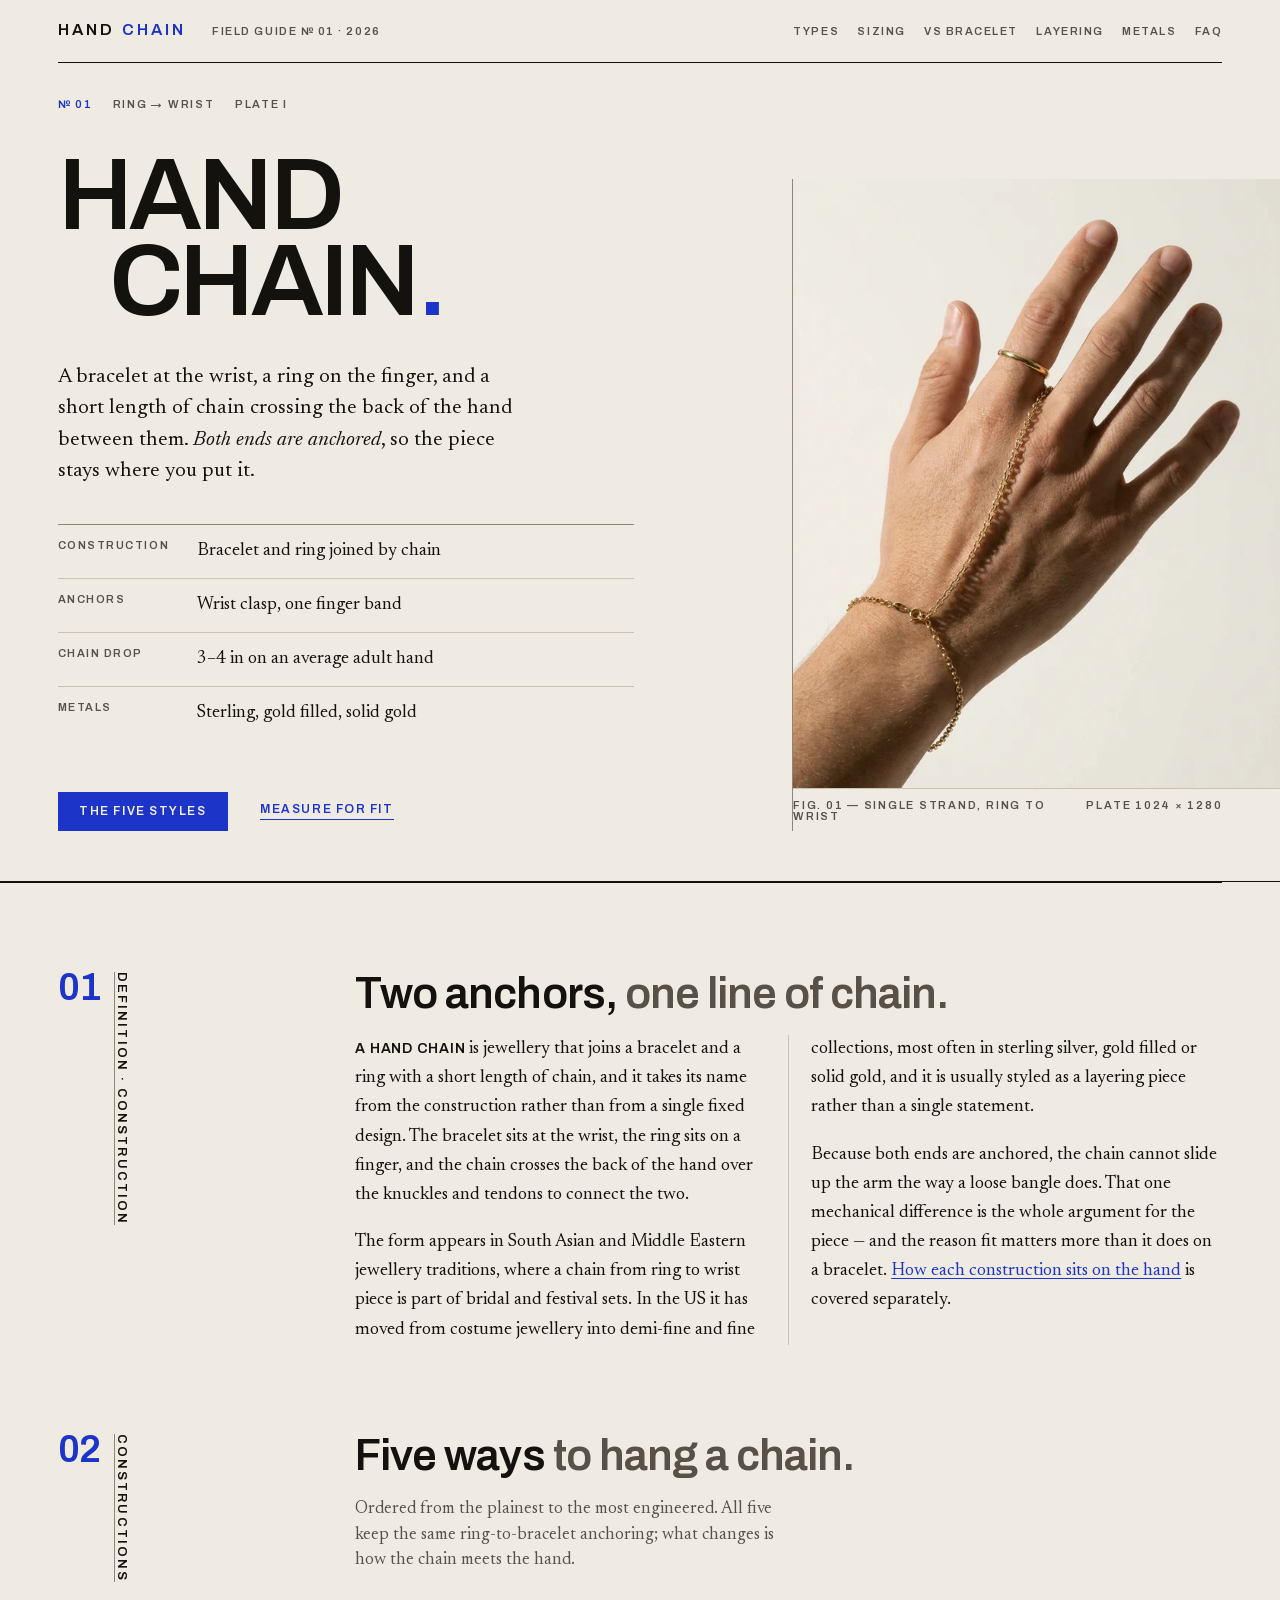
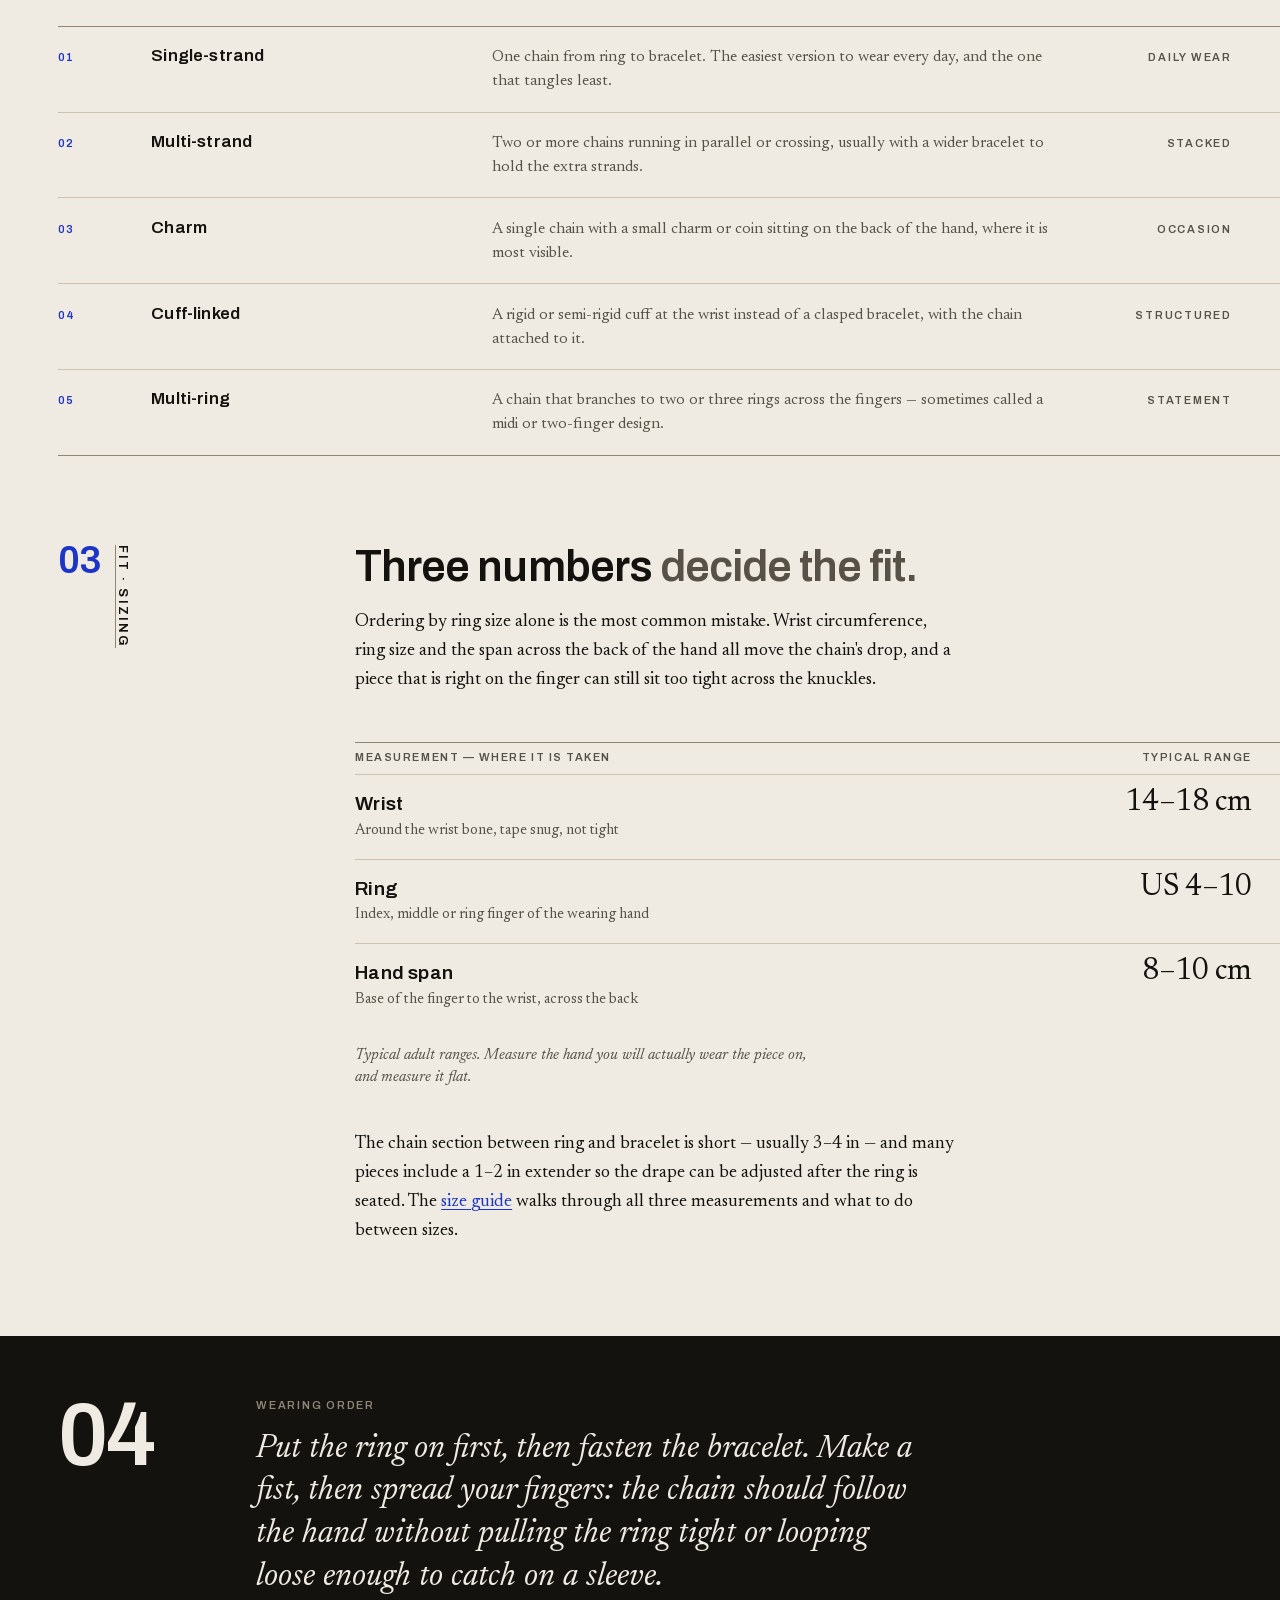
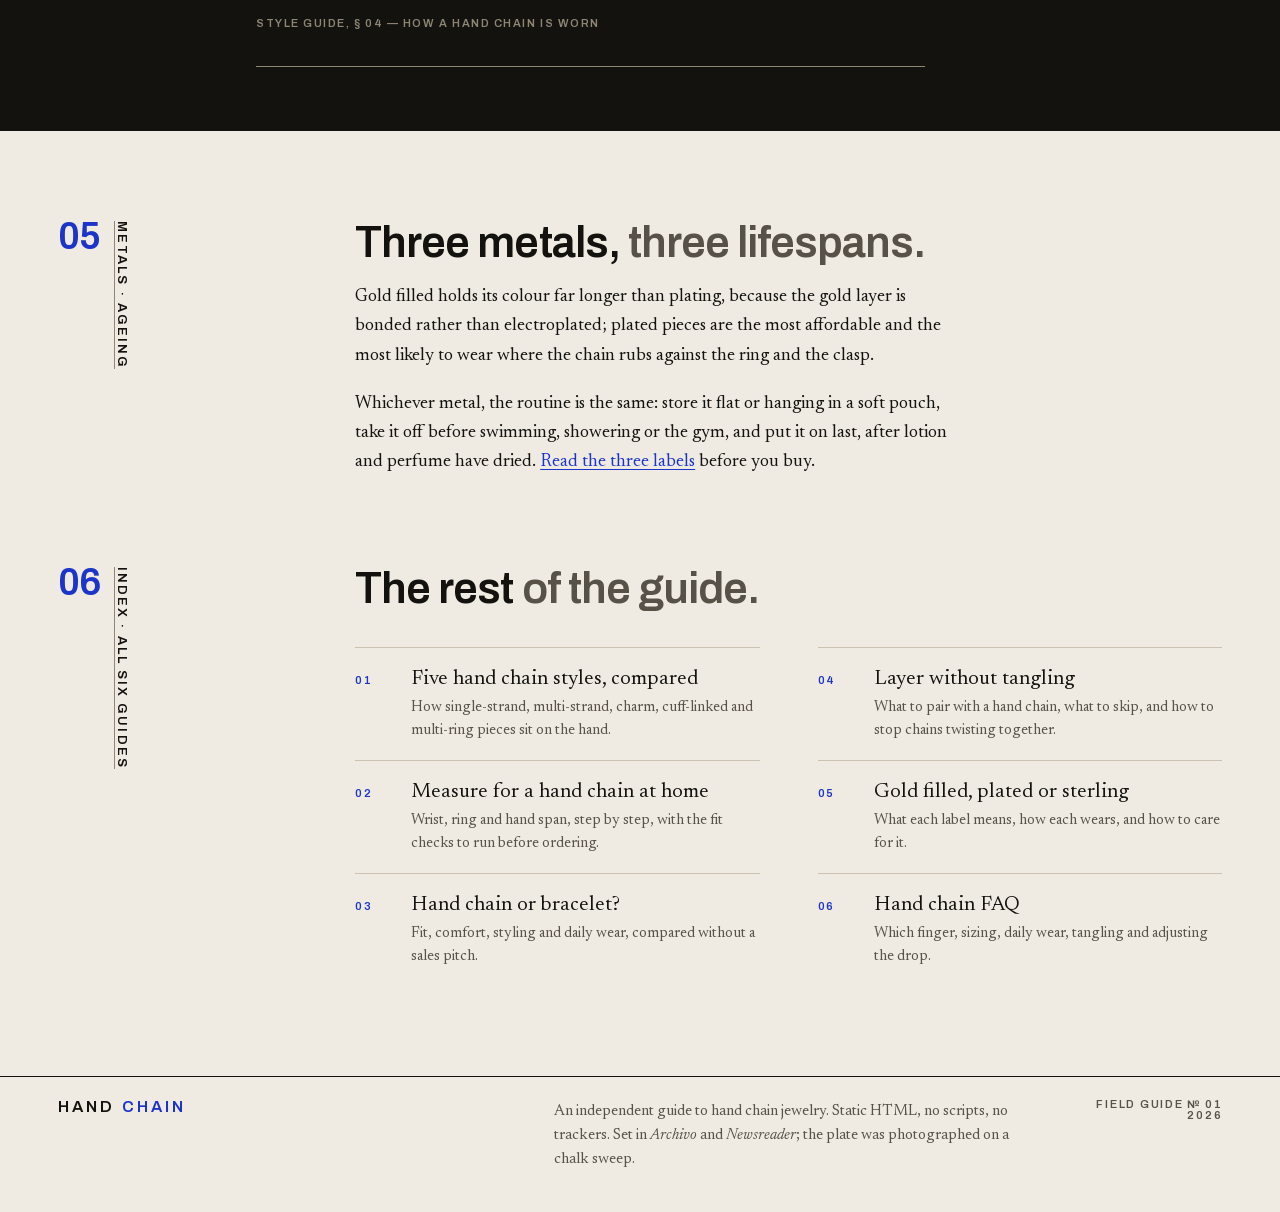
<file: index.html>
<!DOCTYPE html>
<html lang="en">
<head>
<meta charset="utf-8">
<meta name="viewport" content="width=device-width,initial-scale=1">
<title>Hand Chain — What It Is and How to Wear One</title>
<meta name="description" content="A hand chain links a ring to a bracelet across the back of the hand: the constructions, the three measurements that decide fit, and how it wears.">
<link rel="canonical" href="https://hand-chain-dev.digitalbuildr.com/">
<meta property="og:type" content="website">
<meta property="og:site_name" content="Hand Chain">
<meta property="og:title" content="Hand Chain — What It Is and How to Wear One">
<meta property="og:description" content="A hand chain links a ring to a bracelet across the back of the hand: the constructions, the three measurements that decide fit, and how it wears.">
<meta property="og:url" content="https://hand-chain-dev.digitalbuildr.com/">
<meta property="og:image" content="https://hand-chain-dev.digitalbuildr.com/img/hand-chain-plate-1024.webp">
<meta property="og:image:width" content="1024">
<meta property="og:image:height" content="1280">
<meta property="og:image:alt" content="A right hand, back of the hand toward the camera, wearing a fine gold chain from a band on the index finger to a thin bracelet at the wrist, on a chalk-white sweep.">
<meta property="og:locale" content="en_US">
<meta name="twitter:card" content="summary">
<link rel="preload" href="fonts/archivo-600-sub.woff2" as="font" type="font/woff2" crossorigin>
<link rel="preload" href="fonts/newsreader-400-sub.woff2" as="font" type="font/woff2" crossorigin>
<link rel="preload" href="fonts/newsreader-400i-sub.woff2" as="font" type="font/woff2" crossorigin>
<link rel="icon" href="data:image/svg+xml,%3Csvg%20xmlns='http://www.w3.org/2000/svg'%20viewBox='0%200%2032%2032'%3E%3Crect%20width='32'%20height='32'%20fill='%23EFEBE3'/%3E%3Ccircle%20cx='16'%20cy='16'%20r='7.5'%20fill='none'%20stroke='%231C34C8'%20stroke-width='3'/%3E%3C/svg%3E">
<meta name="theme-color" content="#EFEBE3">
<link rel="stylesheet" href="style.css">
<script type="application/ld+json">
{
  "@context": "https://schema.org",
  "@type": "Article",
  "headline": "Hand Chain — What It Is and How to Wear One",
  "description": "A hand chain links a ring to a bracelet across the back of the hand: the constructions, the three measurements that decide fit, and how it wears.",
  "inLanguage": "en-US",
  "datePublished": "2026-11-24",
  "author": {
    "@type": "Organization",
    "name": "Editorial Team"
  },
  "url": "https://hand-chain-dev.digitalbuildr.com/",
  "mainEntityOfPage": {
    "@type": "WebPage",
    "@id": "https://hand-chain-dev.digitalbuildr.com/"
  },
  "image": {
    "@type": "ImageObject",
    "url": "https://hand-chain-dev.digitalbuildr.com/img/hand-chain-plate-1024.webp",
    "width": 1024,
    "height": 1280
  }
}
</script>
</head>
<body>
<a class="skip" href="#main">Skip to content</a>

<header class="wrap">
  <div class="masthead">
    <a class="brand" href="index.html">Hand<span>&nbsp;Chain</span></a>
    <p class="masthead__issue">Field guide № 01 · 2026</p>
    <nav class="masthead__nav" aria-label="Primary">
      <ul>
        <li><a href="types-of-hand-chains.html">Types</a></li>
        <li><a href="how-to-measure-hand-chain-size.html">Sizing</a></li>
        <li><a href="hand-chain-vs-bracelet.html">vs Bracelet</a></li>
        <li><a href="layering-hand-chains.html">Layering</a></li>
        <li><a href="materials-guide.html">Metals</a></li>
        <li><a href="faq.html">FAQ</a></li>
      </ul>
    </nav>
  </div>
</header>

<main id="main">
  <!-- DEVICE 1 oversized display type + DEVICE 2 asymmetry/off-grid + DEVICE 6 image bleed -->
  <section class="wrap hero" aria-labelledby="h1">
    <div class="grid">
      <div class="hero__copy">
        <p class="hero__meta u-label"><b>№ 01</b> <span>Ring &rarr; wrist</span> <span>Plate I</span></p>
        <h1 class="hero__title" id="h1">Hand<span>chain<em>.</em></span></h1>
        <p class="hero__lede">A bracelet at the wrist, a ring on the finger, and a short length of chain crossing the back of the hand between them. <em>Both ends are anchored</em>, so the piece stays where you put it.</p>
      </div>

      <figure class="hero__plate">
        <img src="img/hand-chain-plate-1024.webp"
             srcset="img/hand-chain-plate-640.webp 640w, img/hand-chain-plate-1024.webp 1024w"
             sizes="(max-width: 60rem) 100vw, 40vw"
             width="1024" height="1280"
             fetchpriority="high" decoding="async"
             alt="A right hand, back of the hand toward the camera and palm down, wearing a fine gold chain that runs from a slim band on the index finger, across the back of the hand, to a thin bracelet clasped on the wrist. Raking side light, chalk-white sweep.">
        <figcaption class="u-label"><span>Fig. 01 — single strand, ring to wrist</span><span>Plate 1024 × 1280</span></figcaption>
      </figure>

      <div class="hero__foot">
        <dl class="spec">
          <dt>Construction</dt><dd>Bracelet and ring joined by chain</dd>
          <dt>Anchors</dt><dd>Wrist clasp, one finger band</dd>
          <dt>Chain drop</dt><dd class="u-num">3&ndash;4 in on an average adult hand</dd>
          <dt>Metals</dt><dd>Sterling, gold filled, solid gold</dd>
        </dl>
        <p class="actions">
          <a class="btn" href="types-of-hand-chains.html">The five styles</a>
          <a class="link" href="how-to-measure-hand-chain-size.html">Measure for fit</a>
        </p>
      </div>
    </div>
  </section>

  <!-- DEVICE 3 hairline rule overhanging the measure -->
  <div class="wrap"><hr class="rule rule--overhang"></div>

  <!-- DEVICE 4 margin folio + DEVICE 5 numeral marker -->
  <section class="wrap section" aria-labelledby="what">
    <div class="grid">
      <div class="section__rail">
        <span class="section__num u-num" aria-hidden="true">01</span>
        <a class="folio u-label" href="#what">Definition · construction</a>
      </div>
      <div class="section__body section__body--cols">
        <h2 class="h2" id="what">Two anchors, <em>one line of chain.</em></h2>
        <div class="prose prose--cols">
          <p><span class="runin">A hand chain</span> is jewellery that joins a bracelet and a ring with a short length of chain, and it takes its name from the construction rather than from a single fixed design. The bracelet sits at the wrist, the ring sits on a finger, and the chain crosses the back of the hand over the knuckles and tendons to connect the two.</p>
          <p>The form appears in South Asian and Middle Eastern jewellery traditions, where a chain from ring to wrist piece is part of bridal and festival sets. In the US it has moved from costume jewellery into demi-fine and fine collections, most often in sterling silver, gold filled or solid gold, and it is usually styled as a layering piece rather than a single statement.</p>
          <p>Because both ends are anchored, the chain cannot slide up the arm the way a loose bangle does. That one mechanical difference is the whole argument for the piece &mdash; and the reason fit matters more than it does on a bracelet. <a href="types-of-hand-chains.html">How each construction sits on the hand</a> is covered separately.</p>
        </div>
      </div>
    </div>
  </section>

  <!-- RHYTHM: full-width numbered rows, rules overhanging to the viewport edge -->
  <section class="wrap section section--rows" aria-labelledby="styles">
    <div class="grid">
      <div class="section__rail">
        <span class="section__num u-num" aria-hidden="true">02</span>
        <a class="folio u-label" href="#styles">Constructions</a>
      </div>
      <div class="section__body">
        <h2 class="h2" id="styles">Five ways <em>to hang a chain.</em></h2>
        <p class="deck">Ordered from the plainest to the most engineered. All five keep the same ring-to-bracelet anchoring; what changes is how the chain meets the hand.</p>
      </div>
    </div>
    <ol class="styles">
      <li><span class="styles__num u-label u-num">01</span><h3>Single-strand</h3><p>One chain from ring to bracelet. The easiest version to wear every day, and the one that tangles least.</p><span class="tag u-label">Daily wear</span></li>
      <li><span class="styles__num u-label u-num">02</span><h3>Multi-strand</h3><p>Two or more chains running in parallel or crossing, usually with a wider bracelet to hold the extra strands.</p><span class="tag u-label">Stacked</span></li>
      <li><span class="styles__num u-label u-num">03</span><h3>Charm</h3><p>A single chain with a small charm or coin sitting on the back of the hand, where it is most visible.</p><span class="tag u-label">Occasion</span></li>
      <li><span class="styles__num u-label u-num">04</span><h3>Cuff-linked</h3><p>A rigid or semi-rigid cuff at the wrist instead of a clasped bracelet, with the chain attached to it.</p><span class="tag u-label">Structured</span></li>
      <li><span class="styles__num u-label u-num">05</span><h3>Multi-ring</h3><p>A chain that branches to two or three rings across the fingers &mdash; sometimes called a midi or two-finger design.</p><span class="tag u-label">Statement</span></li>
    </ol>
  </section>

  <!-- RHYTHM: two-column data table, rules and range column bleeding past the right page edge -->
  <section class="wrap section section--fit" aria-labelledby="fit">
    <div class="grid">
      <div class="section__rail">
        <span class="section__num u-num" aria-hidden="true">03</span>
        <a class="folio u-label" href="#fit">Fit · sizing</a>
      </div>
      <div class="section__body">
        <h2 class="h2" id="fit">Three numbers <em>decide the fit.</em></h2>
        <div class="prose">
          <p>Ordering by ring size alone is the most common mistake. Wrist circumference, ring size and the span across the back of the hand all move the chain's drop, and a piece that is right on the finger can still sit too tight across the knuckles.</p>
        </div>
      </div>
    </div>

    <div class="grid">
      <div class="fit-bleed">
        <table class="fit">
          <caption>Typical adult ranges. Measure the hand you will actually wear the piece on, and measure it flat.</caption>
          <thead>
            <tr><th scope="col">Measurement &mdash; where it is taken</th><th scope="col">Typical range</th></tr>
          </thead>
          <tbody>
            <tr><th scope="row"><span class="fit__name">Wrist</span><span class="fit__where">Around the wrist bone, tape snug, not tight</span></th><td class="u-num fit__val">14&ndash;18 cm</td></tr>
            <tr><th scope="row"><span class="fit__name">Ring</span><span class="fit__where">Index, middle or ring finger of the wearing hand</span></th><td class="u-num fit__val">US 4&ndash;10</td></tr>
            <tr><th scope="row"><span class="fit__name">Hand span</span><span class="fit__where">Base of the finger to the wrist, across the back</span></th><td class="u-num fit__val">8&ndash;10 cm</td></tr>
          </tbody>
        </table>
      </div>
    </div>

    <div class="grid">
      <div class="fit__note">
        <p>The chain section between ring and bracelet is short &mdash; usually <span class="u-num">3&ndash;4 in</span> &mdash; and many pieces include a <span class="u-num">1&ndash;2 in</span> extender so the drape can be adjusted after the ring is seated. The <a href="how-to-measure-hand-chain-size.html">size guide</a> walks through all three measurements and what to do between sizes.</p>
      </div>
    </div>
  </section>

  <!-- DEVICE 7 grid break: dark band, heading starts at column 3 -->
  <section class="band" aria-labelledby="wear">
    <div class="wrap">
      <div class="grid">
        <span class="band__num u-num" aria-hidden="true">04</span>
        <div class="band__body">
          <h2 class="u-label band__kicker" id="wear">Wearing order</h2>
          <blockquote>
            <p>Put the ring on first, then fasten the bracelet. Make a fist, then spread your fingers: the chain should follow the hand without pulling the ring tight or looping loose enough to catch on a sleeve.</p>
            <cite>Style guide, § 04 — how a hand chain is worn</cite>
          </blockquote>
          <hr class="rule rule--accent">
        </div>
      </div>
    </div>
  </section>

  <section class="wrap section" aria-labelledby="metals">
    <div class="grid">
      <div class="section__rail">
        <span class="section__num u-num" aria-hidden="true">05</span>
        <a class="folio u-label" href="#metals">Metals · ageing</a>
      </div>
      <div class="section__body">
        <h2 class="h2" id="metals">Three metals, <em>three lifespans.</em></h2>
        <div class="prose">
          <p>Gold filled holds its colour far longer than plating, because the gold layer is bonded rather than electroplated; plated pieces are the most affordable and the most likely to wear where the chain rubs against the ring and the clasp.</p>
          <p>Whichever metal, the routine is the same: store it flat or hanging in a soft pouch, take it off before swimming, showering or the gym, and put it on last, after lotion and perfume have dried. <a href="materials-guide.html">Read the three labels</a> before you buy.</p>
        </div>
      </div>
    </div>
  </section>

  <!-- RHYTHM: two-column index, six guides set three-and-three -->
  <section class="wrap section section--index" aria-labelledby="guides">
    <div class="grid">
      <div class="section__rail">
        <span class="section__num u-num" aria-hidden="true">06</span>
        <a class="folio u-label" href="#guides">Index · all six guides</a>
      </div>
      <div class="section__body section__body--wide">
        <h2 class="h2" id="guides">The rest <em>of the guide.</em></h2>
        <ol class="index">
          <li><a href="types-of-hand-chains.html"><span class="index__num u-label u-num">01</span><span class="index__text"><span class="index__title">Five hand chain styles, compared</span><span class="index__gist">How single-strand, multi-strand, charm, cuff-linked and multi-ring pieces sit on the hand.</span></span></a></li>
          <li><a href="how-to-measure-hand-chain-size.html"><span class="index__num u-label u-num">02</span><span class="index__text"><span class="index__title">Measure for a hand chain at home</span><span class="index__gist">Wrist, ring and hand span, step by step, with the fit checks to run before ordering.</span></span></a></li>
          <li><a href="hand-chain-vs-bracelet.html"><span class="index__num u-label u-num">03</span><span class="index__text"><span class="index__title">Hand chain or bracelet?</span><span class="index__gist">Fit, comfort, styling and daily wear, compared without a sales pitch.</span></span></a></li>
          <li><a href="layering-hand-chains.html"><span class="index__num u-label u-num">04</span><span class="index__text"><span class="index__title">Layer without tangling</span><span class="index__gist">What to pair with a hand chain, what to skip, and how to stop chains twisting together.</span></span></a></li>
          <li><a href="materials-guide.html"><span class="index__num u-label u-num">05</span><span class="index__text"><span class="index__title">Gold filled, plated or sterling</span><span class="index__gist">What each label means, how each wears, and how to care for it.</span></span></a></li>
          <li><a href="faq.html"><span class="index__num u-label u-num">06</span><span class="index__text"><span class="index__title">Hand chain FAQ</span><span class="index__gist">Which finger, sizing, daily wear, tangling and adjusting the drop.</span></span></a></li>
        </ol>
      </div>
    </div>
  </section>
</main>

<footer class="wrap foot">
  <div class="grid">
    <p class="foot__brand brand">Hand<span>&nbsp;Chain</span></p>
    <p class="foot__colophon">An independent guide to hand chain jewelry. Static HTML, no scripts, no trackers. Set in <em>Archivo</em> and <em>Newsreader</em>; the plate was photographed on a chalk sweep.</p>
    <p class="foot__meta u-label">Field guide № 01<br>2026</p>
  </div>
</footer>
</body>
</html>
</file>
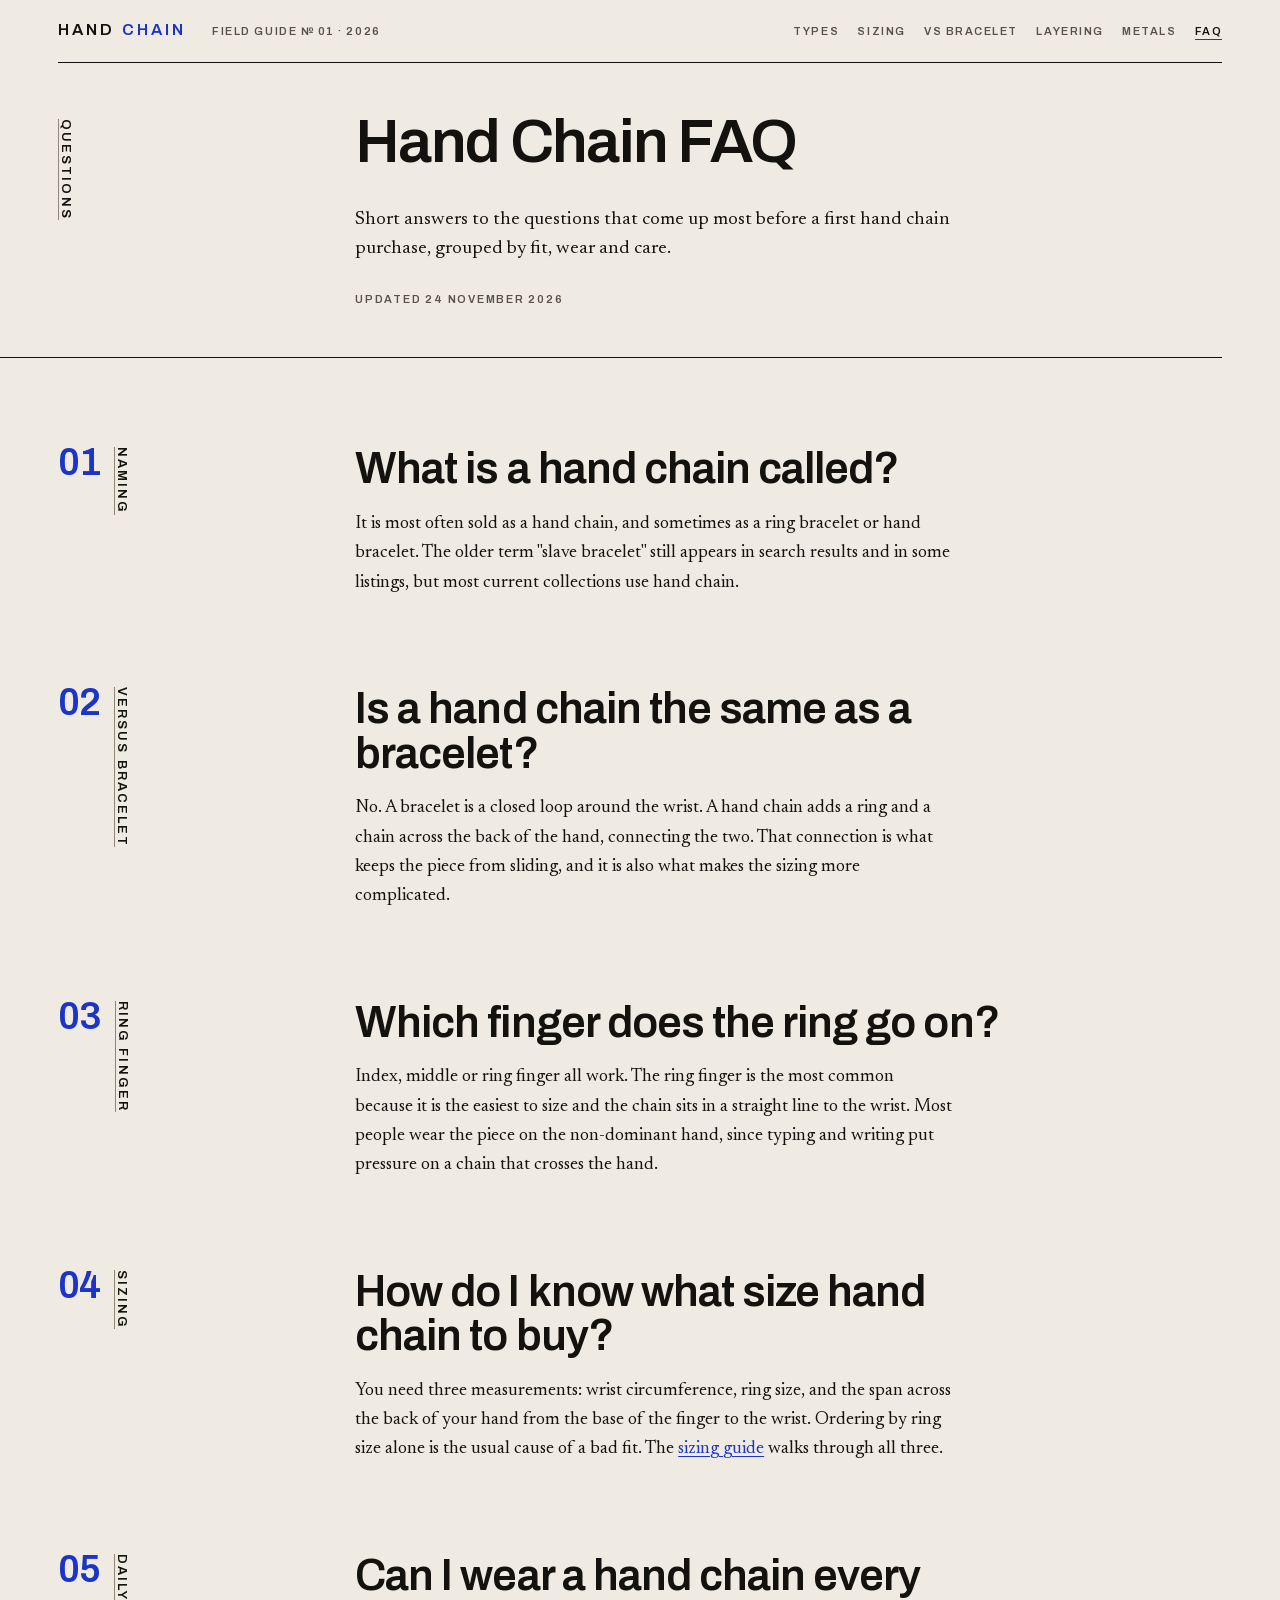
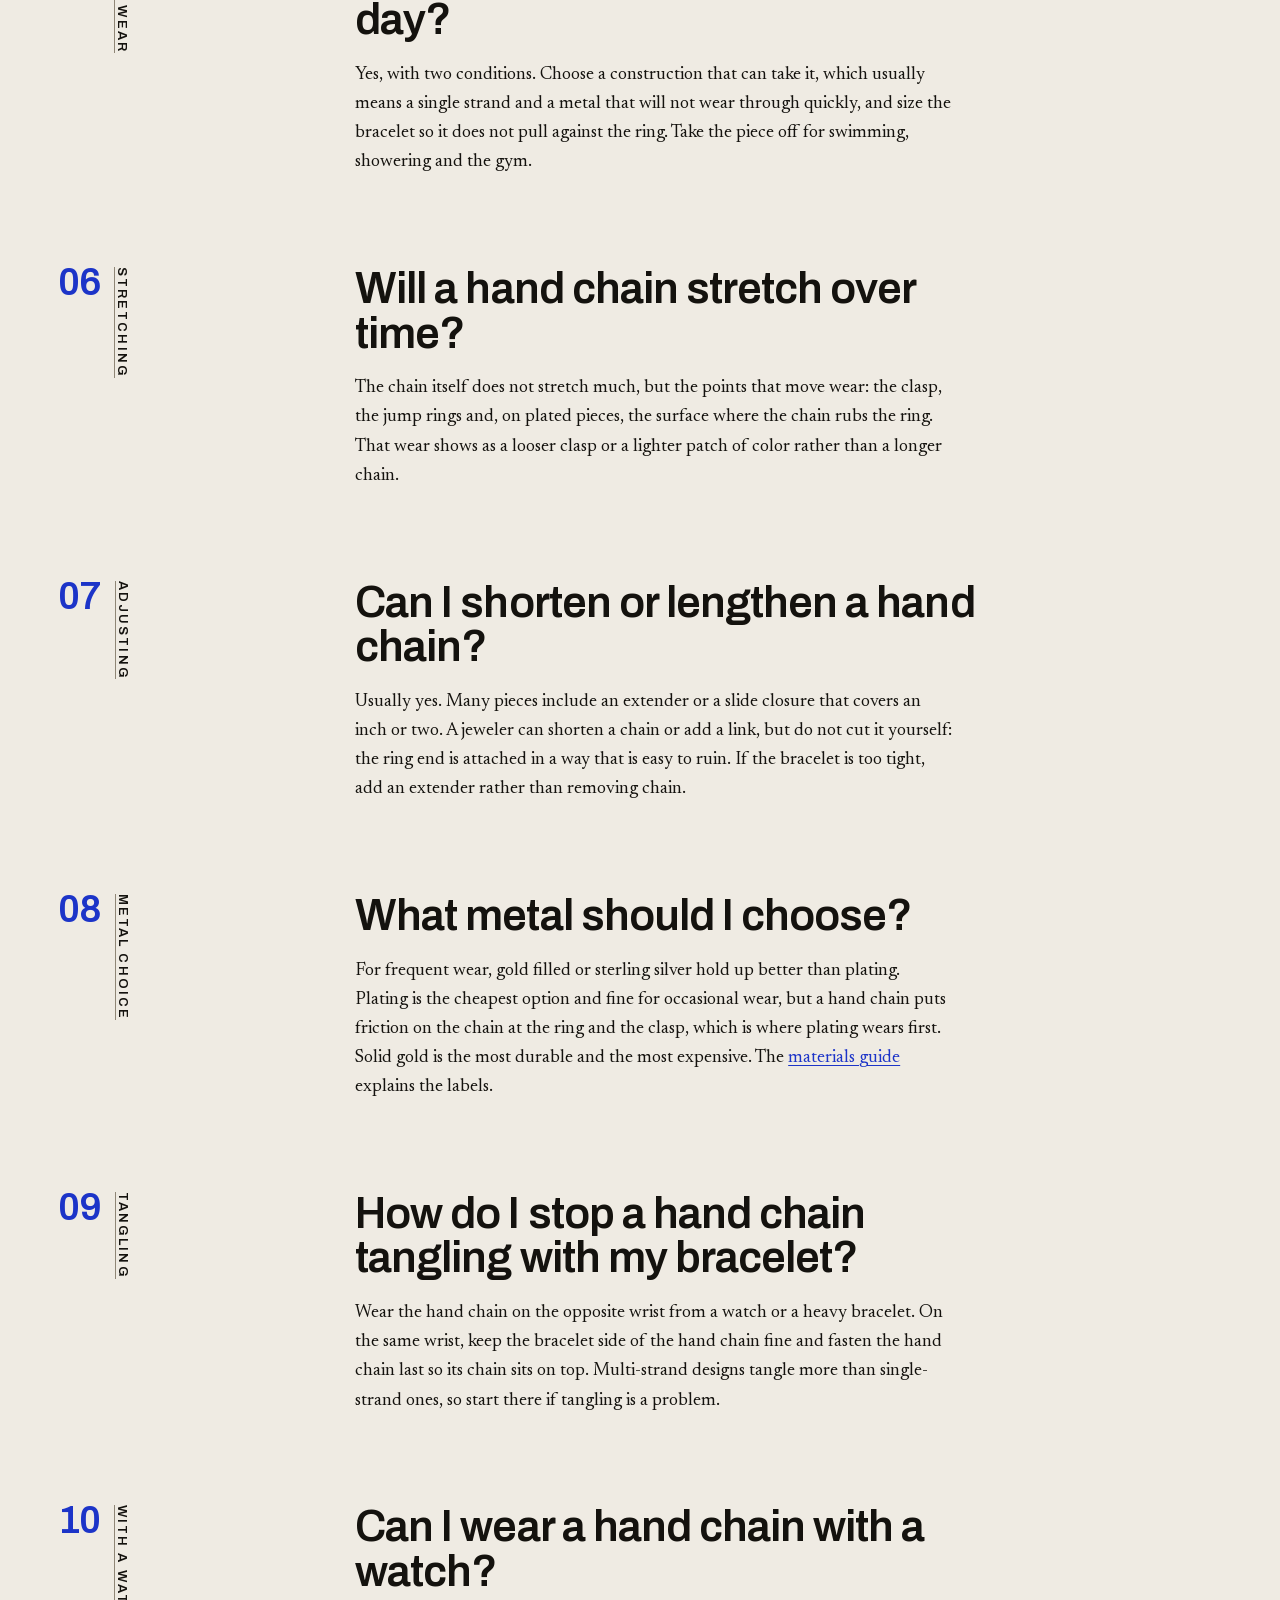
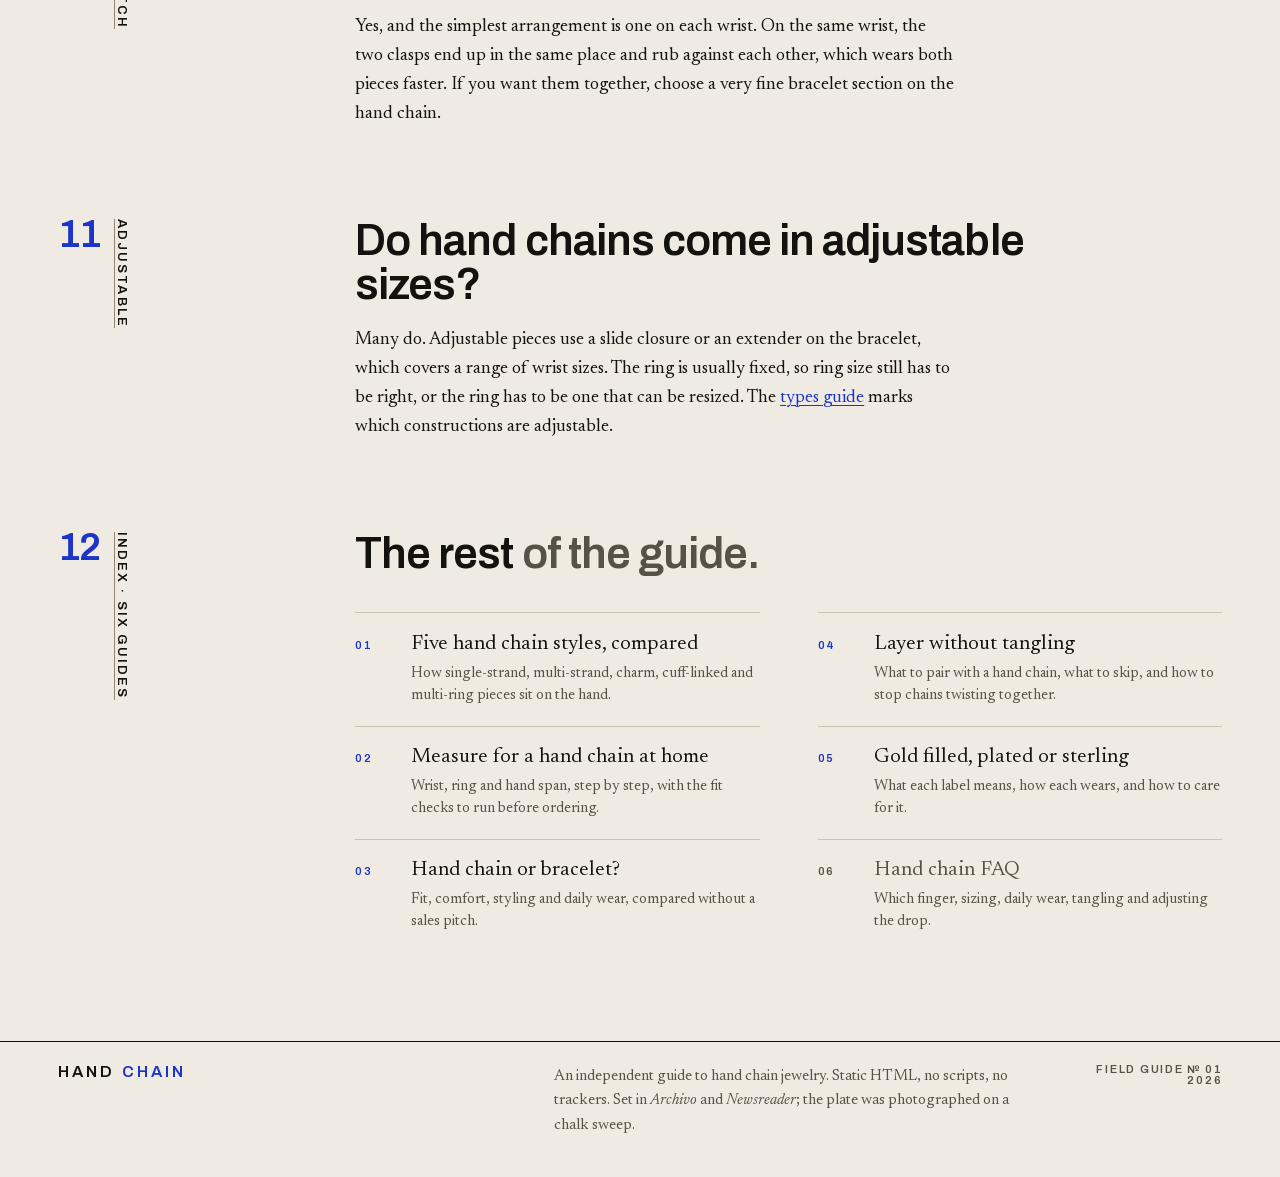
<file: faq.html>
<!DOCTYPE html>
<html lang="en">
<head>
<meta charset="utf-8">
<meta name="viewport" content="width=device-width,initial-scale=1">
<title>Hand Chain FAQ: Sizing, Fit, Care and Styling</title>
<meta name="description" content="Answers to the questions people ask before buying a hand chain: which finger, how to size it, daily wear, materials, tangling and adjusting the fit.">
<link rel="canonical" href="https://hand-chain-dev.digitalbuildr.com/faq.html">
<meta property="og:type" content="article">
<meta property="og:site_name" content="Hand Chain">
<meta property="og:title" content="Hand Chain FAQ: Sizing, Fit, Care and Styling">
<meta property="og:description" content="Answers to the questions people ask before buying a hand chain: which finger, how to size it, daily wear, materials, tangling and adjusting the fit.">
<meta property="og:url" content="https://hand-chain-dev.digitalbuildr.com/faq.html">
<meta property="og:image" content="https://hand-chain-dev.digitalbuildr.com/img/hand-chain-plate-1024.webp">
<meta property="og:image:width" content="1024">
<meta property="og:image:height" content="1280">
<meta property="og:image:alt" content="A right hand, back of the hand toward the camera, wearing a fine gold chain from a band on the index finger to a thin bracelet at the wrist, on a chalk-white sweep.">
<meta property="og:locale" content="en_US">
<meta name="twitter:card" content="summary">
<link rel="preload" href="fonts/archivo-600-sub.woff2" as="font" type="font/woff2" crossorigin>
<link rel="preload" href="fonts/newsreader-400-sub.woff2" as="font" type="font/woff2" crossorigin>
<link rel="icon" href="data:image/svg+xml,%3Csvg%20xmlns='http://www.w3.org/2000/svg'%20viewBox='0%200%2032%2032'%3E%3Crect%20width='32'%20height='32'%20fill='%23EFEBE3'/%3E%3Ccircle%20cx='16'%20cy='16'%20r='7.5'%20fill='none'%20stroke='%231C34C8'%20stroke-width='3'/%3E%3C/svg%3E">
<meta name="theme-color" content="#EFEBE3">
<link rel="stylesheet" href="style.css">
<script type="application/ld+json">
{
  "@context": "https://schema.org",
  "@type": "FAQPage",
  "inLanguage": "en-US",
  "datePublished": "2026-11-24",
  "mainEntity": [
    {
      "@type": "Question",
      "name": "What is a hand chain called?",
      "acceptedAnswer": {
        "@type": "Answer",
        "text": "It is most often sold as a hand chain, and sometimes as a ring bracelet or hand bracelet. The older term \"slave bracelet\" still appears in search results and in some listings, but most current collections use hand chain."
      }
    },
    {
      "@type": "Question",
      "name": "Is a hand chain the same as a bracelet?",
      "acceptedAnswer": {
        "@type": "Answer",
        "text": "No. A bracelet is a closed loop around the wrist. A hand chain adds a ring and a chain across the back of the hand, connecting the two. That connection is what keeps the piece from sliding, and it is also what makes the sizing more complicated."
      }
    },
    {
      "@type": "Question",
      "name": "Which finger does the ring go on?",
      "acceptedAnswer": {
        "@type": "Answer",
        "text": "Index, middle or ring finger all work. The ring finger is the most common because it is the easiest to size and the chain sits in a straight line to the wrist. Most people wear the piece on the non-dominant hand, since typing and writing put pressure on a chain that crosses the hand."
      }
    },
    {
      "@type": "Question",
      "name": "How do I know what size hand chain to buy?",
      "acceptedAnswer": {
        "@type": "Answer",
        "text": "You need three measurements: wrist circumference, ring size, and the span across the back of your hand from the base of the finger to the wrist. Ordering by ring size alone is the usual cause of a bad fit."
      }
    },
    {
      "@type": "Question",
      "name": "Can I wear a hand chain every day?",
      "acceptedAnswer": {
        "@type": "Answer",
        "text": "Yes, with two conditions. Choose a construction that can take it, which usually means a single strand and a metal that will not wear through quickly, and size the bracelet so it does not pull against the ring. Take the piece off for swimming, showering and the gym."
      }
    },
    {
      "@type": "Question",
      "name": "Will a hand chain stretch over time?",
      "acceptedAnswer": {
        "@type": "Answer",
        "text": "The chain itself does not stretch much, but the points that move wear: the clasp, the jump rings and, on plated pieces, the surface where the chain rubs the ring. That wear shows as a looser clasp or a lighter patch of color rather than a longer chain."
      }
    },
    {
      "@type": "Question",
      "name": "Can I shorten or lengthen a hand chain?",
      "acceptedAnswer": {
        "@type": "Answer",
        "text": "Usually yes. Many pieces include an extender or a slide closure that covers an inch or two. A jeweler can shorten a chain or add a link, but do not cut it yourself: the ring end is attached in a way that is easy to ruin. If the bracelet is too tight, add an extender rather than removing chain."
      }
    },
    {
      "@type": "Question",
      "name": "What metal should I choose?",
      "acceptedAnswer": {
        "@type": "Answer",
        "text": "For frequent wear, gold filled or sterling silver hold up better than plating. Plating is the cheapest option and fine for occasional wear, but a hand chain puts friction on the chain at the ring and the clasp, which is where plating wears first. Solid gold is the most durable and the most expensive."
      }
    },
    {
      "@type": "Question",
      "name": "How do I stop a hand chain tangling with my bracelet?",
      "acceptedAnswer": {
        "@type": "Answer",
        "text": "Wear the hand chain on the opposite wrist from a watch or a heavy bracelet. On the same wrist, keep the bracelet side of the hand chain fine and fasten the hand chain last so its chain sits on top. Multi-strand designs tangle more than single-strand ones, so start there if tangling is a problem."
      }
    },
    {
      "@type": "Question",
      "name": "Can I wear a hand chain with a watch?",
      "acceptedAnswer": {
        "@type": "Answer",
        "text": "Yes, and the simplest arrangement is one on each wrist. On the same wrist, the two clasps end up in the same place and rub against each other, which wears both pieces faster. If you want them together, choose a very fine bracelet section on the hand chain."
      }
    },
    {
      "@type": "Question",
      "name": "Do hand chains come in adjustable sizes?",
      "acceptedAnswer": {
        "@type": "Answer",
        "text": "Many do. Adjustable pieces use a slide closure or an extender on the bracelet, which covers a range of wrist sizes. The ring is usually fixed, so ring size still has to be right, or the ring has to be one that can be resized."
      }
    }
  ],
  "url": "https://hand-chain-dev.digitalbuildr.com/faq.html",
  "mainEntityOfPage": {
    "@type": "WebPage",
    "@id": "https://hand-chain-dev.digitalbuildr.com/faq.html"
  },
  "image": {
    "@type": "ImageObject",
    "url": "https://hand-chain-dev.digitalbuildr.com/img/hand-chain-plate-1024.webp",
    "width": 1024,
    "height": 1280
  }
}
</script>
</head>

<body>
<a class="skip" href="#main">Skip to content</a>

<header class="wrap">
  <div class="masthead">
    <a class="brand" href="index.html">Hand<span>&nbsp;Chain</span></a>
    <p class="masthead__issue">Field guide № 01 · 2026</p>
    <nav class="masthead__nav" aria-label="Primary">
      <ul>
        <li><a href="types-of-hand-chains.html">Types</a></li>
        <li><a href="how-to-measure-hand-chain-size.html">Sizing</a></li>
        <li><a href="hand-chain-vs-bracelet.html">vs Bracelet</a></li>
        <li><a href="layering-hand-chains.html">Layering</a></li>
        <li><a href="materials-guide.html">Metals</a></li>
        <li><a href="faq.html" aria-current="page">FAQ</a></li>
      </ul>
    </nav>
  </div>
</header>


<main id="main">
  <section class="wrap page" aria-labelledby="h1">
    <div class="grid">
      <div class="section__rail page__rail">
        <p class="folio u-label">Questions</p>
      </div>
      <div class="page__body">
        <h1 class="page__title" id="h1">Hand Chain FAQ</h1>
        <div class="page__lede">
<p>Short answers to the questions that come up most before a first hand chain purchase, grouped by fit, wear and care.</p>
        </div>
        <p class="page__meta u-label">Updated <time datetime="2026-11-24">24 November 2026</time></p>
      </div>
    </div>
  </section>

  <div class="wrap"><hr class="rule rule--overhang"></div>

  <section class="wrap section" aria-labelledby="what-is-a-hand-chain-called">
    <div class="grid">
      <div class="section__rail">
        <span class="section__num u-num" aria-hidden="true">01</span>
        <a class="folio u-label" href="#what-is-a-hand-chain-called">Naming</a>
      </div>
      <div class="section__body">
        <h2 class="h2" id="what-is-a-hand-chain-called">What is a hand chain called?</h2>
        <div class="prose">
<p>It is most often sold as a hand chain, and sometimes as a ring bracelet or hand bracelet. The older term "slave bracelet" still appears in search results and in some listings, but most current collections use hand chain.</p>
        </div>
      </div>
    </div>
  </section>

  <section class="wrap section" aria-labelledby="is-a-hand-chain-the-same-as-a-bracelet">
    <div class="grid">
      <div class="section__rail">
        <span class="section__num u-num" aria-hidden="true">02</span>
        <a class="folio u-label" href="#is-a-hand-chain-the-same-as-a-bracelet">Versus bracelet</a>
      </div>
      <div class="section__body">
        <h2 class="h2" id="is-a-hand-chain-the-same-as-a-bracelet">Is a hand chain the same as a bracelet?</h2>
        <div class="prose">
<p>No. A bracelet is a closed loop around the wrist. A hand chain adds a ring and a chain across the back of the hand, connecting the two. That connection is what keeps the piece from sliding, and it is also what makes the sizing more complicated.</p>
        </div>
      </div>
    </div>
  </section>

  <section class="wrap section" aria-labelledby="which-finger-does-the-ring-go-on">
    <div class="grid">
      <div class="section__rail">
        <span class="section__num u-num" aria-hidden="true">03</span>
        <a class="folio u-label" href="#which-finger-does-the-ring-go-on">Ring finger</a>
      </div>
      <div class="section__body">
        <h2 class="h2" id="which-finger-does-the-ring-go-on">Which finger does the ring go on?</h2>
        <div class="prose">
<p>Index, middle or ring finger all work. The ring finger is the most common because it is the easiest to size and the chain sits in a straight line to the wrist. Most people wear the piece on the non-dominant hand, since typing and writing put pressure on a chain that crosses the hand.</p>
        </div>
      </div>
    </div>
  </section>

  <section class="wrap section" aria-labelledby="how-do-i-know-what-size-hand-chain-to-buy">
    <div class="grid">
      <div class="section__rail">
        <span class="section__num u-num" aria-hidden="true">04</span>
        <a class="folio u-label" href="#how-do-i-know-what-size-hand-chain-to-buy">Sizing</a>
      </div>
      <div class="section__body">
        <h2 class="h2" id="how-do-i-know-what-size-hand-chain-to-buy">How do I know what size hand chain to buy?</h2>
        <div class="prose">
<p>You need three measurements: wrist circumference, ring size, and the span across the back of your hand from the base of the finger to the wrist. Ordering by ring size alone is the usual cause of a bad fit. The <a href="how-to-measure-hand-chain-size.html">sizing guide</a> walks through all three.</p>
        </div>
      </div>
    </div>
  </section>

  <section class="wrap section" aria-labelledby="can-i-wear-a-hand-chain-every-day">
    <div class="grid">
      <div class="section__rail">
        <span class="section__num u-num" aria-hidden="true">05</span>
        <a class="folio u-label" href="#can-i-wear-a-hand-chain-every-day">Daily wear</a>
      </div>
      <div class="section__body">
        <h2 class="h2" id="can-i-wear-a-hand-chain-every-day">Can I wear a hand chain every day?</h2>
        <div class="prose">
<p>Yes, with two conditions. Choose a construction that can take it, which usually means a single strand and a metal that will not wear through quickly, and size the bracelet so it does not pull against the ring. Take the piece off for swimming, showering and the gym.</p>
        </div>
      </div>
    </div>
  </section>

  <section class="wrap section" aria-labelledby="will-a-hand-chain-stretch-over-time">
    <div class="grid">
      <div class="section__rail">
        <span class="section__num u-num" aria-hidden="true">06</span>
        <a class="folio u-label" href="#will-a-hand-chain-stretch-over-time">Stretching</a>
      </div>
      <div class="section__body">
        <h2 class="h2" id="will-a-hand-chain-stretch-over-time">Will a hand chain stretch over time?</h2>
        <div class="prose">
<p>The chain itself does not stretch much, but the points that move wear: the clasp, the jump rings and, on plated pieces, the surface where the chain rubs the ring. That wear shows as a looser clasp or a lighter patch of color rather than a longer chain.</p>
        </div>
      </div>
    </div>
  </section>

  <section class="wrap section" aria-labelledby="can-i-shorten-or-lengthen-a-hand-chain">
    <div class="grid">
      <div class="section__rail">
        <span class="section__num u-num" aria-hidden="true">07</span>
        <a class="folio u-label" href="#can-i-shorten-or-lengthen-a-hand-chain">Adjusting</a>
      </div>
      <div class="section__body">
        <h2 class="h2" id="can-i-shorten-or-lengthen-a-hand-chain">Can I shorten or lengthen a hand chain?</h2>
        <div class="prose">
<p>Usually yes. Many pieces include an extender or a slide closure that covers an inch or two. A jeweler can shorten a chain or add a link, but do not cut it yourself: the ring end is attached in a way that is easy to ruin. If the bracelet is too tight, add an extender rather than removing chain.</p>
        </div>
      </div>
    </div>
  </section>

  <section class="wrap section" aria-labelledby="what-metal-should-i-choose">
    <div class="grid">
      <div class="section__rail">
        <span class="section__num u-num" aria-hidden="true">08</span>
        <a class="folio u-label" href="#what-metal-should-i-choose">Metal choice</a>
      </div>
      <div class="section__body">
        <h2 class="h2" id="what-metal-should-i-choose">What metal should I choose?</h2>
        <div class="prose">
<p>For frequent wear, gold filled or sterling silver hold up better than plating. Plating is the cheapest option and fine for occasional wear, but a hand chain puts friction on the chain at the ring and the clasp, which is where plating wears first. Solid gold is the most durable and the most expensive. The <a href="materials-guide.html">materials guide</a> explains the labels.</p>
        </div>
      </div>
    </div>
  </section>

  <section class="wrap section" aria-labelledby="how-do-i-stop-a-hand-chain-tangling-with-my-bracelet">
    <div class="grid">
      <div class="section__rail">
        <span class="section__num u-num" aria-hidden="true">09</span>
        <a class="folio u-label" href="#how-do-i-stop-a-hand-chain-tangling-with-my-bracelet">Tangling</a>
      </div>
      <div class="section__body">
        <h2 class="h2" id="how-do-i-stop-a-hand-chain-tangling-with-my-bracelet">How do I stop a hand chain tangling with my bracelet?</h2>
        <div class="prose">
<p>Wear the hand chain on the opposite wrist from a watch or a heavy bracelet. On the same wrist, keep the bracelet side of the hand chain fine and fasten the hand chain last so its chain sits on top. Multi-strand designs tangle more than single-strand ones, so start there if tangling is a problem.</p>
        </div>
      </div>
    </div>
  </section>

  <section class="wrap section" aria-labelledby="can-i-wear-a-hand-chain-with-a-watch">
    <div class="grid">
      <div class="section__rail">
        <span class="section__num u-num" aria-hidden="true">10</span>
        <a class="folio u-label" href="#can-i-wear-a-hand-chain-with-a-watch">With a watch</a>
      </div>
      <div class="section__body">
        <h2 class="h2" id="can-i-wear-a-hand-chain-with-a-watch">Can I wear a hand chain with a watch?</h2>
        <div class="prose">
<p>Yes, and the simplest arrangement is one on each wrist. On the same wrist, the two clasps end up in the same place and rub against each other, which wears both pieces faster. If you want them together, choose a very fine bracelet section on the hand chain.</p>
        </div>
      </div>
    </div>
  </section>

  <section class="wrap section" aria-labelledby="do-hand-chains-come-in-adjustable-sizes">
    <div class="grid">
      <div class="section__rail">
        <span class="section__num u-num" aria-hidden="true">11</span>
        <a class="folio u-label" href="#do-hand-chains-come-in-adjustable-sizes">Adjustable</a>
      </div>
      <div class="section__body">
        <h2 class="h2" id="do-hand-chains-come-in-adjustable-sizes">Do hand chains come in adjustable sizes?</h2>
        <div class="prose">
<p>Many do. Adjustable pieces use a slide closure or an extender on the bracelet, which covers a range of wrist sizes. The ring is usually fixed, so ring size still has to be right, or the ring has to be one that can be resized. The <a href="types-of-hand-chains.html">types guide</a> marks which constructions are adjustable.</p>
        </div>
      </div>
    </div>
  </section>

  <section class="wrap section section--index" aria-labelledby="guides">
    <div class="grid">
      <div class="section__rail">
        <span class="section__num u-num" aria-hidden="true">12</span>
        <a class="folio u-label" href="#guides">Index · six guides</a>
      </div>
      <div class="section__body section__body--wide">
        <h2 class="h2" id="guides">The rest <em>of the guide.</em></h2>
        <ol class="index">
          <li><a href="types-of-hand-chains.html"><span class="index__num u-label u-num">01</span><span class="index__text"><span class="index__title">Five hand chain styles, compared</span><span class="index__gist">How single-strand, multi-strand, charm, cuff-linked and multi-ring pieces sit on the hand.</span></span></a></li>
          <li><a href="how-to-measure-hand-chain-size.html"><span class="index__num u-label u-num">02</span><span class="index__text"><span class="index__title">Measure for a hand chain at home</span><span class="index__gist">Wrist, ring and hand span, step by step, with the fit checks to run before ordering.</span></span></a></li>
          <li><a href="hand-chain-vs-bracelet.html"><span class="index__num u-label u-num">03</span><span class="index__text"><span class="index__title">Hand chain or bracelet?</span><span class="index__gist">Fit, comfort, styling and daily wear, compared without a sales pitch.</span></span></a></li>
          <li><a href="layering-hand-chains.html"><span class="index__num u-label u-num">04</span><span class="index__text"><span class="index__title">Layer without tangling</span><span class="index__gist">What to pair with a hand chain, what to skip, and how to stop chains twisting together.</span></span></a></li>
          <li><a href="materials-guide.html"><span class="index__num u-label u-num">05</span><span class="index__text"><span class="index__title">Gold filled, plated or sterling</span><span class="index__gist">What each label means, how each wears, and how to care for it.</span></span></a></li>
          <li><a href="faq.html" aria-current="page"><span class="index__num u-label u-num">06</span><span class="index__text"><span class="index__title">Hand chain FAQ</span><span class="index__gist">Which finger, sizing, daily wear, tangling and adjusting the drop.</span></span></a></li>
        </ol>
      </div>
    </div>
  </section>

</main>

<footer class="wrap foot">
  <div class="grid">
    <p class="foot__brand brand">Hand<span>&nbsp;Chain</span></p>
    <p class="foot__colophon">An independent guide to hand chain jewelry. Static HTML, no scripts, no trackers. Set in <em>Archivo</em> and <em>Newsreader</em>; the plate was photographed on a chalk sweep.</p>
    <p class="foot__meta u-label">Field guide № 01<br>2026</p>
  </div>
</footer>
</body>
</html>
</file>
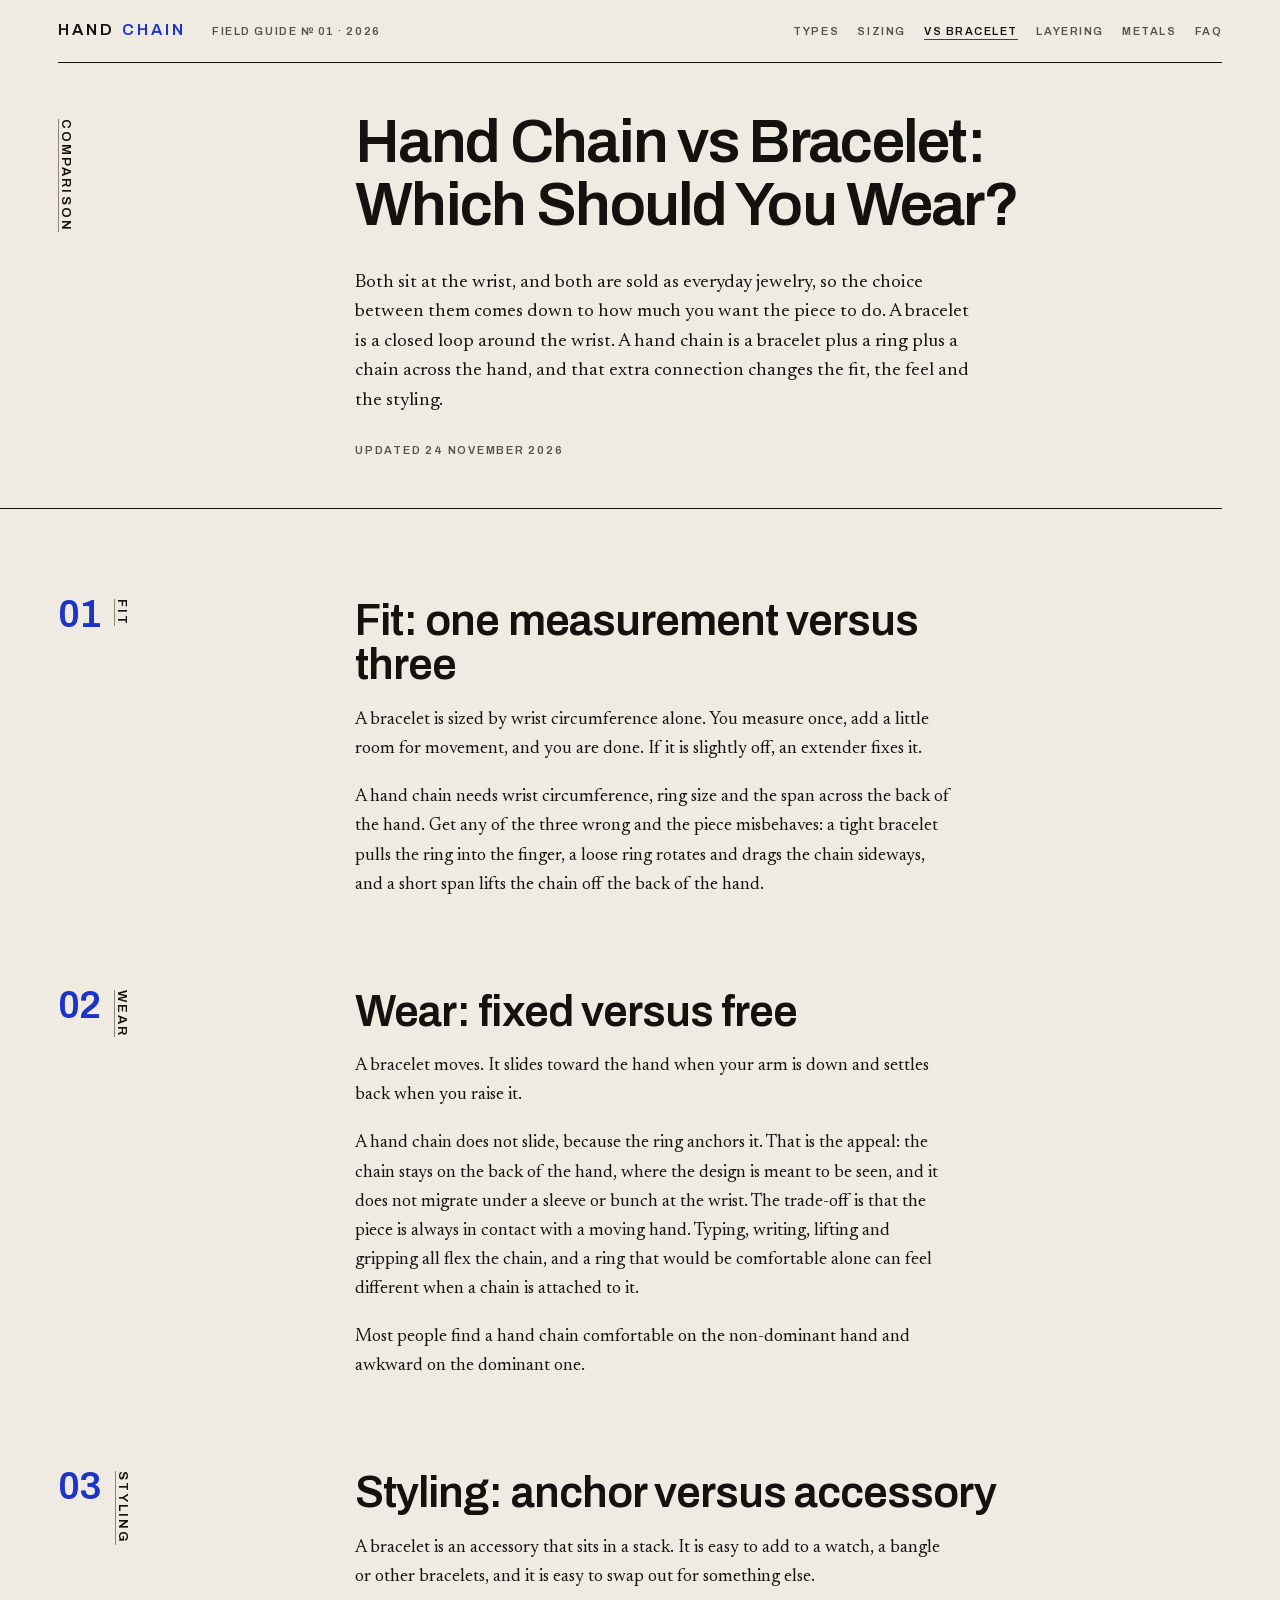
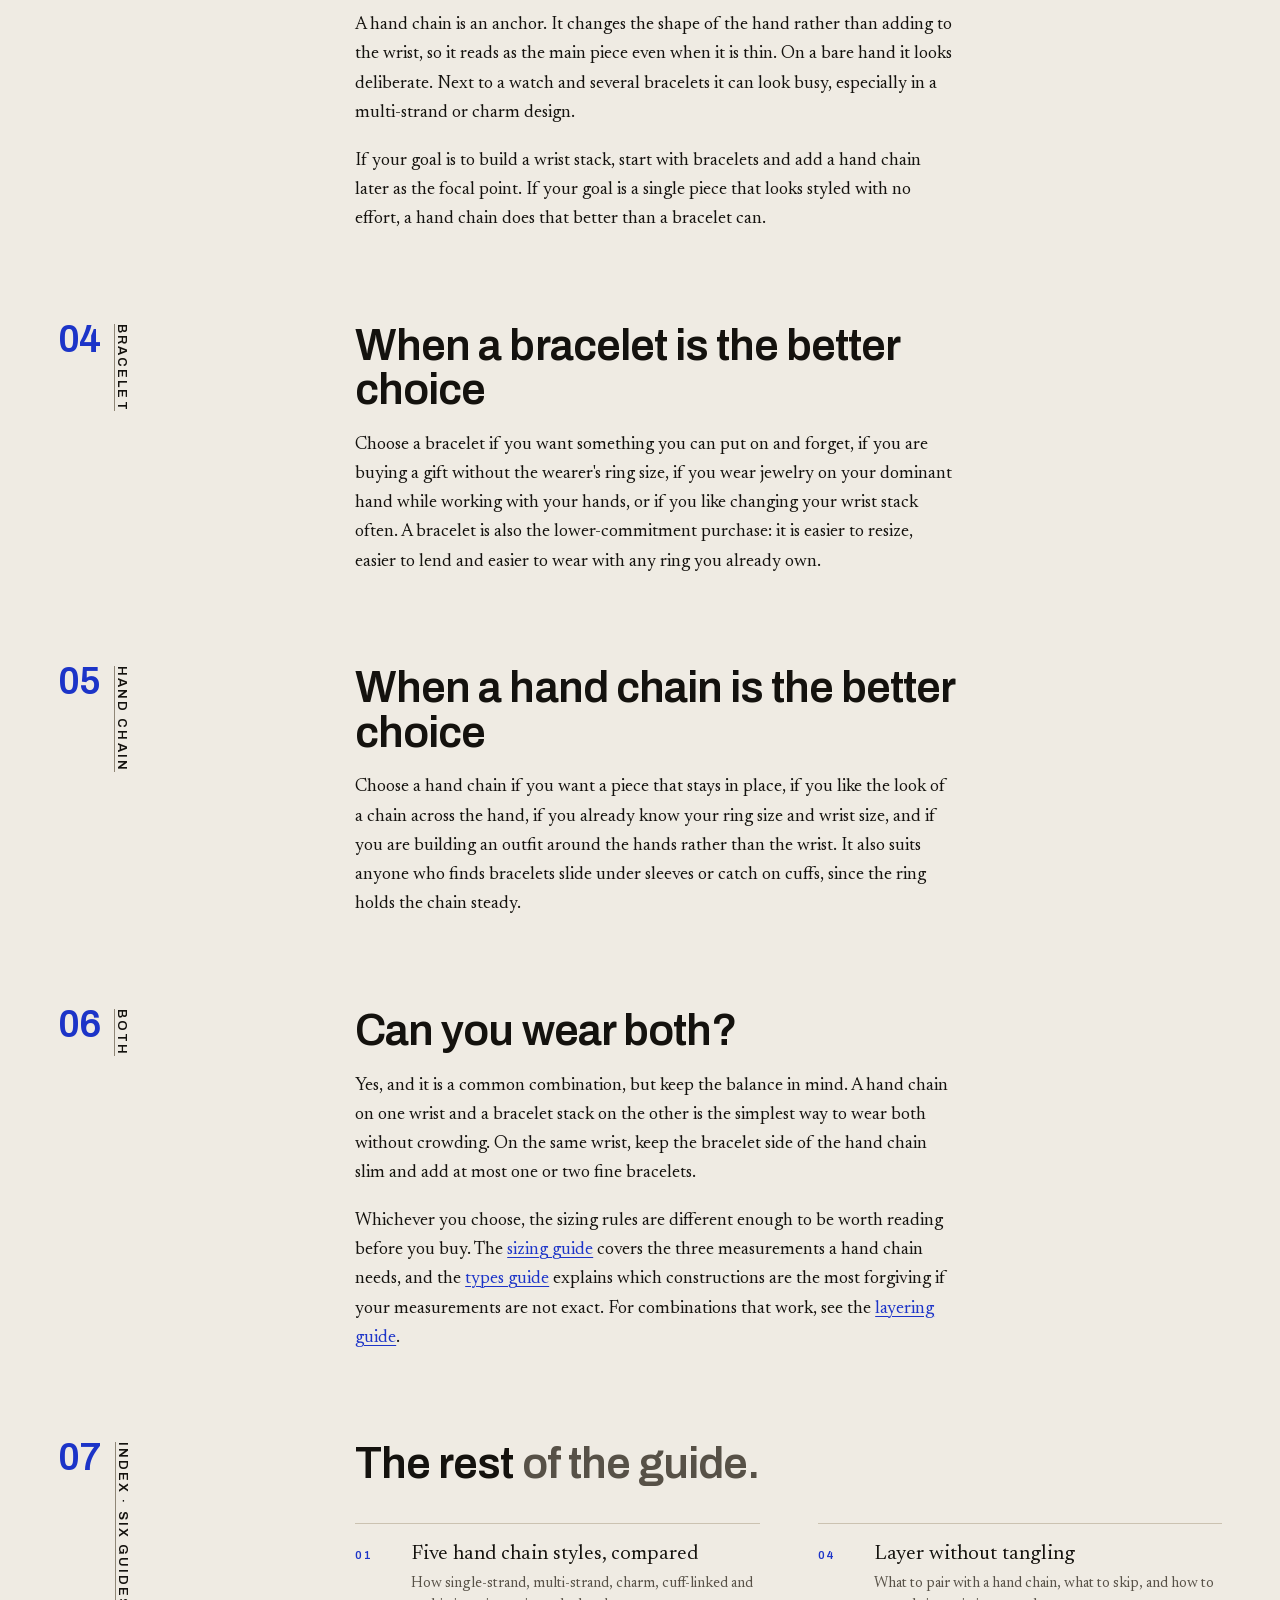
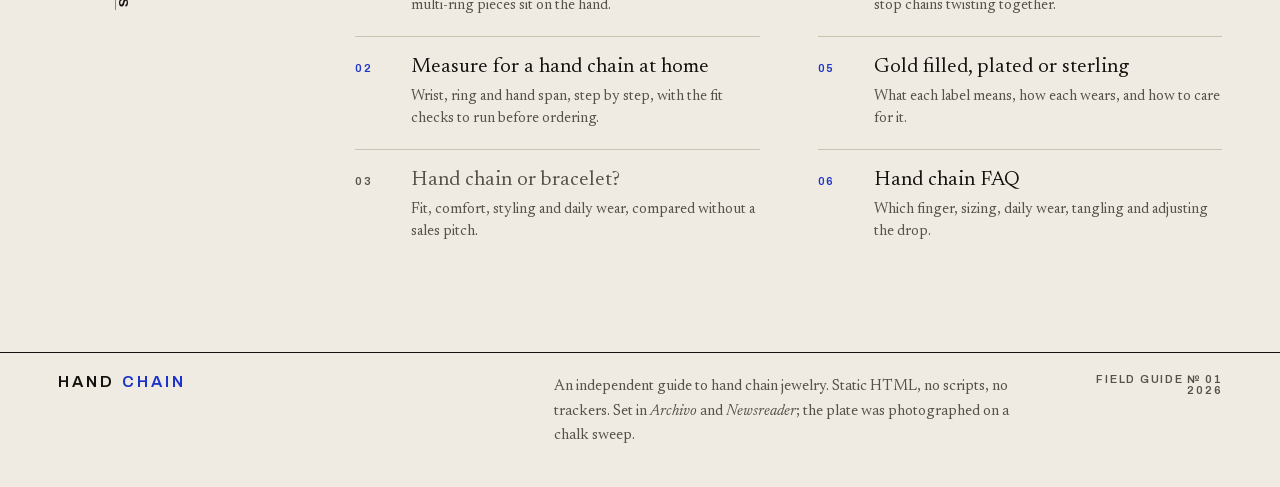
<file: hand-chain-vs-bracelet.html>
<!DOCTYPE html>
<html lang="en">
<head>
<meta charset="utf-8">
<meta name="viewport" content="width=device-width,initial-scale=1">
<title>Hand Chain vs Bracelet: Which Should You Wear?</title>
<meta name="description" content="A bracelet is simpler to size and a hand chain stays put across the hand. Compare fit, comfort, styling and daily wear before you choose.">
<link rel="canonical" href="https://hand-chain-dev.digitalbuildr.com/hand-chain-vs-bracelet.html">
<meta property="og:type" content="article">
<meta property="og:site_name" content="Hand Chain">
<meta property="og:title" content="Hand Chain vs Bracelet: Which Should You Wear?">
<meta property="og:description" content="A bracelet is simpler to size and a hand chain stays put across the hand. Compare fit, comfort, styling and daily wear before you choose.">
<meta property="og:url" content="https://hand-chain-dev.digitalbuildr.com/hand-chain-vs-bracelet.html">
<meta property="og:image" content="https://hand-chain-dev.digitalbuildr.com/img/hand-chain-plate-1024.webp">
<meta property="og:image:width" content="1024">
<meta property="og:image:height" content="1280">
<meta property="og:image:alt" content="A right hand, back of the hand toward the camera, wearing a fine gold chain from a band on the index finger to a thin bracelet at the wrist, on a chalk-white sweep.">
<meta property="og:locale" content="en_US">
<meta name="twitter:card" content="summary">
<link rel="preload" href="fonts/archivo-600-sub.woff2" as="font" type="font/woff2" crossorigin>
<link rel="preload" href="fonts/newsreader-400-sub.woff2" as="font" type="font/woff2" crossorigin>
<link rel="icon" href="data:image/svg+xml,%3Csvg%20xmlns='http://www.w3.org/2000/svg'%20viewBox='0%200%2032%2032'%3E%3Crect%20width='32'%20height='32'%20fill='%23EFEBE3'/%3E%3Ccircle%20cx='16'%20cy='16'%20r='7.5'%20fill='none'%20stroke='%231C34C8'%20stroke-width='3'/%3E%3C/svg%3E">
<meta name="theme-color" content="#EFEBE3">
<link rel="stylesheet" href="style.css">
<script type="application/ld+json">
{
  "@context": "https://schema.org",
  "@type": "Article",
  "headline": "Hand Chain vs Bracelet: Which Should You Wear?",
  "description": "A bracelet is simpler to size and a hand chain stays put across the hand. Compare fit, comfort, styling and daily wear before you choose.",
  "inLanguage": "en-US",
  "datePublished": "2026-11-24",
  "author": {
    "@type": "Organization",
    "name": "Editorial Team"
  },
  "url": "https://hand-chain-dev.digitalbuildr.com/hand-chain-vs-bracelet.html",
  "mainEntityOfPage": {
    "@type": "WebPage",
    "@id": "https://hand-chain-dev.digitalbuildr.com/hand-chain-vs-bracelet.html"
  },
  "image": {
    "@type": "ImageObject",
    "url": "https://hand-chain-dev.digitalbuildr.com/img/hand-chain-plate-1024.webp",
    "width": 1024,
    "height": 1280
  }
}
</script>
</head>

<body>
<a class="skip" href="#main">Skip to content</a>

<header class="wrap">
  <div class="masthead">
    <a class="brand" href="index.html">Hand<span>&nbsp;Chain</span></a>
    <p class="masthead__issue">Field guide № 01 · 2026</p>
    <nav class="masthead__nav" aria-label="Primary">
      <ul>
        <li><a href="types-of-hand-chains.html">Types</a></li>
        <li><a href="how-to-measure-hand-chain-size.html">Sizing</a></li>
        <li><a href="hand-chain-vs-bracelet.html" aria-current="page">vs Bracelet</a></li>
        <li><a href="layering-hand-chains.html">Layering</a></li>
        <li><a href="materials-guide.html">Metals</a></li>
        <li><a href="faq.html">FAQ</a></li>
      </ul>
    </nav>
  </div>
</header>


<main id="main">
  <section class="wrap page" aria-labelledby="h1">
    <div class="grid">
      <div class="section__rail page__rail">
        <p class="folio u-label">Comparison</p>
      </div>
      <div class="page__body">
        <h1 class="page__title" id="h1">Hand Chain vs Bracelet: Which Should You Wear?</h1>
        <div class="page__lede">
<p>Both sit at the wrist, and both are sold as everyday jewelry, so the choice between them comes down to how much you want the piece to do. A bracelet is a closed loop around the wrist. A hand chain is a bracelet plus a ring plus a chain across the hand, and that extra connection changes the fit, the feel and the styling.</p>
        </div>
        <p class="page__meta u-label">Updated <time datetime="2026-11-24">24 November 2026</time></p>
      </div>
    </div>
  </section>

  <div class="wrap"><hr class="rule rule--overhang"></div>

  <section class="wrap section" aria-labelledby="fit-one-measurement-versus-three">
    <div class="grid">
      <div class="section__rail">
        <span class="section__num u-num" aria-hidden="true">01</span>
        <a class="folio u-label" href="#fit-one-measurement-versus-three">Fit</a>
      </div>
      <div class="section__body">
        <h2 class="h2" id="fit-one-measurement-versus-three">Fit: one measurement versus three</h2>
        <div class="prose">
<p>A bracelet is sized by wrist circumference alone. You measure once, add a little room for movement, and you are done. If it is slightly off, an extender fixes it.</p>
<p>A hand chain needs wrist circumference, ring size and the span across the back of the hand. Get any of the three wrong and the piece misbehaves: a tight bracelet pulls the ring into the finger, a loose ring rotates and drags the chain sideways, and a short span lifts the chain off the back of the hand.</p>
        </div>
      </div>
    </div>
  </section>

  <section class="wrap section" aria-labelledby="wear-fixed-versus-free">
    <div class="grid">
      <div class="section__rail">
        <span class="section__num u-num" aria-hidden="true">02</span>
        <a class="folio u-label" href="#wear-fixed-versus-free">Wear</a>
      </div>
      <div class="section__body">
        <h2 class="h2" id="wear-fixed-versus-free">Wear: fixed versus free</h2>
        <div class="prose">
<p>A bracelet moves. It slides toward the hand when your arm is down and settles back when you raise it.</p>
<p>A hand chain does not slide, because the ring anchors it. That is the appeal: the chain stays on the back of the hand, where the design is meant to be seen, and it does not migrate under a sleeve or bunch at the wrist. The trade-off is that the piece is always in contact with a moving hand. Typing, writing, lifting and gripping all flex the chain, and a ring that would be comfortable alone can feel different when a chain is attached to it.</p>
<p>Most people find a hand chain comfortable on the non-dominant hand and awkward on the dominant one.</p>
        </div>
      </div>
    </div>
  </section>

  <section class="wrap section" aria-labelledby="styling-anchor-versus-accessory">
    <div class="grid">
      <div class="section__rail">
        <span class="section__num u-num" aria-hidden="true">03</span>
        <a class="folio u-label" href="#styling-anchor-versus-accessory">Styling</a>
      </div>
      <div class="section__body">
        <h2 class="h2" id="styling-anchor-versus-accessory">Styling: anchor versus accessory</h2>
        <div class="prose">
<p>A bracelet is an accessory that sits in a stack. It is easy to add to a watch, a bangle or other bracelets, and it is easy to swap out for something else.</p>
<p>A hand chain is an anchor. It changes the shape of the hand rather than adding to the wrist, so it reads as the main piece even when it is thin. On a bare hand it looks deliberate. Next to a watch and several bracelets it can look busy, especially in a multi-strand or charm design.</p>
<p>If your goal is to build a wrist stack, start with bracelets and add a hand chain later as the focal point. If your goal is a single piece that looks styled with no effort, a hand chain does that better than a bracelet can.</p>
        </div>
      </div>
    </div>
  </section>

  <section class="wrap section" aria-labelledby="when-a-bracelet-is-the-better-choice">
    <div class="grid">
      <div class="section__rail">
        <span class="section__num u-num" aria-hidden="true">04</span>
        <a class="folio u-label" href="#when-a-bracelet-is-the-better-choice">Bracelet</a>
      </div>
      <div class="section__body">
        <h2 class="h2" id="when-a-bracelet-is-the-better-choice">When a bracelet is the better choice</h2>
        <div class="prose">
<p>Choose a bracelet if you want something you can put on and forget, if you are buying a gift without the wearer's ring size, if you wear jewelry on your dominant hand while working with your hands, or if you like changing your wrist stack often. A bracelet is also the lower-commitment purchase: it is easier to resize, easier to lend and easier to wear with any ring you already own.</p>
        </div>
      </div>
    </div>
  </section>

  <section class="wrap section" aria-labelledby="when-a-hand-chain-is-the-better-choice">
    <div class="grid">
      <div class="section__rail">
        <span class="section__num u-num" aria-hidden="true">05</span>
        <a class="folio u-label" href="#when-a-hand-chain-is-the-better-choice">Hand chain</a>
      </div>
      <div class="section__body">
        <h2 class="h2" id="when-a-hand-chain-is-the-better-choice">When a hand chain is the better choice</h2>
        <div class="prose">
<p>Choose a hand chain if you want a piece that stays in place, if you like the look of a chain across the hand, if you already know your ring size and wrist size, and if you are building an outfit around the hands rather than the wrist. It also suits anyone who finds bracelets slide under sleeves or catch on cuffs, since the ring holds the chain steady.</p>
        </div>
      </div>
    </div>
  </section>

  <section class="wrap section" aria-labelledby="can-you-wear-both">
    <div class="grid">
      <div class="section__rail">
        <span class="section__num u-num" aria-hidden="true">06</span>
        <a class="folio u-label" href="#can-you-wear-both">Both</a>
      </div>
      <div class="section__body">
        <h2 class="h2" id="can-you-wear-both">Can you wear both?</h2>
        <div class="prose">
<p>Yes, and it is a common combination, but keep the balance in mind. A hand chain on one wrist and a bracelet stack on the other is the simplest way to wear both without crowding. On the same wrist, keep the bracelet side of the hand chain slim and add at most one or two fine bracelets.</p>
<p>Whichever you choose, the sizing rules are different enough to be worth reading before you buy. The <a href="how-to-measure-hand-chain-size.html">sizing guide</a> covers the three measurements a hand chain needs, and the <a href="types-of-hand-chains.html">types guide</a> explains which constructions are the most forgiving if your measurements are not exact. For combinations that work, see the <a href="layering-hand-chains.html">layering guide</a>.</p>
        </div>
      </div>
    </div>
  </section>

  <section class="wrap section section--index" aria-labelledby="guides">
    <div class="grid">
      <div class="section__rail">
        <span class="section__num u-num" aria-hidden="true">07</span>
        <a class="folio u-label" href="#guides">Index · six guides</a>
      </div>
      <div class="section__body section__body--wide">
        <h2 class="h2" id="guides">The rest <em>of the guide.</em></h2>
        <ol class="index">
          <li><a href="types-of-hand-chains.html"><span class="index__num u-label u-num">01</span><span class="index__text"><span class="index__title">Five hand chain styles, compared</span><span class="index__gist">How single-strand, multi-strand, charm, cuff-linked and multi-ring pieces sit on the hand.</span></span></a></li>
          <li><a href="how-to-measure-hand-chain-size.html"><span class="index__num u-label u-num">02</span><span class="index__text"><span class="index__title">Measure for a hand chain at home</span><span class="index__gist">Wrist, ring and hand span, step by step, with the fit checks to run before ordering.</span></span></a></li>
          <li><a href="hand-chain-vs-bracelet.html" aria-current="page"><span class="index__num u-label u-num">03</span><span class="index__text"><span class="index__title">Hand chain or bracelet?</span><span class="index__gist">Fit, comfort, styling and daily wear, compared without a sales pitch.</span></span></a></li>
          <li><a href="layering-hand-chains.html"><span class="index__num u-label u-num">04</span><span class="index__text"><span class="index__title">Layer without tangling</span><span class="index__gist">What to pair with a hand chain, what to skip, and how to stop chains twisting together.</span></span></a></li>
          <li><a href="materials-guide.html"><span class="index__num u-label u-num">05</span><span class="index__text"><span class="index__title">Gold filled, plated or sterling</span><span class="index__gist">What each label means, how each wears, and how to care for it.</span></span></a></li>
          <li><a href="faq.html"><span class="index__num u-label u-num">06</span><span class="index__text"><span class="index__title">Hand chain FAQ</span><span class="index__gist">Which finger, sizing, daily wear, tangling and adjusting the drop.</span></span></a></li>
        </ol>
      </div>
    </div>
  </section>

</main>

<footer class="wrap foot">
  <div class="grid">
    <p class="foot__brand brand">Hand<span>&nbsp;Chain</span></p>
    <p class="foot__colophon">An independent guide to hand chain jewelry. Static HTML, no scripts, no trackers. Set in <em>Archivo</em> and <em>Newsreader</em>; the plate was photographed on a chalk sweep.</p>
    <p class="foot__meta u-label">Field guide № 01<br>2026</p>
  </div>
</footer>
</body>
</html>
</file>
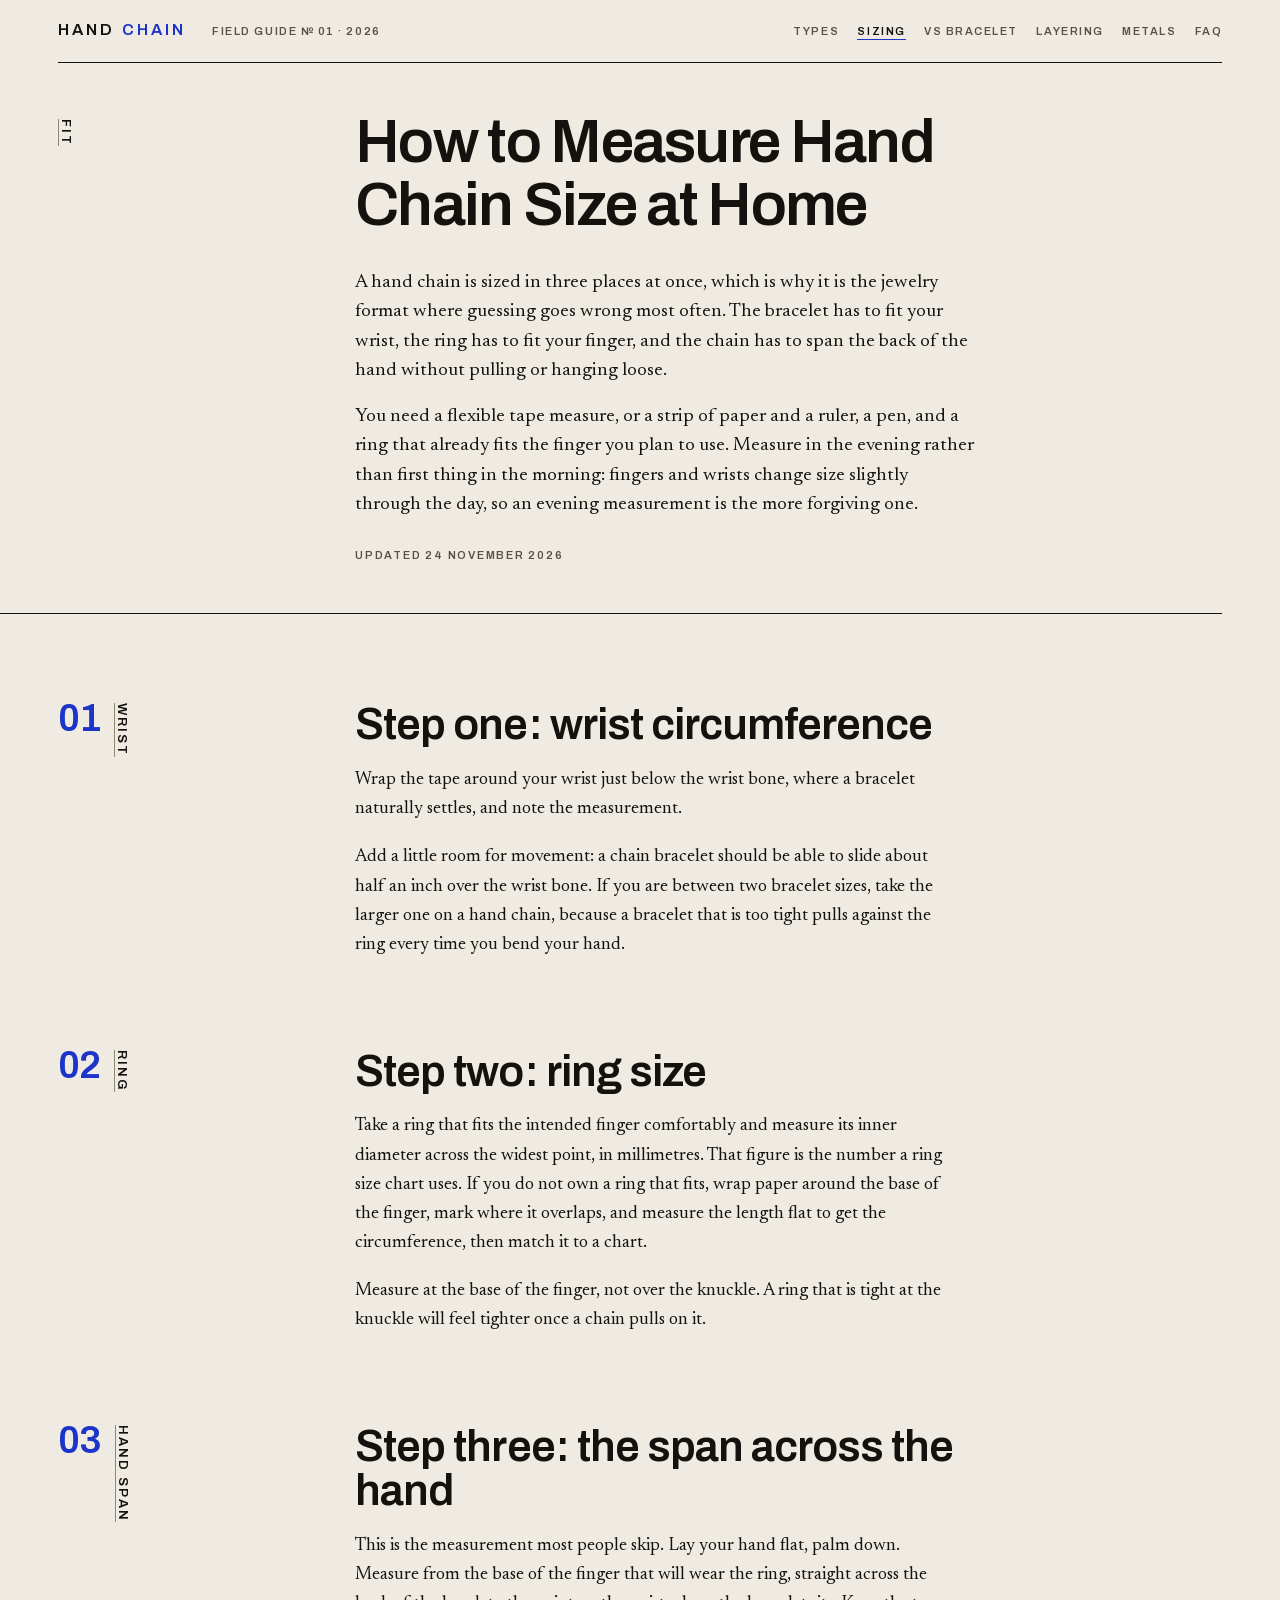
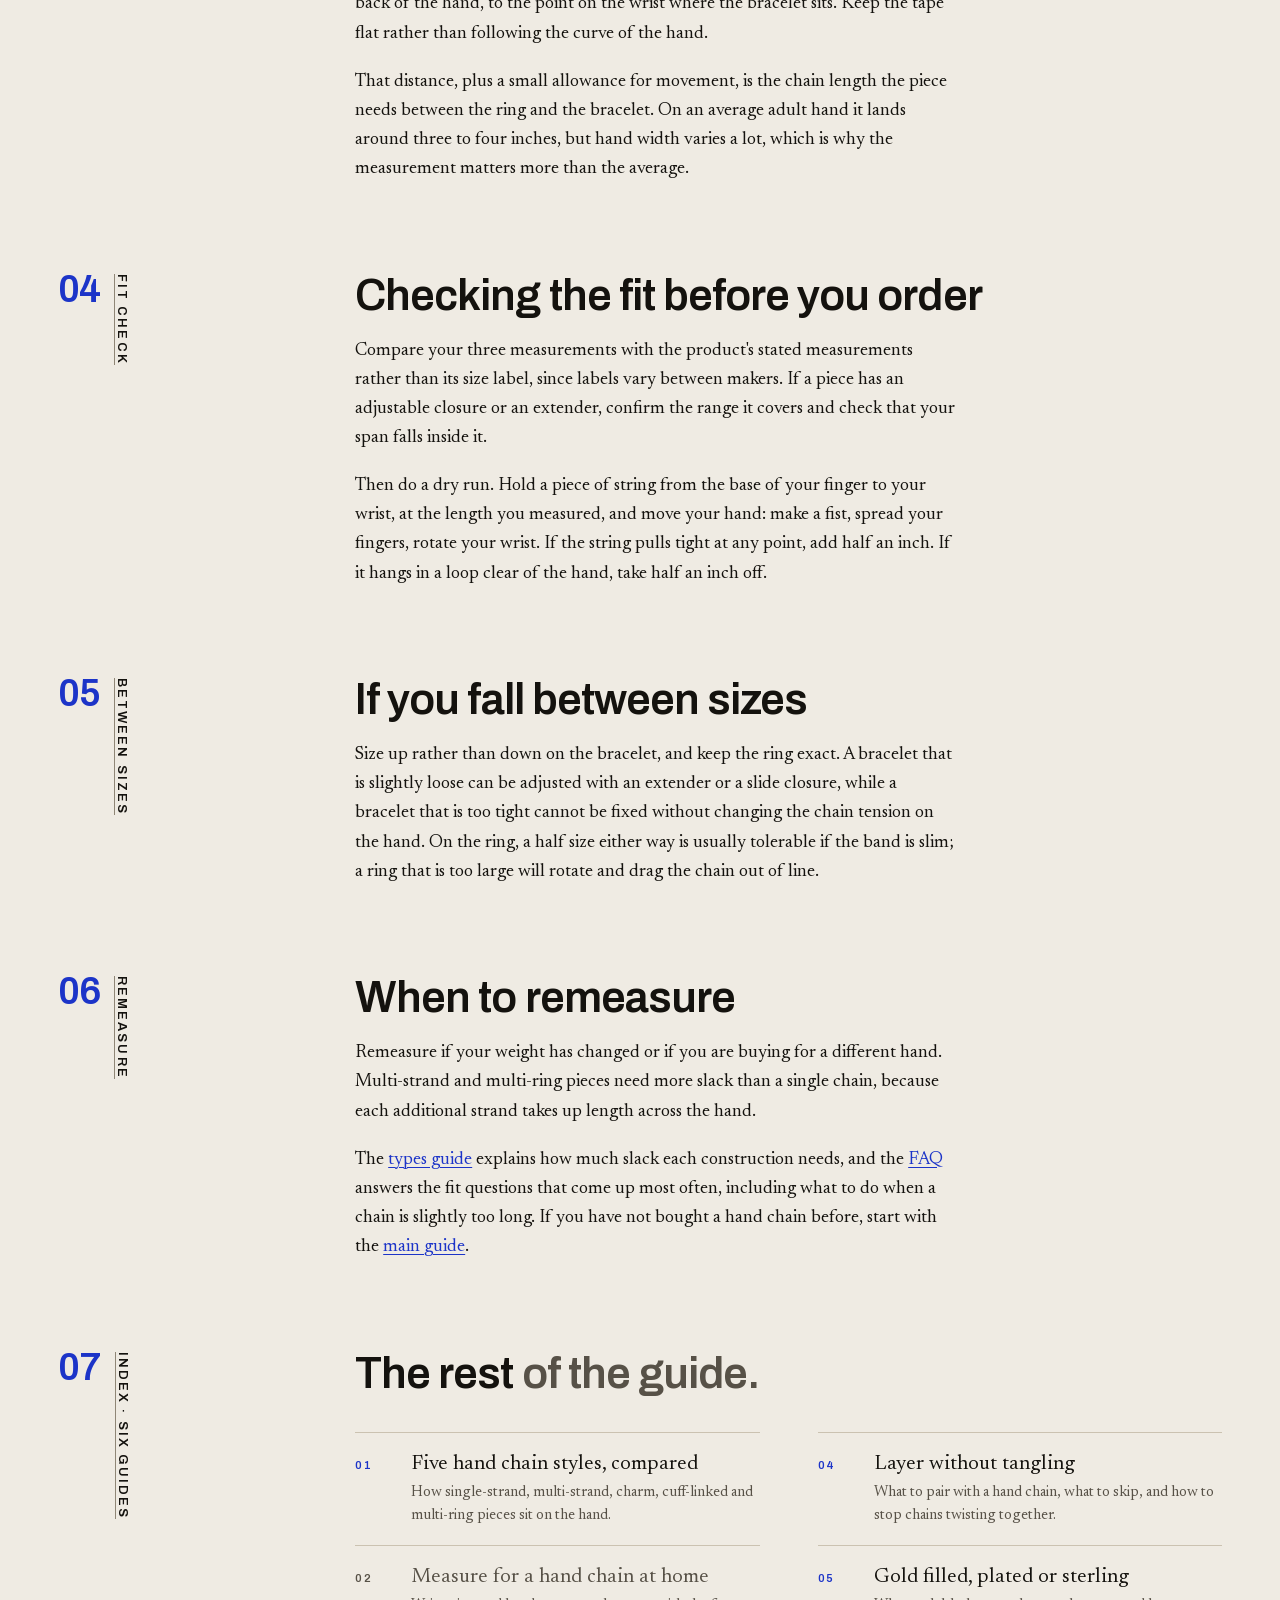
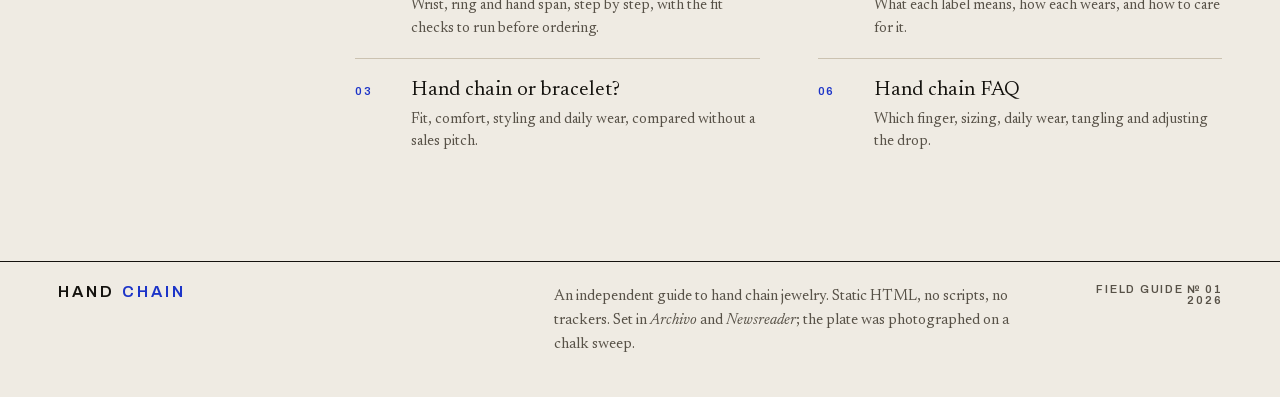
<file: how-to-measure-hand-chain-size.html>
<!DOCTYPE html>
<html lang="en">
<head>
<meta charset="utf-8">
<meta name="viewport" content="width=device-width,initial-scale=1">
<title>How to Measure Hand Chain Size at Home</title>
<meta name="description" content="Measure your wrist, ring size and the span across your hand to get a hand chain that sits right. Step-by-step, with fit checks before you order.">
<link rel="canonical" href="https://hand-chain-dev.digitalbuildr.com/how-to-measure-hand-chain-size.html">
<meta property="og:type" content="article">
<meta property="og:site_name" content="Hand Chain">
<meta property="og:title" content="How to Measure Hand Chain Size at Home">
<meta property="og:description" content="Measure your wrist, ring size and the span across your hand to get a hand chain that sits right. Step-by-step, with fit checks before you order.">
<meta property="og:url" content="https://hand-chain-dev.digitalbuildr.com/how-to-measure-hand-chain-size.html">
<meta property="og:image" content="https://hand-chain-dev.digitalbuildr.com/img/hand-chain-plate-1024.webp">
<meta property="og:image:width" content="1024">
<meta property="og:image:height" content="1280">
<meta property="og:image:alt" content="A right hand, back of the hand toward the camera, wearing a fine gold chain from a band on the index finger to a thin bracelet at the wrist, on a chalk-white sweep.">
<meta property="og:locale" content="en_US">
<meta name="twitter:card" content="summary">
<link rel="preload" href="fonts/archivo-600-sub.woff2" as="font" type="font/woff2" crossorigin>
<link rel="preload" href="fonts/newsreader-400-sub.woff2" as="font" type="font/woff2" crossorigin>
<link rel="icon" href="data:image/svg+xml,%3Csvg%20xmlns='http://www.w3.org/2000/svg'%20viewBox='0%200%2032%2032'%3E%3Crect%20width='32'%20height='32'%20fill='%23EFEBE3'/%3E%3Ccircle%20cx='16'%20cy='16'%20r='7.5'%20fill='none'%20stroke='%231C34C8'%20stroke-width='3'/%3E%3C/svg%3E">
<meta name="theme-color" content="#EFEBE3">
<link rel="stylesheet" href="style.css">
<script type="application/ld+json">
{
  "@context": "https://schema.org",
  "@type": "Article",
  "headline": "How to Measure Hand Chain Size at Home",
  "description": "Measure your wrist, ring size and the span across your hand to get a hand chain that sits right. Step-by-step, with fit checks before you order.",
  "inLanguage": "en-US",
  "datePublished": "2026-11-24",
  "author": {
    "@type": "Organization",
    "name": "Editorial Team"
  },
  "url": "https://hand-chain-dev.digitalbuildr.com/how-to-measure-hand-chain-size.html",
  "mainEntityOfPage": {
    "@type": "WebPage",
    "@id": "https://hand-chain-dev.digitalbuildr.com/how-to-measure-hand-chain-size.html"
  },
  "image": {
    "@type": "ImageObject",
    "url": "https://hand-chain-dev.digitalbuildr.com/img/hand-chain-plate-1024.webp",
    "width": 1024,
    "height": 1280
  }
}
</script>
</head>

<body>
<a class="skip" href="#main">Skip to content</a>

<header class="wrap">
  <div class="masthead">
    <a class="brand" href="index.html">Hand<span>&nbsp;Chain</span></a>
    <p class="masthead__issue">Field guide № 01 · 2026</p>
    <nav class="masthead__nav" aria-label="Primary">
      <ul>
        <li><a href="types-of-hand-chains.html">Types</a></li>
        <li><a href="how-to-measure-hand-chain-size.html" aria-current="page">Sizing</a></li>
        <li><a href="hand-chain-vs-bracelet.html">vs Bracelet</a></li>
        <li><a href="layering-hand-chains.html">Layering</a></li>
        <li><a href="materials-guide.html">Metals</a></li>
        <li><a href="faq.html">FAQ</a></li>
      </ul>
    </nav>
  </div>
</header>


<main id="main">
  <section class="wrap page" aria-labelledby="h1">
    <div class="grid">
      <div class="section__rail page__rail">
        <p class="folio u-label">Fit</p>
      </div>
      <div class="page__body">
        <h1 class="page__title" id="h1">How to Measure Hand Chain Size at Home</h1>
        <div class="page__lede">
<p>A hand chain is sized in three places at once, which is why it is the jewelry format where guessing goes wrong most often. The bracelet has to fit your wrist, the ring has to fit your finger, and the chain has to span the back of the hand without pulling or hanging loose.</p>
<p>You need a flexible tape measure, or a strip of paper and a ruler, a pen, and a ring that already fits the finger you plan to use. Measure in the evening rather than first thing in the morning: fingers and wrists change size slightly through the day, so an evening measurement is the more forgiving one.</p>
        </div>
        <p class="page__meta u-label">Updated <time datetime="2026-11-24">24 November 2026</time></p>
      </div>
    </div>
  </section>

  <div class="wrap"><hr class="rule rule--overhang"></div>

  <section class="wrap section" aria-labelledby="step-one-wrist-circumference">
    <div class="grid">
      <div class="section__rail">
        <span class="section__num u-num" aria-hidden="true">01</span>
        <a class="folio u-label" href="#step-one-wrist-circumference">Wrist</a>
      </div>
      <div class="section__body">
        <h2 class="h2" id="step-one-wrist-circumference">Step one: wrist circumference</h2>
        <div class="prose">
<p>Wrap the tape around your wrist just below the wrist bone, where a bracelet naturally settles, and note the measurement.</p>
<p>Add a little room for movement: a chain bracelet should be able to slide about half an inch over the wrist bone. If you are between two bracelet sizes, take the larger one on a hand chain, because a bracelet that is too tight pulls against the ring every time you bend your hand.</p>
        </div>
      </div>
    </div>
  </section>

  <section class="wrap section" aria-labelledby="step-two-ring-size">
    <div class="grid">
      <div class="section__rail">
        <span class="section__num u-num" aria-hidden="true">02</span>
        <a class="folio u-label" href="#step-two-ring-size">Ring</a>
      </div>
      <div class="section__body">
        <h2 class="h2" id="step-two-ring-size">Step two: ring size</h2>
        <div class="prose">
<p>Take a ring that fits the intended finger comfortably and measure its inner diameter across the widest point, in millimetres. That figure is the number a ring size chart uses. If you do not own a ring that fits, wrap paper around the base of the finger, mark where it overlaps, and measure the length flat to get the circumference, then match it to a chart.</p>
<p>Measure at the base of the finger, not over the knuckle. A ring that is tight at the knuckle will feel tighter once a chain pulls on it.</p>
        </div>
      </div>
    </div>
  </section>

  <section class="wrap section" aria-labelledby="step-three-the-span-across-the-hand">
    <div class="grid">
      <div class="section__rail">
        <span class="section__num u-num" aria-hidden="true">03</span>
        <a class="folio u-label" href="#step-three-the-span-across-the-hand">Hand span</a>
      </div>
      <div class="section__body">
        <h2 class="h2" id="step-three-the-span-across-the-hand">Step three: the span across the hand</h2>
        <div class="prose">
<p>This is the measurement most people skip. Lay your hand flat, palm down. Measure from the base of the finger that will wear the ring, straight across the back of the hand, to the point on the wrist where the bracelet sits. Keep the tape flat rather than following the curve of the hand.</p>
<p>That distance, plus a small allowance for movement, is the chain length the piece needs between the ring and the bracelet. On an average adult hand it lands around three to four inches, but hand width varies a lot, which is why the measurement matters more than the average.</p>
        </div>
      </div>
    </div>
  </section>

  <section class="wrap section" aria-labelledby="checking-the-fit-before-you-order">
    <div class="grid">
      <div class="section__rail">
        <span class="section__num u-num" aria-hidden="true">04</span>
        <a class="folio u-label" href="#checking-the-fit-before-you-order">Fit check</a>
      </div>
      <div class="section__body">
        <h2 class="h2" id="checking-the-fit-before-you-order">Checking the fit before you order</h2>
        <div class="prose">
<p>Compare your three measurements with the product's stated measurements rather than its size label, since labels vary between makers. If a piece has an adjustable closure or an extender, confirm the range it covers and check that your span falls inside it.</p>
<p>Then do a dry run. Hold a piece of string from the base of your finger to your wrist, at the length you measured, and move your hand: make a fist, spread your fingers, rotate your wrist. If the string pulls tight at any point, add half an inch. If it hangs in a loop clear of the hand, take half an inch off.</p>
        </div>
      </div>
    </div>
  </section>

  <section class="wrap section" aria-labelledby="if-you-fall-between-sizes">
    <div class="grid">
      <div class="section__rail">
        <span class="section__num u-num" aria-hidden="true">05</span>
        <a class="folio u-label" href="#if-you-fall-between-sizes">Between sizes</a>
      </div>
      <div class="section__body">
        <h2 class="h2" id="if-you-fall-between-sizes">If you fall between sizes</h2>
        <div class="prose">
<p>Size up rather than down on the bracelet, and keep the ring exact. A bracelet that is slightly loose can be adjusted with an extender or a slide closure, while a bracelet that is too tight cannot be fixed without changing the chain tension on the hand. On the ring, a half size either way is usually tolerable if the band is slim; a ring that is too large will rotate and drag the chain out of line.</p>
        </div>
      </div>
    </div>
  </section>

  <section class="wrap section" aria-labelledby="when-to-remeasure">
    <div class="grid">
      <div class="section__rail">
        <span class="section__num u-num" aria-hidden="true">06</span>
        <a class="folio u-label" href="#when-to-remeasure">Remeasure</a>
      </div>
      <div class="section__body">
        <h2 class="h2" id="when-to-remeasure">When to remeasure</h2>
        <div class="prose">
<p>Remeasure if your weight has changed or if you are buying for a different hand. Multi-strand and multi-ring pieces need more slack than a single chain, because each additional strand takes up length across the hand.</p>
<p>The <a href="types-of-hand-chains.html">types guide</a> explains how much slack each construction needs, and the <a href="faq.html">FAQ</a> answers the fit questions that come up most often, including what to do when a chain is slightly too long. If you have not bought a hand chain before, start with the <a href="index.html">main guide</a>.</p>
        </div>
      </div>
    </div>
  </section>

  <section class="wrap section section--index" aria-labelledby="guides">
    <div class="grid">
      <div class="section__rail">
        <span class="section__num u-num" aria-hidden="true">07</span>
        <a class="folio u-label" href="#guides">Index · six guides</a>
      </div>
      <div class="section__body section__body--wide">
        <h2 class="h2" id="guides">The rest <em>of the guide.</em></h2>
        <ol class="index">
          <li><a href="types-of-hand-chains.html"><span class="index__num u-label u-num">01</span><span class="index__text"><span class="index__title">Five hand chain styles, compared</span><span class="index__gist">How single-strand, multi-strand, charm, cuff-linked and multi-ring pieces sit on the hand.</span></span></a></li>
          <li><a href="how-to-measure-hand-chain-size.html" aria-current="page"><span class="index__num u-label u-num">02</span><span class="index__text"><span class="index__title">Measure for a hand chain at home</span><span class="index__gist">Wrist, ring and hand span, step by step, with the fit checks to run before ordering.</span></span></a></li>
          <li><a href="hand-chain-vs-bracelet.html"><span class="index__num u-label u-num">03</span><span class="index__text"><span class="index__title">Hand chain or bracelet?</span><span class="index__gist">Fit, comfort, styling and daily wear, compared without a sales pitch.</span></span></a></li>
          <li><a href="layering-hand-chains.html"><span class="index__num u-label u-num">04</span><span class="index__text"><span class="index__title">Layer without tangling</span><span class="index__gist">What to pair with a hand chain, what to skip, and how to stop chains twisting together.</span></span></a></li>
          <li><a href="materials-guide.html"><span class="index__num u-label u-num">05</span><span class="index__text"><span class="index__title">Gold filled, plated or sterling</span><span class="index__gist">What each label means, how each wears, and how to care for it.</span></span></a></li>
          <li><a href="faq.html"><span class="index__num u-label u-num">06</span><span class="index__text"><span class="index__title">Hand chain FAQ</span><span class="index__gist">Which finger, sizing, daily wear, tangling and adjusting the drop.</span></span></a></li>
        </ol>
      </div>
    </div>
  </section>

</main>

<footer class="wrap foot">
  <div class="grid">
    <p class="foot__brand brand">Hand<span>&nbsp;Chain</span></p>
    <p class="foot__colophon">An independent guide to hand chain jewelry. Static HTML, no scripts, no trackers. Set in <em>Archivo</em> and <em>Newsreader</em>; the plate was photographed on a chalk sweep.</p>
    <p class="foot__meta u-label">Field guide № 01<br>2026</p>
  </div>
</footer>
</body>
</html>
</file>
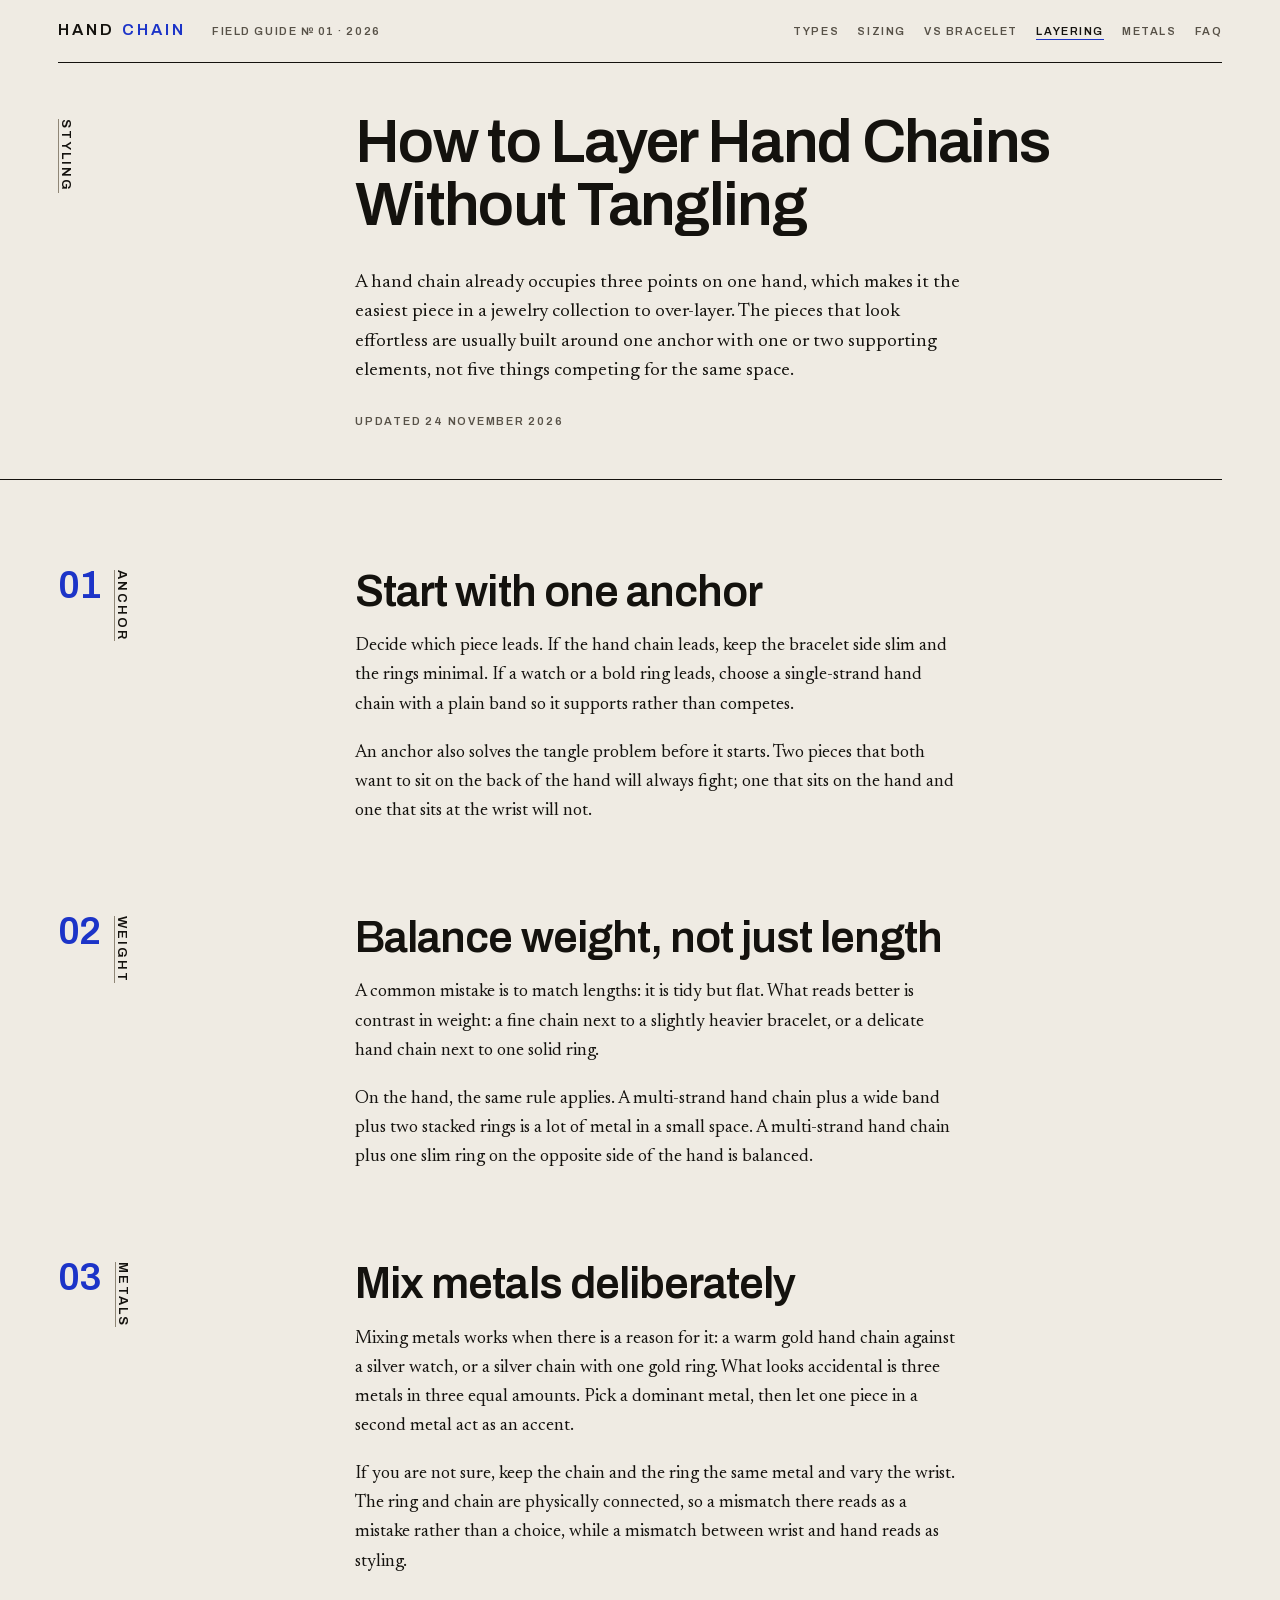
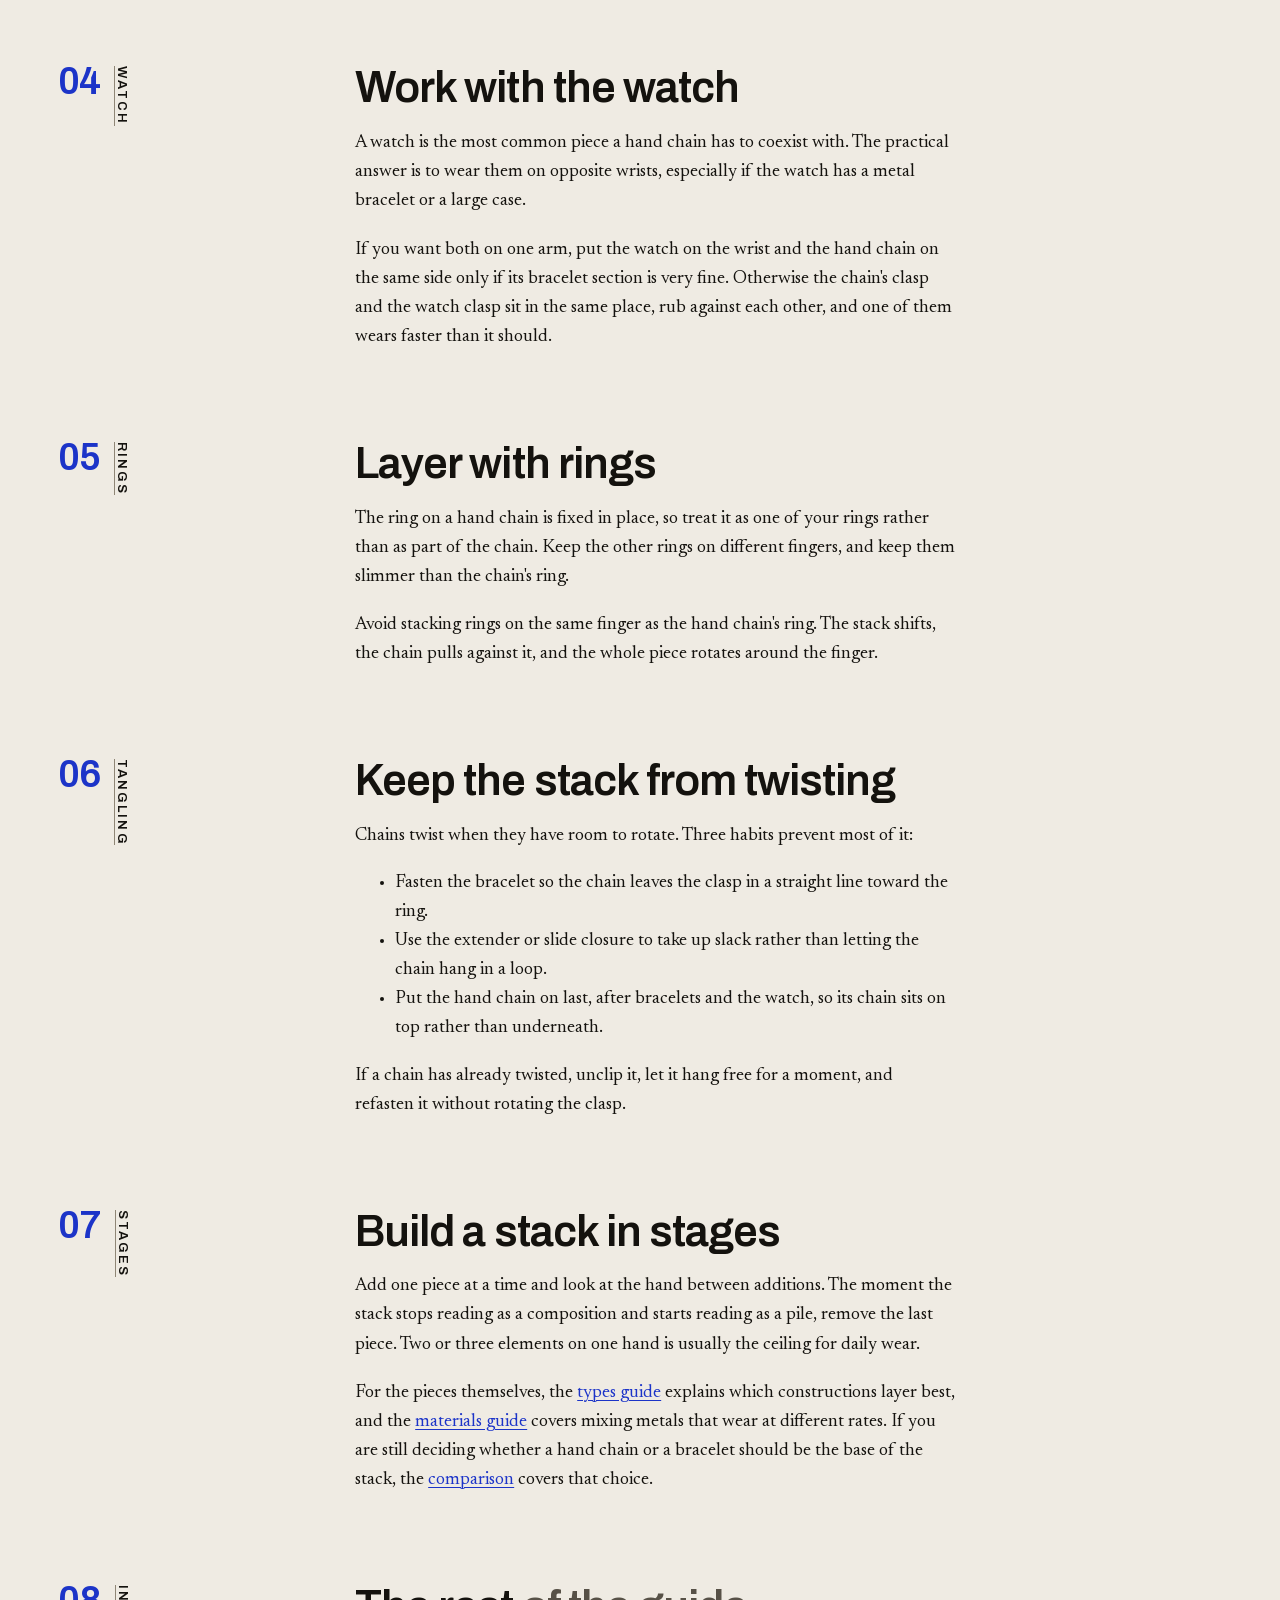
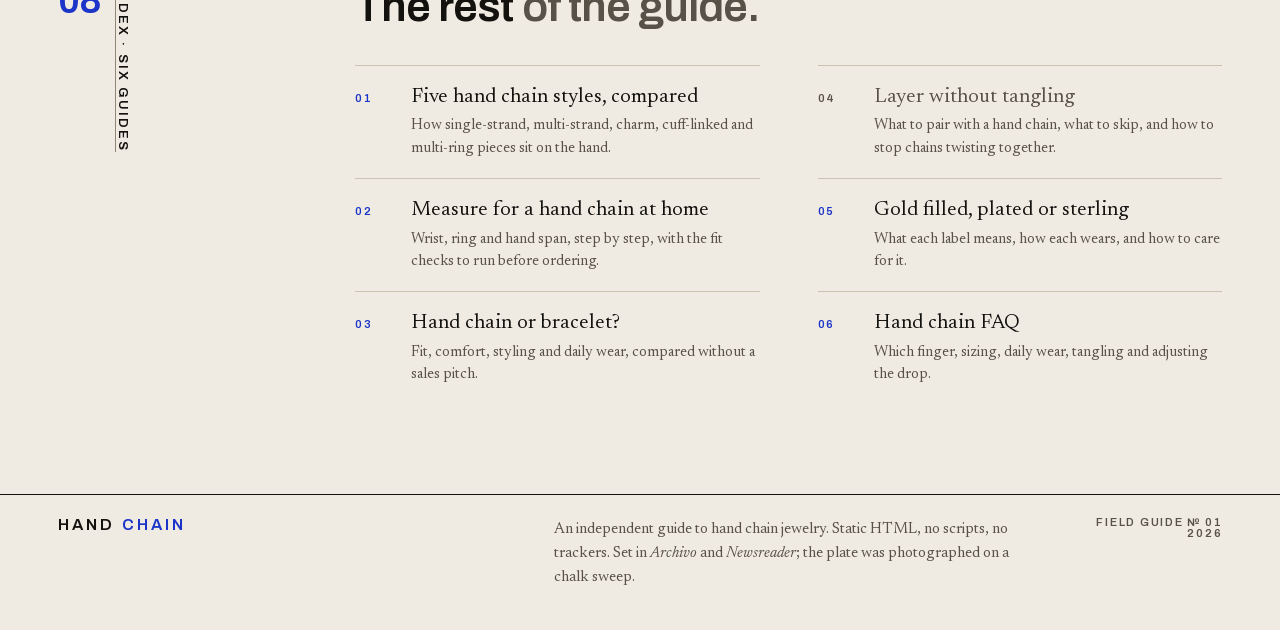
<file: layering-hand-chains.html>
<!DOCTYPE html>
<html lang="en">
<head>
<meta charset="utf-8">
<meta name="viewport" content="width=device-width,initial-scale=1">
<title>How to Layer Hand Chains Without Tangling</title>
<meta name="description" content="Layer a hand chain with rings, bracelets and a watch: what to pair, what to skip, how to mix metals and how to stop chains twisting together.">
<link rel="canonical" href="https://hand-chain-dev.digitalbuildr.com/layering-hand-chains.html">
<meta property="og:type" content="article">
<meta property="og:site_name" content="Hand Chain">
<meta property="og:title" content="How to Layer Hand Chains Without Tangling">
<meta property="og:description" content="Layer a hand chain with rings, bracelets and a watch: what to pair, what to skip, how to mix metals and how to stop chains twisting together.">
<meta property="og:url" content="https://hand-chain-dev.digitalbuildr.com/layering-hand-chains.html">
<meta property="og:image" content="https://hand-chain-dev.digitalbuildr.com/img/hand-chain-plate-1024.webp">
<meta property="og:image:width" content="1024">
<meta property="og:image:height" content="1280">
<meta property="og:image:alt" content="A right hand, back of the hand toward the camera, wearing a fine gold chain from a band on the index finger to a thin bracelet at the wrist, on a chalk-white sweep.">
<meta property="og:locale" content="en_US">
<meta name="twitter:card" content="summary">
<link rel="preload" href="fonts/archivo-600-sub.woff2" as="font" type="font/woff2" crossorigin>
<link rel="preload" href="fonts/newsreader-400-sub.woff2" as="font" type="font/woff2" crossorigin>
<link rel="icon" href="data:image/svg+xml,%3Csvg%20xmlns='http://www.w3.org/2000/svg'%20viewBox='0%200%2032%2032'%3E%3Crect%20width='32'%20height='32'%20fill='%23EFEBE3'/%3E%3Ccircle%20cx='16'%20cy='16'%20r='7.5'%20fill='none'%20stroke='%231C34C8'%20stroke-width='3'/%3E%3C/svg%3E">
<meta name="theme-color" content="#EFEBE3">
<link rel="stylesheet" href="style.css">
<script type="application/ld+json">
{
  "@context": "https://schema.org",
  "@type": "Article",
  "headline": "How to Layer Hand Chains Without Tangling",
  "description": "Layer a hand chain with rings, bracelets and a watch: what to pair, what to skip, how to mix metals and how to stop chains twisting together.",
  "inLanguage": "en-US",
  "datePublished": "2026-11-24",
  "author": {
    "@type": "Organization",
    "name": "Editorial Team"
  },
  "url": "https://hand-chain-dev.digitalbuildr.com/layering-hand-chains.html",
  "mainEntityOfPage": {
    "@type": "WebPage",
    "@id": "https://hand-chain-dev.digitalbuildr.com/layering-hand-chains.html"
  },
  "image": {
    "@type": "ImageObject",
    "url": "https://hand-chain-dev.digitalbuildr.com/img/hand-chain-plate-1024.webp",
    "width": 1024,
    "height": 1280
  }
}
</script>
</head>

<body>
<a class="skip" href="#main">Skip to content</a>

<header class="wrap">
  <div class="masthead">
    <a class="brand" href="index.html">Hand<span>&nbsp;Chain</span></a>
    <p class="masthead__issue">Field guide № 01 · 2026</p>
    <nav class="masthead__nav" aria-label="Primary">
      <ul>
        <li><a href="types-of-hand-chains.html">Types</a></li>
        <li><a href="how-to-measure-hand-chain-size.html">Sizing</a></li>
        <li><a href="hand-chain-vs-bracelet.html">vs Bracelet</a></li>
        <li><a href="layering-hand-chains.html" aria-current="page">Layering</a></li>
        <li><a href="materials-guide.html">Metals</a></li>
        <li><a href="faq.html">FAQ</a></li>
      </ul>
    </nav>
  </div>
</header>


<main id="main">
  <section class="wrap page" aria-labelledby="h1">
    <div class="grid">
      <div class="section__rail page__rail">
        <p class="folio u-label">Styling</p>
      </div>
      <div class="page__body">
        <h1 class="page__title" id="h1">How to Layer Hand Chains Without Tangling</h1>
        <div class="page__lede">
<p>A hand chain already occupies three points on one hand, which makes it the easiest piece in a jewelry collection to over-layer. The pieces that look effortless are usually built around one anchor with one or two supporting elements, not five things competing for the same space.</p>
        </div>
        <p class="page__meta u-label">Updated <time datetime="2026-11-24">24 November 2026</time></p>
      </div>
    </div>
  </section>

  <div class="wrap"><hr class="rule rule--overhang"></div>

  <section class="wrap section" aria-labelledby="start-with-one-anchor">
    <div class="grid">
      <div class="section__rail">
        <span class="section__num u-num" aria-hidden="true">01</span>
        <a class="folio u-label" href="#start-with-one-anchor">Anchor</a>
      </div>
      <div class="section__body">
        <h2 class="h2" id="start-with-one-anchor">Start with one anchor</h2>
        <div class="prose">
<p>Decide which piece leads. If the hand chain leads, keep the bracelet side slim and the rings minimal. If a watch or a bold ring leads, choose a single-strand hand chain with a plain band so it supports rather than competes.</p>
<p>An anchor also solves the tangle problem before it starts. Two pieces that both want to sit on the back of the hand will always fight; one that sits on the hand and one that sits at the wrist will not.</p>
        </div>
      </div>
    </div>
  </section>

  <section class="wrap section" aria-labelledby="balance-weight-not-just-length">
    <div class="grid">
      <div class="section__rail">
        <span class="section__num u-num" aria-hidden="true">02</span>
        <a class="folio u-label" href="#balance-weight-not-just-length">Weight</a>
      </div>
      <div class="section__body">
        <h2 class="h2" id="balance-weight-not-just-length">Balance weight, not just length</h2>
        <div class="prose">
<p>A common mistake is to match lengths: it is tidy but flat. What reads better is contrast in weight: a fine chain next to a slightly heavier bracelet, or a delicate hand chain next to one solid ring.</p>
<p>On the hand, the same rule applies. A multi-strand hand chain plus a wide band plus two stacked rings is a lot of metal in a small space. A multi-strand hand chain plus one slim ring on the opposite side of the hand is balanced.</p>
        </div>
      </div>
    </div>
  </section>

  <section class="wrap section" aria-labelledby="mix-metals-deliberately">
    <div class="grid">
      <div class="section__rail">
        <span class="section__num u-num" aria-hidden="true">03</span>
        <a class="folio u-label" href="#mix-metals-deliberately">Metals</a>
      </div>
      <div class="section__body">
        <h2 class="h2" id="mix-metals-deliberately">Mix metals deliberately</h2>
        <div class="prose">
<p>Mixing metals works when there is a reason for it: a warm gold hand chain against a silver watch, or a silver chain with one gold ring. What looks accidental is three metals in three equal amounts. Pick a dominant metal, then let one piece in a second metal act as an accent.</p>
<p>If you are not sure, keep the chain and the ring the same metal and vary the wrist. The ring and chain are physically connected, so a mismatch there reads as a mistake rather than a choice, while a mismatch between wrist and hand reads as styling.</p>
        </div>
      </div>
    </div>
  </section>

  <section class="wrap section" aria-labelledby="work-with-the-watch">
    <div class="grid">
      <div class="section__rail">
        <span class="section__num u-num" aria-hidden="true">04</span>
        <a class="folio u-label" href="#work-with-the-watch">Watch</a>
      </div>
      <div class="section__body">
        <h2 class="h2" id="work-with-the-watch">Work with the watch</h2>
        <div class="prose">
<p>A watch is the most common piece a hand chain has to coexist with. The practical answer is to wear them on opposite wrists, especially if the watch has a metal bracelet or a large case.</p>
<p>If you want both on one arm, put the watch on the wrist and the hand chain on the same side only if its bracelet section is very fine. Otherwise the chain's clasp and the watch clasp sit in the same place, rub against each other, and one of them wears faster than it should.</p>
        </div>
      </div>
    </div>
  </section>

  <section class="wrap section" aria-labelledby="layer-with-rings">
    <div class="grid">
      <div class="section__rail">
        <span class="section__num u-num" aria-hidden="true">05</span>
        <a class="folio u-label" href="#layer-with-rings">Rings</a>
      </div>
      <div class="section__body">
        <h2 class="h2" id="layer-with-rings">Layer with rings</h2>
        <div class="prose">
<p>The ring on a hand chain is fixed in place, so treat it as one of your rings rather than as part of the chain. Keep the other rings on different fingers, and keep them slimmer than the chain's ring.</p>
<p>Avoid stacking rings on the same finger as the hand chain's ring. The stack shifts, the chain pulls against it, and the whole piece rotates around the finger.</p>
        </div>
      </div>
    </div>
  </section>

  <section class="wrap section" aria-labelledby="keep-the-stack-from-twisting">
    <div class="grid">
      <div class="section__rail">
        <span class="section__num u-num" aria-hidden="true">06</span>
        <a class="folio u-label" href="#keep-the-stack-from-twisting">Tangling</a>
      </div>
      <div class="section__body">
        <h2 class="h2" id="keep-the-stack-from-twisting">Keep the stack from twisting</h2>
        <div class="prose">
<p>Chains twist when they have room to rotate. Three habits prevent most of it:</p>
<ul>
<li>Fasten the bracelet so the chain leaves the clasp in a straight line toward the ring.</li>
<li>Use the extender or slide closure to take up slack rather than letting the chain hang in a loop.</li>
<li>Put the hand chain on last, after bracelets and the watch, so its chain sits on top rather than underneath.</li>
</ul>
<p>If a chain has already twisted, unclip it, let it hang free for a moment, and refasten it without rotating the clasp.</p>
        </div>
      </div>
    </div>
  </section>

  <section class="wrap section" aria-labelledby="build-a-stack-in-stages">
    <div class="grid">
      <div class="section__rail">
        <span class="section__num u-num" aria-hidden="true">07</span>
        <a class="folio u-label" href="#build-a-stack-in-stages">Stages</a>
      </div>
      <div class="section__body">
        <h2 class="h2" id="build-a-stack-in-stages">Build a stack in stages</h2>
        <div class="prose">
<p>Add one piece at a time and look at the hand between additions. The moment the stack stops reading as a composition and starts reading as a pile, remove the last piece. Two or three elements on one hand is usually the ceiling for daily wear.</p>
<p>For the pieces themselves, the <a href="types-of-hand-chains.html">types guide</a> explains which constructions layer best, and the <a href="materials-guide.html">materials guide</a> covers mixing metals that wear at different rates. If you are still deciding whether a hand chain or a bracelet should be the base of the stack, the <a href="hand-chain-vs-bracelet.html">comparison</a> covers that choice.</p>
        </div>
      </div>
    </div>
  </section>

  <section class="wrap section section--index" aria-labelledby="guides">
    <div class="grid">
      <div class="section__rail">
        <span class="section__num u-num" aria-hidden="true">08</span>
        <a class="folio u-label" href="#guides">Index · six guides</a>
      </div>
      <div class="section__body section__body--wide">
        <h2 class="h2" id="guides">The rest <em>of the guide.</em></h2>
        <ol class="index">
          <li><a href="types-of-hand-chains.html"><span class="index__num u-label u-num">01</span><span class="index__text"><span class="index__title">Five hand chain styles, compared</span><span class="index__gist">How single-strand, multi-strand, charm, cuff-linked and multi-ring pieces sit on the hand.</span></span></a></li>
          <li><a href="how-to-measure-hand-chain-size.html"><span class="index__num u-label u-num">02</span><span class="index__text"><span class="index__title">Measure for a hand chain at home</span><span class="index__gist">Wrist, ring and hand span, step by step, with the fit checks to run before ordering.</span></span></a></li>
          <li><a href="hand-chain-vs-bracelet.html"><span class="index__num u-label u-num">03</span><span class="index__text"><span class="index__title">Hand chain or bracelet?</span><span class="index__gist">Fit, comfort, styling and daily wear, compared without a sales pitch.</span></span></a></li>
          <li><a href="layering-hand-chains.html" aria-current="page"><span class="index__num u-label u-num">04</span><span class="index__text"><span class="index__title">Layer without tangling</span><span class="index__gist">What to pair with a hand chain, what to skip, and how to stop chains twisting together.</span></span></a></li>
          <li><a href="materials-guide.html"><span class="index__num u-label u-num">05</span><span class="index__text"><span class="index__title">Gold filled, plated or sterling</span><span class="index__gist">What each label means, how each wears, and how to care for it.</span></span></a></li>
          <li><a href="faq.html"><span class="index__num u-label u-num">06</span><span class="index__text"><span class="index__title">Hand chain FAQ</span><span class="index__gist">Which finger, sizing, daily wear, tangling and adjusting the drop.</span></span></a></li>
        </ol>
      </div>
    </div>
  </section>

</main>

<footer class="wrap foot">
  <div class="grid">
    <p class="foot__brand brand">Hand<span>&nbsp;Chain</span></p>
    <p class="foot__colophon">An independent guide to hand chain jewelry. Static HTML, no scripts, no trackers. Set in <em>Archivo</em> and <em>Newsreader</em>; the plate was photographed on a chalk sweep.</p>
    <p class="foot__meta u-label">Field guide № 01<br>2026</p>
  </div>
</footer>
</body>
</html>
</file>
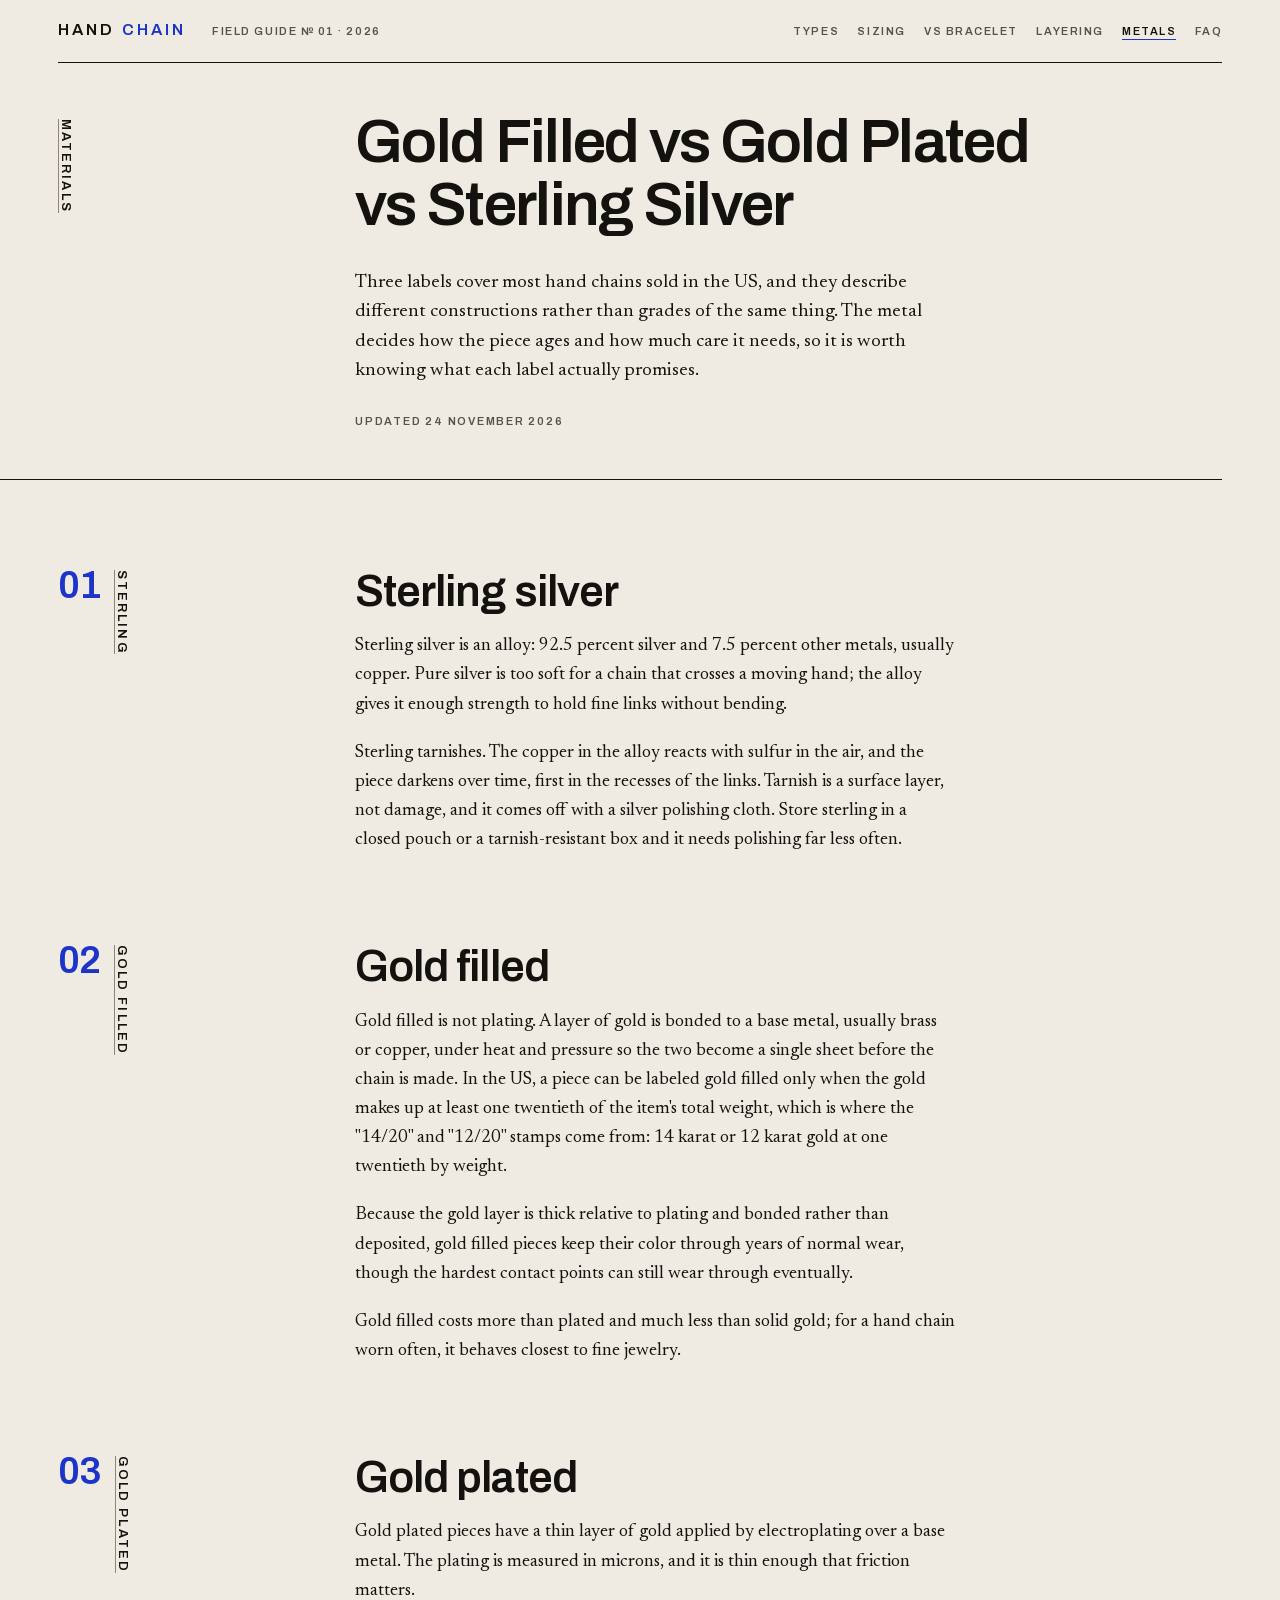
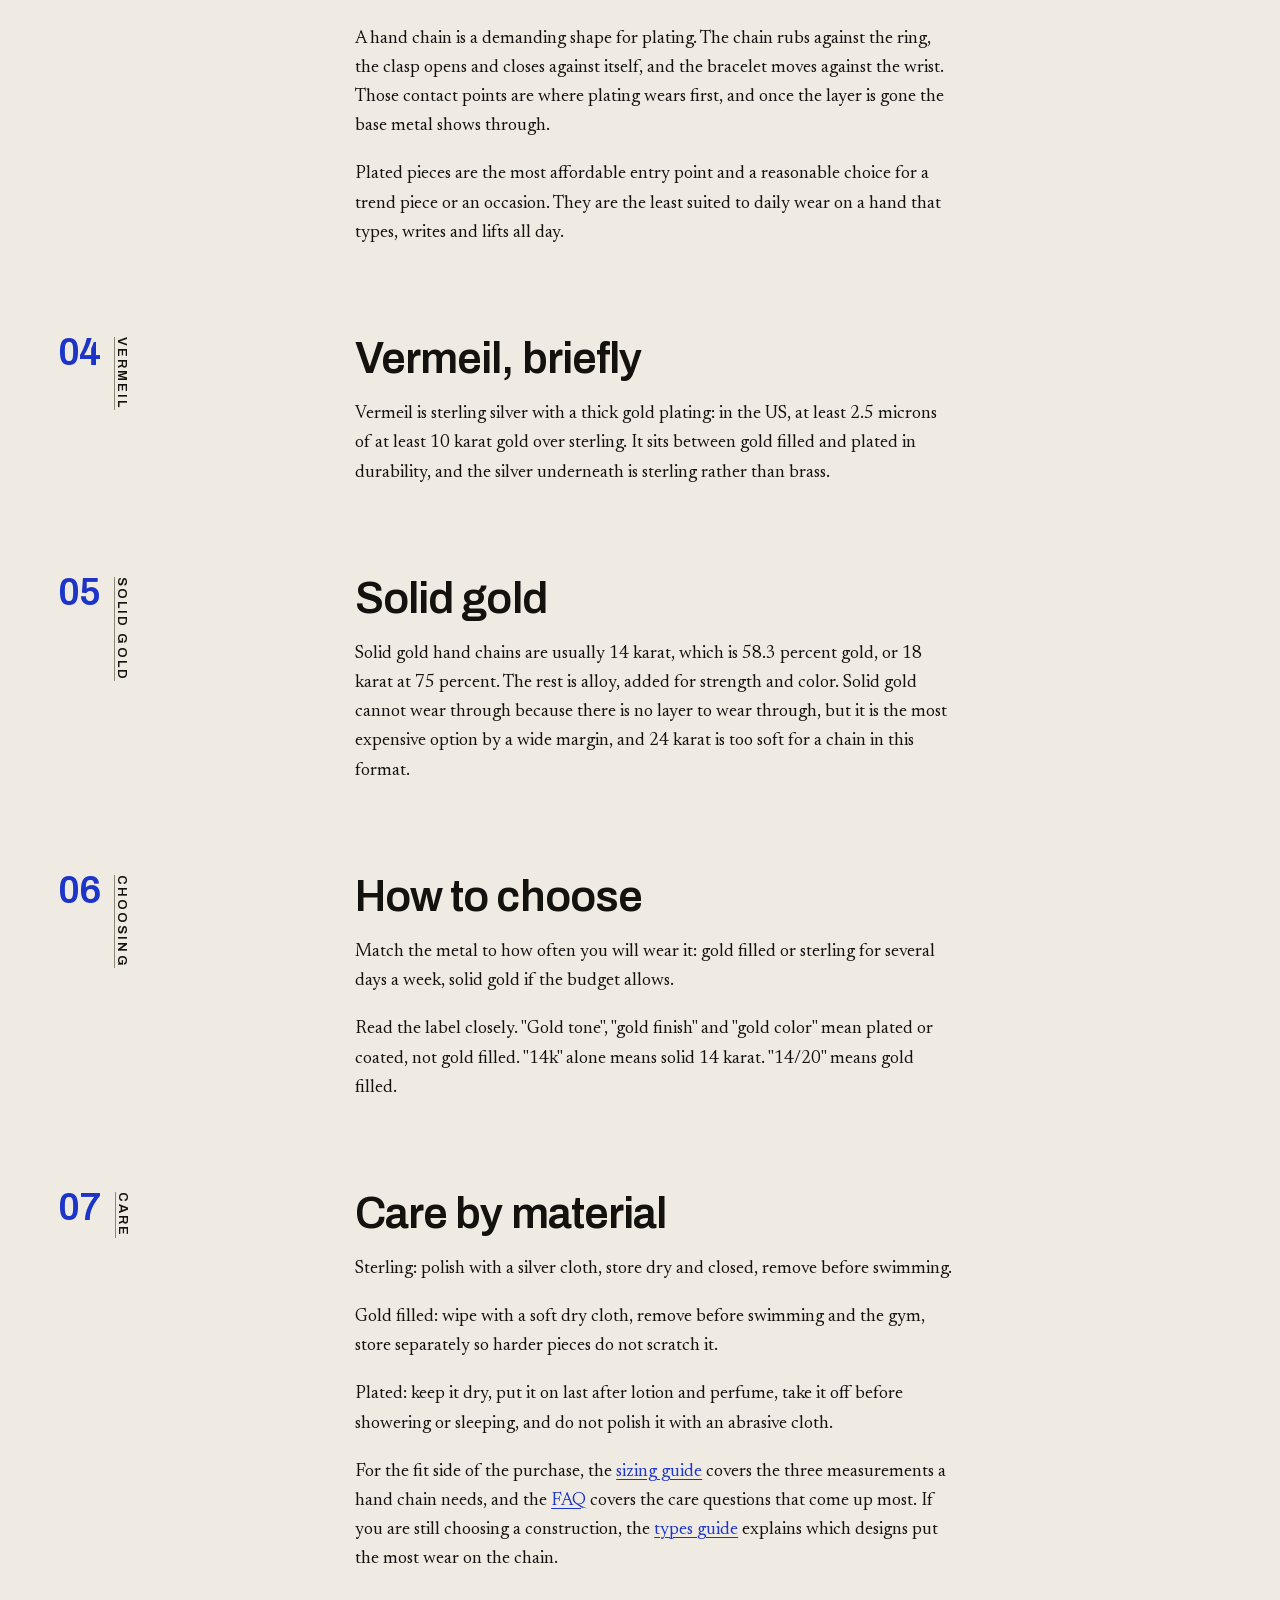
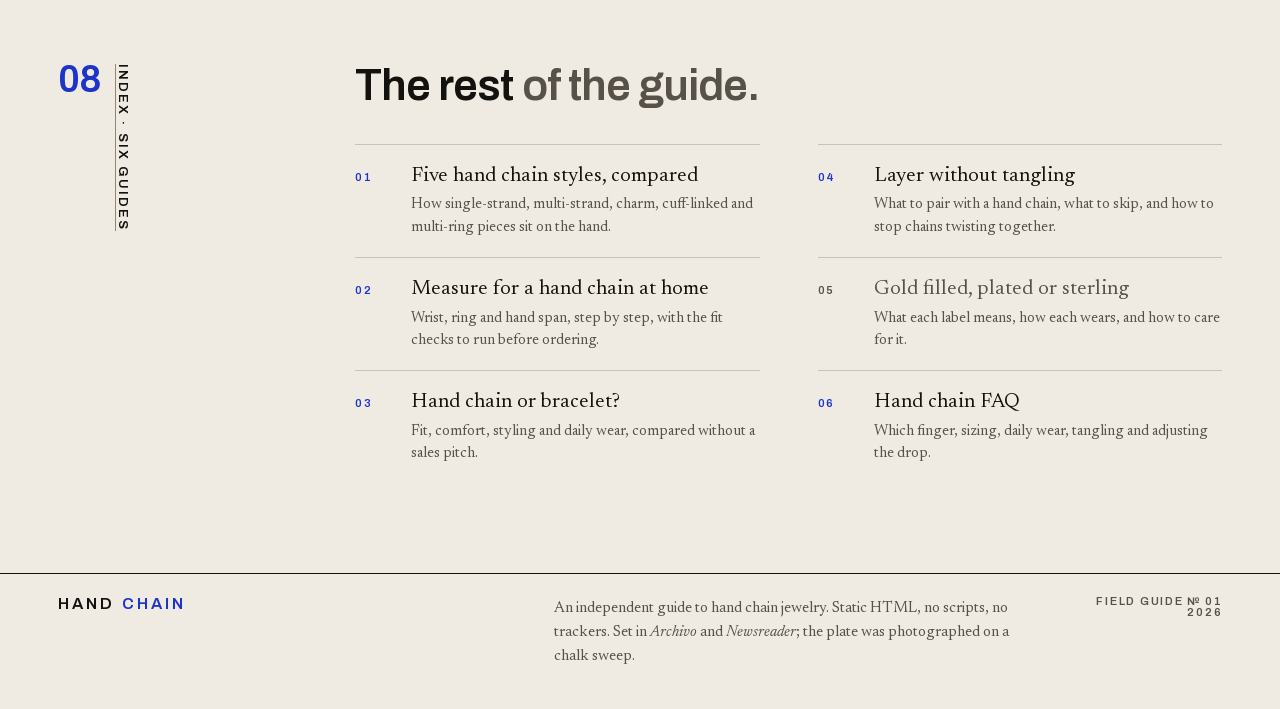
<file: materials-guide.html>
<!DOCTYPE html>
<html lang="en">
<head>
<meta charset="utf-8">
<meta name="viewport" content="width=device-width,initial-scale=1">
<title>Gold Filled vs Plated vs Sterling Silver</title>
<meta name="description" content="Gold filled, gold plated or sterling silver for a hand chain: what each label means, how they wear, and how to care for each one.">
<link rel="canonical" href="https://hand-chain-dev.digitalbuildr.com/materials-guide.html">
<meta property="og:type" content="article">
<meta property="og:site_name" content="Hand Chain">
<meta property="og:title" content="Gold Filled vs Plated vs Sterling Silver">
<meta property="og:description" content="Gold filled, gold plated or sterling silver for a hand chain: what each label means, how they wear, and how to care for each one.">
<meta property="og:url" content="https://hand-chain-dev.digitalbuildr.com/materials-guide.html">
<meta property="og:image" content="https://hand-chain-dev.digitalbuildr.com/img/hand-chain-plate-1024.webp">
<meta property="og:image:width" content="1024">
<meta property="og:image:height" content="1280">
<meta property="og:image:alt" content="A right hand, back of the hand toward the camera, wearing a fine gold chain from a band on the index finger to a thin bracelet at the wrist, on a chalk-white sweep.">
<meta property="og:locale" content="en_US">
<meta name="twitter:card" content="summary">
<link rel="preload" href="fonts/archivo-600-sub.woff2" as="font" type="font/woff2" crossorigin>
<link rel="preload" href="fonts/newsreader-400-sub.woff2" as="font" type="font/woff2" crossorigin>
<link rel="icon" href="data:image/svg+xml,%3Csvg%20xmlns='http://www.w3.org/2000/svg'%20viewBox='0%200%2032%2032'%3E%3Crect%20width='32'%20height='32'%20fill='%23EFEBE3'/%3E%3Ccircle%20cx='16'%20cy='16'%20r='7.5'%20fill='none'%20stroke='%231C34C8'%20stroke-width='3'/%3E%3C/svg%3E">
<meta name="theme-color" content="#EFEBE3">
<link rel="stylesheet" href="style.css">
<script type="application/ld+json">
{
  "@context": "https://schema.org",
  "@type": "Article",
  "headline": "Gold Filled vs Gold Plated vs Sterling Silver",
  "description": "Gold filled, gold plated or sterling silver for a hand chain: what each label means, how they wear, and how to care for each one.",
  "inLanguage": "en-US",
  "datePublished": "2026-11-24",
  "author": {
    "@type": "Organization",
    "name": "Editorial Team"
  },
  "url": "https://hand-chain-dev.digitalbuildr.com/materials-guide.html",
  "mainEntityOfPage": {
    "@type": "WebPage",
    "@id": "https://hand-chain-dev.digitalbuildr.com/materials-guide.html"
  },
  "image": {
    "@type": "ImageObject",
    "url": "https://hand-chain-dev.digitalbuildr.com/img/hand-chain-plate-1024.webp",
    "width": 1024,
    "height": 1280
  }
}
</script>
</head>

<body>
<a class="skip" href="#main">Skip to content</a>

<header class="wrap">
  <div class="masthead">
    <a class="brand" href="index.html">Hand<span>&nbsp;Chain</span></a>
    <p class="masthead__issue">Field guide № 01 · 2026</p>
    <nav class="masthead__nav" aria-label="Primary">
      <ul>
        <li><a href="types-of-hand-chains.html">Types</a></li>
        <li><a href="how-to-measure-hand-chain-size.html">Sizing</a></li>
        <li><a href="hand-chain-vs-bracelet.html">vs Bracelet</a></li>
        <li><a href="layering-hand-chains.html">Layering</a></li>
        <li><a href="materials-guide.html" aria-current="page">Metals</a></li>
        <li><a href="faq.html">FAQ</a></li>
      </ul>
    </nav>
  </div>
</header>


<main id="main">
  <section class="wrap page" aria-labelledby="h1">
    <div class="grid">
      <div class="section__rail page__rail">
        <p class="folio u-label">Materials</p>
      </div>
      <div class="page__body">
        <h1 class="page__title" id="h1">Gold Filled vs Gold Plated vs Sterling Silver</h1>
        <div class="page__lede">
<p>Three labels cover most hand chains sold in the US, and they describe different constructions rather than grades of the same thing. The metal decides how the piece ages and how much care it needs, so it is worth knowing what each label actually promises.</p>
        </div>
        <p class="page__meta u-label">Updated <time datetime="2026-11-24">24 November 2026</time></p>
      </div>
    </div>
  </section>

  <div class="wrap"><hr class="rule rule--overhang"></div>

  <section class="wrap section" aria-labelledby="sterling-silver">
    <div class="grid">
      <div class="section__rail">
        <span class="section__num u-num" aria-hidden="true">01</span>
        <a class="folio u-label" href="#sterling-silver">Sterling</a>
      </div>
      <div class="section__body">
        <h2 class="h2" id="sterling-silver">Sterling silver</h2>
        <div class="prose">
<p>Sterling silver is an alloy: 92.5 percent silver and 7.5 percent other metals, usually copper. Pure silver is too soft for a chain that crosses a moving hand; the alloy gives it enough strength to hold fine links without bending.</p>
<p>Sterling tarnishes. The copper in the alloy reacts with sulfur in the air, and the piece darkens over time, first in the recesses of the links. Tarnish is a surface layer, not damage, and it comes off with a silver polishing cloth. Store sterling in a closed pouch or a tarnish-resistant box and it needs polishing far less often.</p>
        </div>
      </div>
    </div>
  </section>

  <section class="wrap section" aria-labelledby="gold-filled">
    <div class="grid">
      <div class="section__rail">
        <span class="section__num u-num" aria-hidden="true">02</span>
        <a class="folio u-label" href="#gold-filled">Gold filled</a>
      </div>
      <div class="section__body">
        <h2 class="h2" id="gold-filled">Gold filled</h2>
        <div class="prose">
<p>Gold filled is not plating. A layer of gold is bonded to a base metal, usually brass or copper, under heat and pressure so the two become a single sheet before the chain is made. In the US, a piece can be labeled gold filled only when the gold makes up at least one twentieth of the item's total weight, which is where the "14/20" and "12/20" stamps come from: 14 karat or 12 karat gold at one twentieth by weight.</p>
<p>Because the gold layer is thick relative to plating and bonded rather than deposited, gold filled pieces keep their color through years of normal wear, though the hardest contact points can still wear through eventually.</p>
<p>Gold filled costs more than plated and much less than solid gold; for a hand chain worn often, it behaves closest to fine jewelry.</p>
        </div>
      </div>
    </div>
  </section>

  <section class="wrap section" aria-labelledby="gold-plated">
    <div class="grid">
      <div class="section__rail">
        <span class="section__num u-num" aria-hidden="true">03</span>
        <a class="folio u-label" href="#gold-plated">Gold plated</a>
      </div>
      <div class="section__body">
        <h2 class="h2" id="gold-plated">Gold plated</h2>
        <div class="prose">
<p>Gold plated pieces have a thin layer of gold applied by electroplating over a base metal. The plating is measured in microns, and it is thin enough that friction matters.</p>
<p>A hand chain is a demanding shape for plating. The chain rubs against the ring, the clasp opens and closes against itself, and the bracelet moves against the wrist. Those contact points are where plating wears first, and once the layer is gone the base metal shows through.</p>
<p>Plated pieces are the most affordable entry point and a reasonable choice for a trend piece or an occasion. They are the least suited to daily wear on a hand that types, writes and lifts all day.</p>
        </div>
      </div>
    </div>
  </section>

  <section class="wrap section" aria-labelledby="vermeil-briefly">
    <div class="grid">
      <div class="section__rail">
        <span class="section__num u-num" aria-hidden="true">04</span>
        <a class="folio u-label" href="#vermeil-briefly">Vermeil</a>
      </div>
      <div class="section__body">
        <h2 class="h2" id="vermeil-briefly">Vermeil, briefly</h2>
        <div class="prose">
<p>Vermeil is sterling silver with a thick gold plating: in the US, at least 2.5 microns of at least 10 karat gold over sterling. It sits between gold filled and plated in durability, and the silver underneath is sterling rather than brass.</p>
        </div>
      </div>
    </div>
  </section>

  <section class="wrap section" aria-labelledby="solid-gold">
    <div class="grid">
      <div class="section__rail">
        <span class="section__num u-num" aria-hidden="true">05</span>
        <a class="folio u-label" href="#solid-gold">Solid gold</a>
      </div>
      <div class="section__body">
        <h2 class="h2" id="solid-gold">Solid gold</h2>
        <div class="prose">
<p>Solid gold hand chains are usually 14 karat, which is 58.3 percent gold, or 18 karat at 75 percent. The rest is alloy, added for strength and color. Solid gold cannot wear through because there is no layer to wear through, but it is the most expensive option by a wide margin, and 24 karat is too soft for a chain in this format.</p>
        </div>
      </div>
    </div>
  </section>

  <section class="wrap section" aria-labelledby="how-to-choose">
    <div class="grid">
      <div class="section__rail">
        <span class="section__num u-num" aria-hidden="true">06</span>
        <a class="folio u-label" href="#how-to-choose">Choosing</a>
      </div>
      <div class="section__body">
        <h2 class="h2" id="how-to-choose">How to choose</h2>
        <div class="prose">
<p>Match the metal to how often you will wear it: gold filled or sterling for several days a week, solid gold if the budget allows.</p>
<p>Read the label closely. "Gold tone", "gold finish" and "gold color" mean plated or coated, not gold filled. "14k" alone means solid 14 karat. "14/20" means gold filled.</p>
        </div>
      </div>
    </div>
  </section>

  <section class="wrap section" aria-labelledby="care-by-material">
    <div class="grid">
      <div class="section__rail">
        <span class="section__num u-num" aria-hidden="true">07</span>
        <a class="folio u-label" href="#care-by-material">Care</a>
      </div>
      <div class="section__body">
        <h2 class="h2" id="care-by-material">Care by material</h2>
        <div class="prose">
<p>Sterling: polish with a silver cloth, store dry and closed, remove before swimming.</p>
<p>Gold filled: wipe with a soft dry cloth, remove before swimming and the gym, store separately so harder pieces do not scratch it.</p>
<p>Plated: keep it dry, put it on last after lotion and perfume, take it off before showering or sleeping, and do not polish it with an abrasive cloth.</p>
<p>For the fit side of the purchase, the <a href="how-to-measure-hand-chain-size.html">sizing guide</a> covers the three measurements a hand chain needs, and the <a href="faq.html">FAQ</a> covers the care questions that come up most. If you are still choosing a construction, the <a href="types-of-hand-chains.html">types guide</a> explains which designs put the most wear on the chain.</p>
        </div>
      </div>
    </div>
  </section>

  <section class="wrap section section--index" aria-labelledby="guides">
    <div class="grid">
      <div class="section__rail">
        <span class="section__num u-num" aria-hidden="true">08</span>
        <a class="folio u-label" href="#guides">Index · six guides</a>
      </div>
      <div class="section__body section__body--wide">
        <h2 class="h2" id="guides">The rest <em>of the guide.</em></h2>
        <ol class="index">
          <li><a href="types-of-hand-chains.html"><span class="index__num u-label u-num">01</span><span class="index__text"><span class="index__title">Five hand chain styles, compared</span><span class="index__gist">How single-strand, multi-strand, charm, cuff-linked and multi-ring pieces sit on the hand.</span></span></a></li>
          <li><a href="how-to-measure-hand-chain-size.html"><span class="index__num u-label u-num">02</span><span class="index__text"><span class="index__title">Measure for a hand chain at home</span><span class="index__gist">Wrist, ring and hand span, step by step, with the fit checks to run before ordering.</span></span></a></li>
          <li><a href="hand-chain-vs-bracelet.html"><span class="index__num u-label u-num">03</span><span class="index__text"><span class="index__title">Hand chain or bracelet?</span><span class="index__gist">Fit, comfort, styling and daily wear, compared without a sales pitch.</span></span></a></li>
          <li><a href="layering-hand-chains.html"><span class="index__num u-label u-num">04</span><span class="index__text"><span class="index__title">Layer without tangling</span><span class="index__gist">What to pair with a hand chain, what to skip, and how to stop chains twisting together.</span></span></a></li>
          <li><a href="materials-guide.html" aria-current="page"><span class="index__num u-label u-num">05</span><span class="index__text"><span class="index__title">Gold filled, plated or sterling</span><span class="index__gist">What each label means, how each wears, and how to care for it.</span></span></a></li>
          <li><a href="faq.html"><span class="index__num u-label u-num">06</span><span class="index__text"><span class="index__title">Hand chain FAQ</span><span class="index__gist">Which finger, sizing, daily wear, tangling and adjusting the drop.</span></span></a></li>
        </ol>
      </div>
    </div>
  </section>

</main>

<footer class="wrap foot">
  <div class="grid">
    <p class="foot__brand brand">Hand<span>&nbsp;Chain</span></p>
    <p class="foot__colophon">An independent guide to hand chain jewelry. Static HTML, no scripts, no trackers. Set in <em>Archivo</em> and <em>Newsreader</em>; the plate was photographed on a chalk sweep.</p>
    <p class="foot__meta u-label">Field guide № 01<br>2026</p>
  </div>
</footer>
</body>
</html>
</file>
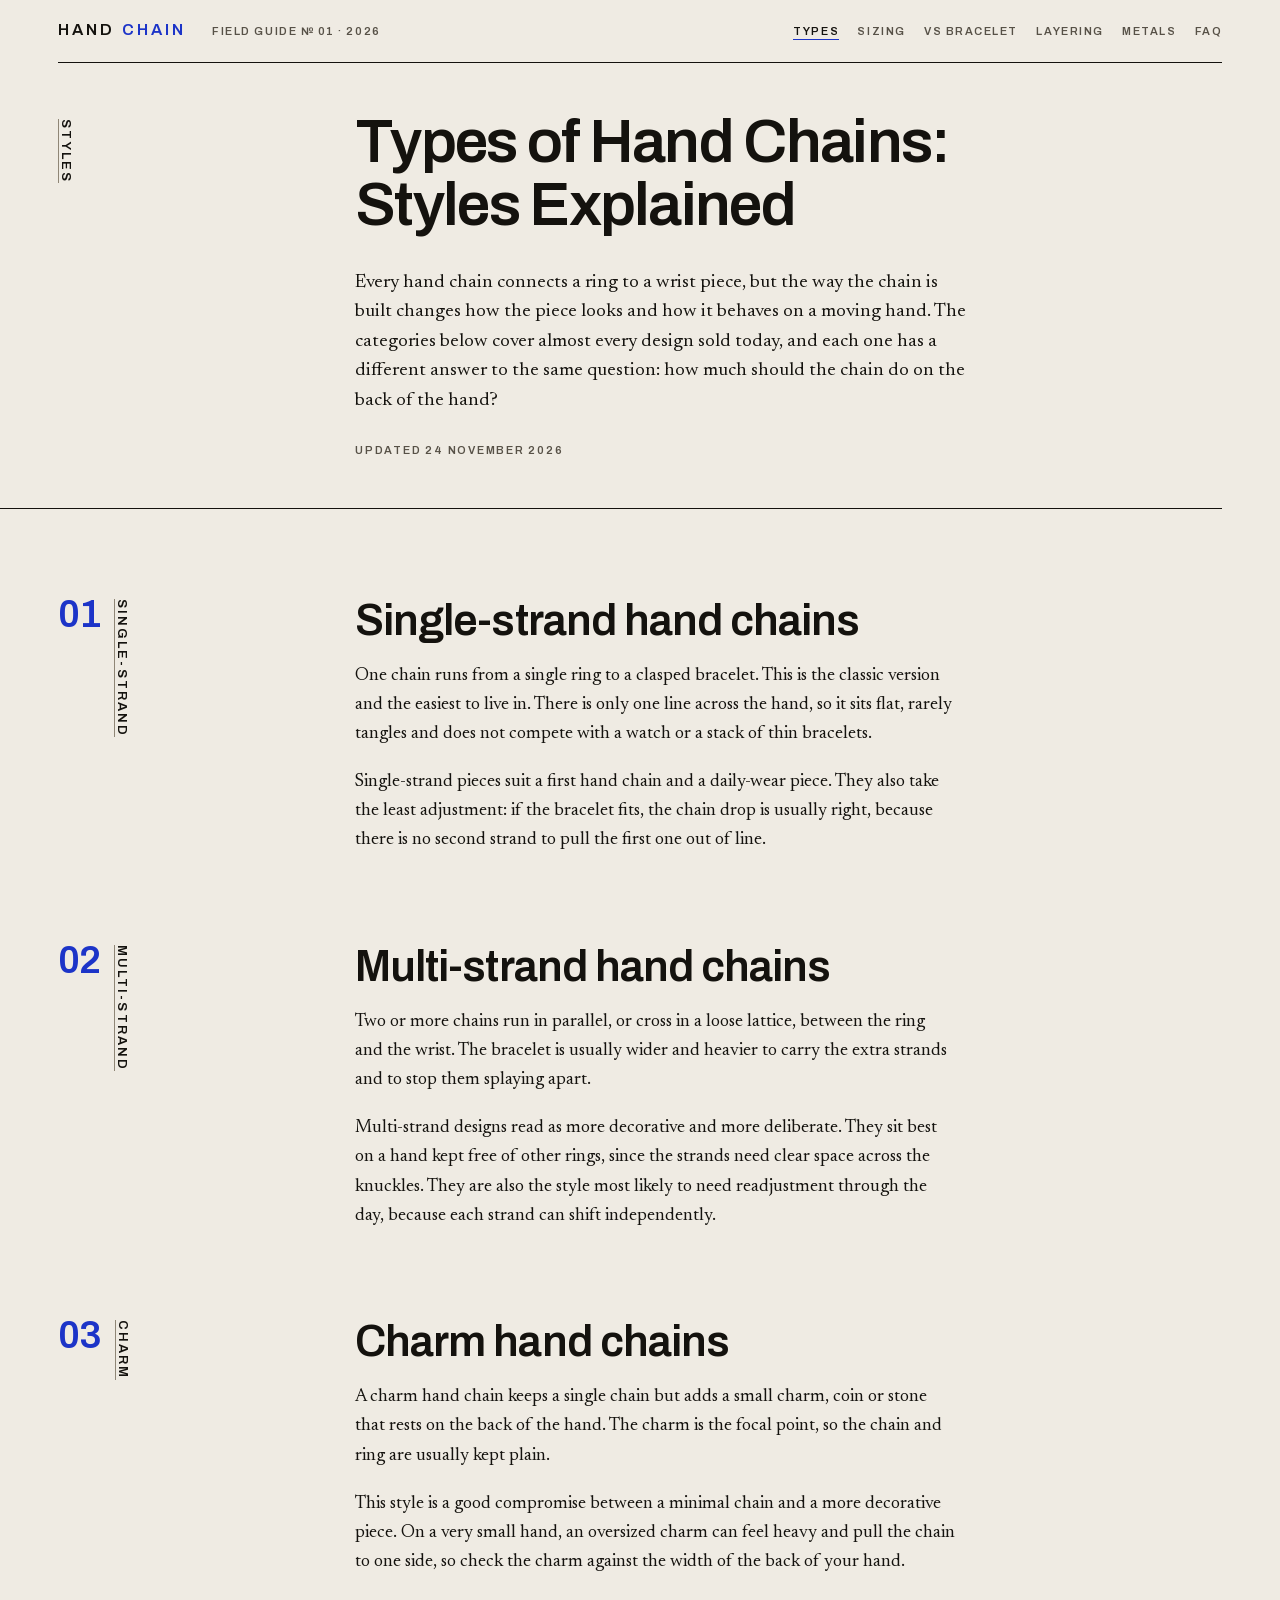
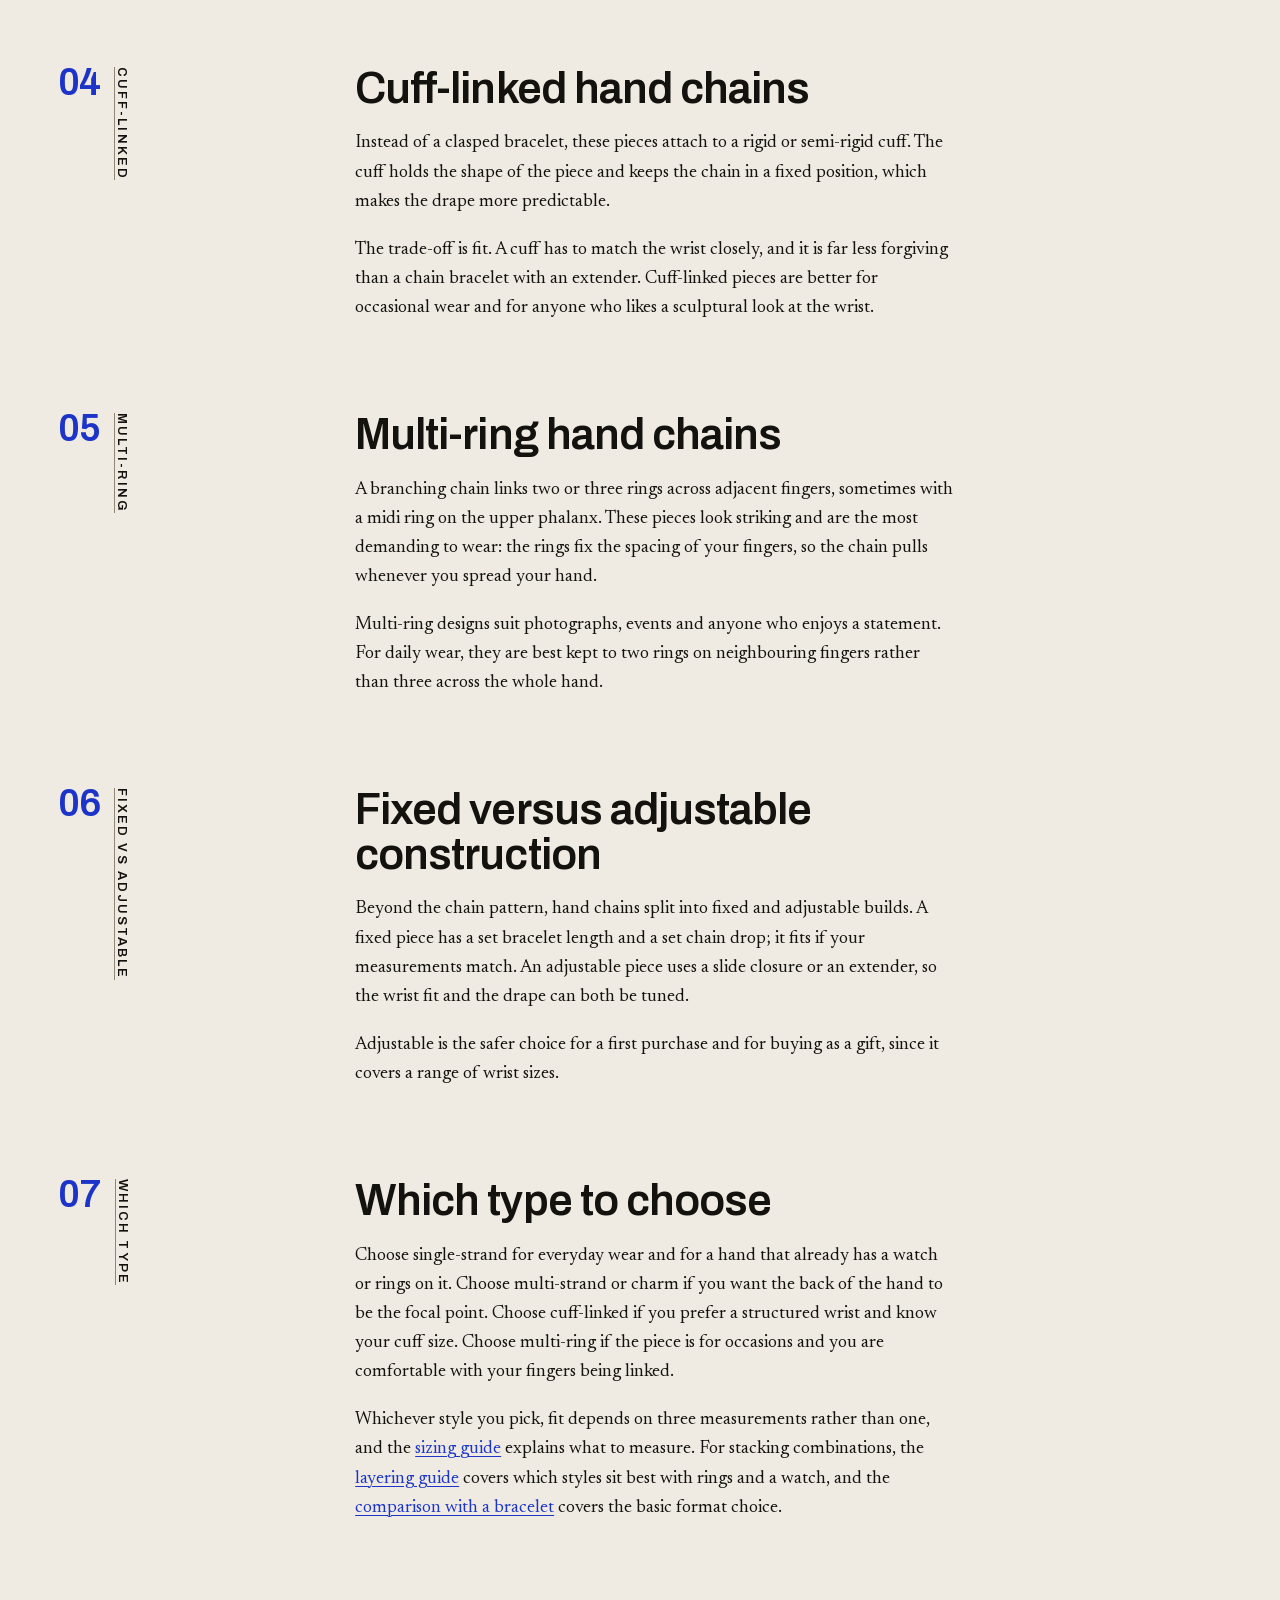
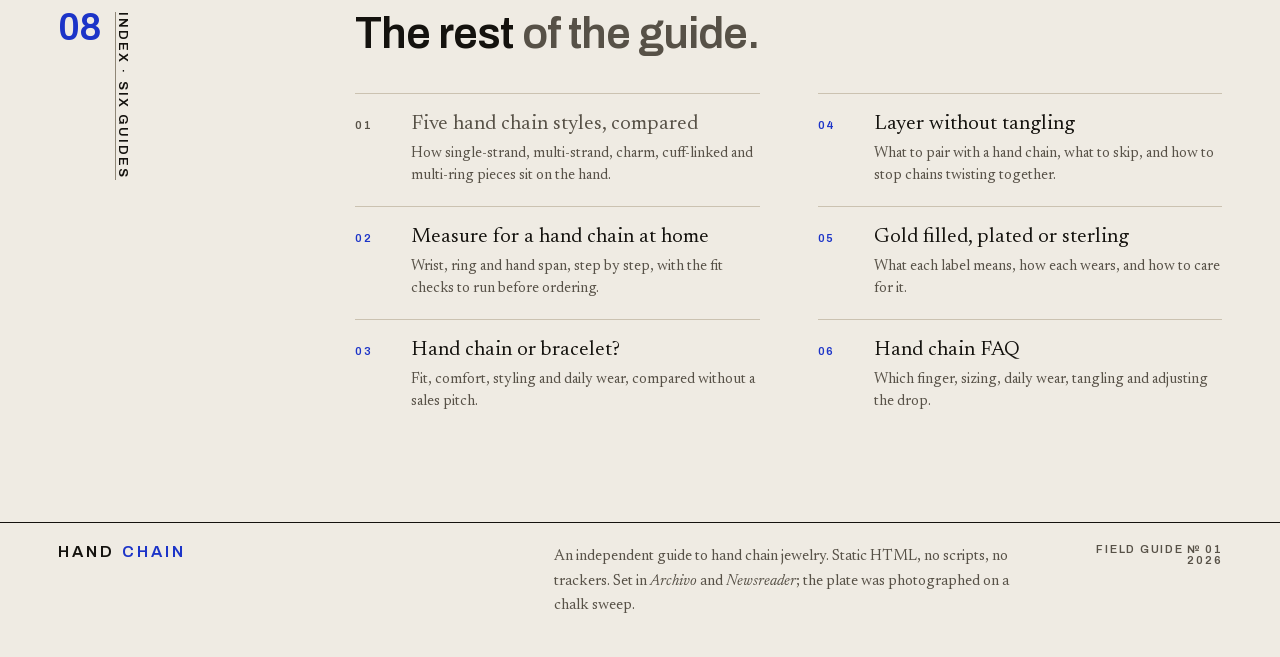
<file: types-of-hand-chains.html>
<!DOCTYPE html>
<html lang="en">
<head>
<meta charset="utf-8">
<meta name="viewport" content="width=device-width,initial-scale=1">
<title>Types of Hand Chains: Styles Explained</title>
<meta name="description" content="Single-strand, multi-strand, charm, cuff-linked and multi-ring hand chains: how each style sits on the hand and which one suits daily wear.">
<link rel="canonical" href="https://hand-chain-dev.digitalbuildr.com/types-of-hand-chains.html">
<meta property="og:type" content="article">
<meta property="og:site_name" content="Hand Chain">
<meta property="og:title" content="Types of Hand Chains: Styles Explained">
<meta property="og:description" content="Single-strand, multi-strand, charm, cuff-linked and multi-ring hand chains: how each style sits on the hand and which one suits daily wear.">
<meta property="og:url" content="https://hand-chain-dev.digitalbuildr.com/types-of-hand-chains.html">
<meta property="og:image" content="https://hand-chain-dev.digitalbuildr.com/img/hand-chain-plate-1024.webp">
<meta property="og:image:width" content="1024">
<meta property="og:image:height" content="1280">
<meta property="og:image:alt" content="A right hand, back of the hand toward the camera, wearing a fine gold chain from a band on the index finger to a thin bracelet at the wrist, on a chalk-white sweep.">
<meta property="og:locale" content="en_US">
<meta name="twitter:card" content="summary">
<link rel="preload" href="fonts/archivo-600-sub.woff2" as="font" type="font/woff2" crossorigin>
<link rel="preload" href="fonts/newsreader-400-sub.woff2" as="font" type="font/woff2" crossorigin>
<link rel="icon" href="data:image/svg+xml,%3Csvg%20xmlns='http://www.w3.org/2000/svg'%20viewBox='0%200%2032%2032'%3E%3Crect%20width='32'%20height='32'%20fill='%23EFEBE3'/%3E%3Ccircle%20cx='16'%20cy='16'%20r='7.5'%20fill='none'%20stroke='%231C34C8'%20stroke-width='3'/%3E%3C/svg%3E">
<meta name="theme-color" content="#EFEBE3">
<link rel="stylesheet" href="style.css">
<script type="application/ld+json">
{
  "@context": "https://schema.org",
  "@type": "Article",
  "headline": "Types of Hand Chains: Styles Explained",
  "description": "Single-strand, multi-strand, charm, cuff-linked and multi-ring hand chains: how each style sits on the hand and which one suits daily wear.",
  "inLanguage": "en-US",
  "datePublished": "2026-11-24",
  "author": {
    "@type": "Organization",
    "name": "Editorial Team"
  },
  "url": "https://hand-chain-dev.digitalbuildr.com/types-of-hand-chains.html",
  "mainEntityOfPage": {
    "@type": "WebPage",
    "@id": "https://hand-chain-dev.digitalbuildr.com/types-of-hand-chains.html"
  },
  "image": {
    "@type": "ImageObject",
    "url": "https://hand-chain-dev.digitalbuildr.com/img/hand-chain-plate-1024.webp",
    "width": 1024,
    "height": 1280
  }
}
</script>
</head>

<body>
<a class="skip" href="#main">Skip to content</a>

<header class="wrap">
  <div class="masthead">
    <a class="brand" href="index.html">Hand<span>&nbsp;Chain</span></a>
    <p class="masthead__issue">Field guide № 01 · 2026</p>
    <nav class="masthead__nav" aria-label="Primary">
      <ul>
        <li><a href="types-of-hand-chains.html" aria-current="page">Types</a></li>
        <li><a href="how-to-measure-hand-chain-size.html">Sizing</a></li>
        <li><a href="hand-chain-vs-bracelet.html">vs Bracelet</a></li>
        <li><a href="layering-hand-chains.html">Layering</a></li>
        <li><a href="materials-guide.html">Metals</a></li>
        <li><a href="faq.html">FAQ</a></li>
      </ul>
    </nav>
  </div>
</header>


<main id="main">
  <section class="wrap page" aria-labelledby="h1">
    <div class="grid">
      <div class="section__rail page__rail">
        <p class="folio u-label">Styles</p>
      </div>
      <div class="page__body">
        <h1 class="page__title" id="h1">Types of Hand Chains: Styles Explained</h1>
        <div class="page__lede">
<p>Every hand chain connects a ring to a wrist piece, but the way the chain is built changes how the piece looks and how it behaves on a moving hand. The categories below cover almost every design sold today, and each one has a different answer to the same question: how much should the chain do on the back of the hand?</p>
        </div>
        <p class="page__meta u-label">Updated <time datetime="2026-11-24">24 November 2026</time></p>
      </div>
    </div>
  </section>

  <div class="wrap"><hr class="rule rule--overhang"></div>

  <section class="wrap section" aria-labelledby="single-strand-hand-chains">
    <div class="grid">
      <div class="section__rail">
        <span class="section__num u-num" aria-hidden="true">01</span>
        <a class="folio u-label" href="#single-strand-hand-chains">Single-strand</a>
      </div>
      <div class="section__body">
        <h2 class="h2" id="single-strand-hand-chains">Single-strand hand chains</h2>
        <div class="prose">
<p>One chain runs from a single ring to a clasped bracelet. This is the classic version and the easiest to live in. There is only one line across the hand, so it sits flat, rarely tangles and does not compete with a watch or a stack of thin bracelets.</p>
<p>Single-strand pieces suit a first hand chain and a daily-wear piece. They also take the least adjustment: if the bracelet fits, the chain drop is usually right, because there is no second strand to pull the first one out of line.</p>
        </div>
      </div>
    </div>
  </section>

  <section class="wrap section" aria-labelledby="multi-strand-hand-chains">
    <div class="grid">
      <div class="section__rail">
        <span class="section__num u-num" aria-hidden="true">02</span>
        <a class="folio u-label" href="#multi-strand-hand-chains">Multi-strand</a>
      </div>
      <div class="section__body">
        <h2 class="h2" id="multi-strand-hand-chains">Multi-strand hand chains</h2>
        <div class="prose">
<p>Two or more chains run in parallel, or cross in a loose lattice, between the ring and the wrist. The bracelet is usually wider and heavier to carry the extra strands and to stop them splaying apart.</p>
<p>Multi-strand designs read as more decorative and more deliberate. They sit best on a hand kept free of other rings, since the strands need clear space across the knuckles. They are also the style most likely to need readjustment through the day, because each strand can shift independently.</p>
        </div>
      </div>
    </div>
  </section>

  <section class="wrap section" aria-labelledby="charm-hand-chains">
    <div class="grid">
      <div class="section__rail">
        <span class="section__num u-num" aria-hidden="true">03</span>
        <a class="folio u-label" href="#charm-hand-chains">Charm</a>
      </div>
      <div class="section__body">
        <h2 class="h2" id="charm-hand-chains">Charm hand chains</h2>
        <div class="prose">
<p>A charm hand chain keeps a single chain but adds a small charm, coin or stone that rests on the back of the hand. The charm is the focal point, so the chain and ring are usually kept plain.</p>
<p>This style is a good compromise between a minimal chain and a more decorative piece. On a very small hand, an oversized charm can feel heavy and pull the chain to one side, so check the charm against the width of the back of your hand.</p>
        </div>
      </div>
    </div>
  </section>

  <section class="wrap section" aria-labelledby="cuff-linked-hand-chains">
    <div class="grid">
      <div class="section__rail">
        <span class="section__num u-num" aria-hidden="true">04</span>
        <a class="folio u-label" href="#cuff-linked-hand-chains">Cuff-linked</a>
      </div>
      <div class="section__body">
        <h2 class="h2" id="cuff-linked-hand-chains">Cuff-linked hand chains</h2>
        <div class="prose">
<p>Instead of a clasped bracelet, these pieces attach to a rigid or semi-rigid cuff. The cuff holds the shape of the piece and keeps the chain in a fixed position, which makes the drape more predictable.</p>
<p>The trade-off is fit. A cuff has to match the wrist closely, and it is far less forgiving than a chain bracelet with an extender. Cuff-linked pieces are better for occasional wear and for anyone who likes a sculptural look at the wrist.</p>
        </div>
      </div>
    </div>
  </section>

  <section class="wrap section" aria-labelledby="multi-ring-hand-chains">
    <div class="grid">
      <div class="section__rail">
        <span class="section__num u-num" aria-hidden="true">05</span>
        <a class="folio u-label" href="#multi-ring-hand-chains">Multi-ring</a>
      </div>
      <div class="section__body">
        <h2 class="h2" id="multi-ring-hand-chains">Multi-ring hand chains</h2>
        <div class="prose">
<p>A branching chain links two or three rings across adjacent fingers, sometimes with a midi ring on the upper phalanx. These pieces look striking and are the most demanding to wear: the rings fix the spacing of your fingers, so the chain pulls whenever you spread your hand.</p>
<p>Multi-ring designs suit photographs, events and anyone who enjoys a statement. For daily wear, they are best kept to two rings on neighbouring fingers rather than three across the whole hand.</p>
        </div>
      </div>
    </div>
  </section>

  <section class="wrap section" aria-labelledby="fixed-versus-adjustable-construction">
    <div class="grid">
      <div class="section__rail">
        <span class="section__num u-num" aria-hidden="true">06</span>
        <a class="folio u-label" href="#fixed-versus-adjustable-construction">Fixed vs adjustable</a>
      </div>
      <div class="section__body">
        <h2 class="h2" id="fixed-versus-adjustable-construction">Fixed versus adjustable construction</h2>
        <div class="prose">
<p>Beyond the chain pattern, hand chains split into fixed and adjustable builds. A fixed piece has a set bracelet length and a set chain drop; it fits if your measurements match. An adjustable piece uses a slide closure or an extender, so the wrist fit and the drape can both be tuned.</p>
<p>Adjustable is the safer choice for a first purchase and for buying as a gift, since it covers a range of wrist sizes.</p>
        </div>
      </div>
    </div>
  </section>

  <section class="wrap section" aria-labelledby="which-type-to-choose">
    <div class="grid">
      <div class="section__rail">
        <span class="section__num u-num" aria-hidden="true">07</span>
        <a class="folio u-label" href="#which-type-to-choose">Which type</a>
      </div>
      <div class="section__body">
        <h2 class="h2" id="which-type-to-choose">Which type to choose</h2>
        <div class="prose">
<p>Choose single-strand for everyday wear and for a hand that already has a watch or rings on it. Choose multi-strand or charm if you want the back of the hand to be the focal point. Choose cuff-linked if you prefer a structured wrist and know your cuff size. Choose multi-ring if the piece is for occasions and you are comfortable with your fingers being linked.</p>
<p>Whichever style you pick, fit depends on three measurements rather than one, and the <a href="how-to-measure-hand-chain-size.html">sizing guide</a> explains what to measure. For stacking combinations, the <a href="layering-hand-chains.html">layering guide</a> covers which styles sit best with rings and a watch, and the <a href="hand-chain-vs-bracelet.html">comparison with a bracelet</a> covers the basic format choice.</p>
        </div>
      </div>
    </div>
  </section>

  <section class="wrap section section--index" aria-labelledby="guides">
    <div class="grid">
      <div class="section__rail">
        <span class="section__num u-num" aria-hidden="true">08</span>
        <a class="folio u-label" href="#guides">Index · six guides</a>
      </div>
      <div class="section__body section__body--wide">
        <h2 class="h2" id="guides">The rest <em>of the guide.</em></h2>
        <ol class="index">
          <li><a href="types-of-hand-chains.html" aria-current="page"><span class="index__num u-label u-num">01</span><span class="index__text"><span class="index__title">Five hand chain styles, compared</span><span class="index__gist">How single-strand, multi-strand, charm, cuff-linked and multi-ring pieces sit on the hand.</span></span></a></li>
          <li><a href="how-to-measure-hand-chain-size.html"><span class="index__num u-label u-num">02</span><span class="index__text"><span class="index__title">Measure for a hand chain at home</span><span class="index__gist">Wrist, ring and hand span, step by step, with the fit checks to run before ordering.</span></span></a></li>
          <li><a href="hand-chain-vs-bracelet.html"><span class="index__num u-label u-num">03</span><span class="index__text"><span class="index__title">Hand chain or bracelet?</span><span class="index__gist">Fit, comfort, styling and daily wear, compared without a sales pitch.</span></span></a></li>
          <li><a href="layering-hand-chains.html"><span class="index__num u-label u-num">04</span><span class="index__text"><span class="index__title">Layer without tangling</span><span class="index__gist">What to pair with a hand chain, what to skip, and how to stop chains twisting together.</span></span></a></li>
          <li><a href="materials-guide.html"><span class="index__num u-label u-num">05</span><span class="index__text"><span class="index__title">Gold filled, plated or sterling</span><span class="index__gist">What each label means, how each wears, and how to care for it.</span></span></a></li>
          <li><a href="faq.html"><span class="index__num u-label u-num">06</span><span class="index__text"><span class="index__title">Hand chain FAQ</span><span class="index__gist">Which finger, sizing, daily wear, tangling and adjusting the drop.</span></span></a></li>
        </ol>
      </div>
    </div>
  </section>

</main>

<footer class="wrap foot">
  <div class="grid">
    <p class="foot__brand brand">Hand<span>&nbsp;Chain</span></p>
    <p class="foot__colophon">An independent guide to hand chain jewelry. Static HTML, no scripts, no trackers. Set in <em>Archivo</em> and <em>Newsreader</em>; the plate was photographed on a chalk sweep.</p>
    <p class="foot__meta u-label">Field guide № 01<br>2026</p>
  </div>
</footer>
</body>
</html>
</file>
<file: style.css>
/* Hand Chain — v2.1 "specimen plate"
   Hand-written. No framework, no JS. Tokens mirror tokens.json.
   v2.1: hero plate recomposed (4:5, uncropped), margin rails promoted to nav,
   sections 02 / 03 / 06 given their own shapes so no three read alike. */

@font-face{font-family:Archivo;src:url(fonts/archivo-600-sub.woff2) format('woff2');font-weight:600;font-style:normal;font-display:swap}
@font-face{font-family:Newsreader;src:url(fonts/newsreader-400-sub.woff2) format('woff2');font-weight:400;font-style:normal;font-display:swap}
@font-face{font-family:Newsreader;src:url(fonts/newsreader-400i-sub.woff2) format('woff2');font-weight:400;font-style:italic;font-display:swap}

:root{
  --paper:#EFEBE3; --plate:#F7F4ED; --ink:#14120E; --muted:#575147;
  --rule:#CBC2B1; --rule-2:#8F8676;
  --accent:#1C34C8; --accent-d:#152AA6; --on-accent:#F4F1EA;
  --sans:Archivo,'Helvetica Neue',Arial,sans-serif;
  --serif:Newsreader,Georgia,'Times New Roman',serif;
  --pad:clamp(20px,4.5vw,72px);
  --gap:clamp(16px,2vw,28px);
  --max:1560px;
  --rail-offset:0;        /* measured: folio cap top lands on the numeral cap top (see tools/inkrow2.py) */
  --edge:clamp(20px,2.2vw,36px);  /* data inset at a bleeding edge: rules run to the viewport, text does not */
}

*,*::before,*::after{box-sizing:border-box}
html{-webkit-text-size-adjust:100%}
body{
  margin:0; background:var(--paper); color:var(--ink);
  font:400 1.125rem/1.62 var(--serif);
  font-feature-settings:'kern' 1,'liga' 1;
  text-rendering:optimizeLegibility;
}
img{display:block; max-width:100%; height:auto}
a{color:var(--ink); text-decoration:none}
::selection{background:var(--accent); color:var(--on-accent)}
:focus-visible{outline:2px solid var(--accent); outline-offset:3px}

/* ------------------------------------------------------------------ type */
.u-label{font:600 .6875rem/1 var(--sans); letter-spacing:.16em; text-transform:uppercase}
.u-num{font-variant-numeric:tabular-nums; font-feature-settings:'tnum' 1}

/* ---------------------------------------------------------------- layout */
.wrap{max-width:var(--max); margin-inline:auto; padding-inline:var(--pad)}
.grid{display:grid; grid-template-columns:repeat(12,1fr); column-gap:var(--gap)}

.skip{position:absolute; left:-9999px}
.skip:focus{left:var(--pad); top:8px; z-index:9; background:var(--paper); color:var(--accent);
  padding:.6rem .9rem; font:600 .75rem/1 var(--sans); letter-spacing:.12em; text-transform:uppercase}

.rule{border:0; border-top:1px solid var(--rule); margin:0}
.rule--accent{border-top:1px solid var(--accent)}
.rule--overhang{margin-left:calc(var(--pad) * -1); border-top:1px solid var(--ink)}

/* -------------------------------------------------------------- masthead */
.masthead{display:flex; flex-wrap:wrap; align-items:baseline; gap:.75rem var(--gap);
  padding-block:1.05rem 1rem; border-bottom:1px solid var(--ink)}
.brand{font:600 1rem/1 var(--sans); letter-spacing:.2em; text-transform:uppercase}
.brand span{color:var(--accent)}
.masthead__issue{margin:0; color:var(--muted)}
.masthead__nav{margin-left:auto}
.masthead__nav ul{display:flex; flex-wrap:wrap; gap:.35rem 1.15rem; margin:0; padding:0; list-style:none}
.masthead__nav a{color:var(--muted); border-bottom:1px solid transparent; padding-bottom:2px}
.masthead__nav a:hover,.masthead__nav a[aria-current]{color:var(--ink); border-bottom-color:var(--accent)}
.masthead__issue,.masthead__nav a{font:600 .6875rem/1.2 var(--sans); letter-spacing:.14em; text-transform:uppercase}

/* ------------------------------------------------------------------ hero
   copy 1-7 / plate 8-12 + bleed. The plate shows at its own 4:5 with no crop,
   so both anchors stay in frame at every width; the spec table and the CTAs
   are pulled out of the stack below the lede and set on the plate's baseline. */
.hero{padding-top:clamp(1.5rem,3vw,2.25rem); padding-bottom:clamp(1.5rem,2.6vw,2rem);
  border-bottom:1px solid var(--ink)}
.hero .grid{grid-template-rows:auto auto; align-items:start; row-gap:clamp(1.5rem,2.8vw,2.25rem)}
.hero__copy{grid-column:1/8; grid-row:1; display:flex; flex-direction:column; justify-content:flex-start}
.hero__meta{display:flex; gap:1.25rem; margin:0 0 clamp(1.4rem,3.4vw,2.6rem); color:var(--muted)}
.hero__meta b{color:var(--accent); font-weight:600}
.hero__title{
  margin:0; font-family:var(--sans); font-weight:600;
  font-size:clamp(3.4rem,8vw,8rem); line-height:.84; letter-spacing:-.035em;
  text-transform:uppercase;
}
.hero__title em{font-style:normal; color:var(--accent)}
.hero__title span{display:block; margin-left:.5em}
.hero__lede{max-width:38ch; margin:clamp(1.5rem,3.2vw,2.4rem) 0 0; font-size:1.3125rem; line-height:1.5}
.hero__lede em{font-style:italic}

.hero__foot{grid-column:1/8; grid-row:2; align-self:start; padding-right:var(--gap)}
.spec{display:grid; grid-template-columns:minmax(7.5rem,auto) 1fr; margin:0; max-width:36rem}
.spec dt{font:600 .6875rem/1.3 var(--sans); letter-spacing:.14em; text-transform:uppercase;
  color:var(--muted); padding:.8rem 1.75rem .8rem 0; border-top:1px solid var(--rule)}
.spec dd{margin:0; padding:.75rem 0; border-top:1px solid var(--rule); color:var(--ink)}
.spec dt:nth-of-type(1),.spec dd:nth-of-type(1){border-top:1px solid var(--rule-2)}

.actions{display:flex; flex-wrap:wrap; align-items:center; gap:1rem 2rem;
  margin-top:clamp(2.2rem,4vw,3.2rem)}
.btn{display:inline-block; padding:.85rem 1.35rem; background:var(--accent); color:var(--on-accent);
  font:600 .75rem/1 var(--sans); letter-spacing:.13em; text-transform:uppercase; transition:background .15s}
.btn:hover{background:var(--accent-d)}
.link{font:600 .75rem/1 var(--sans); letter-spacing:.13em; text-transform:uppercase; color:var(--accent);
  border-bottom:1px solid var(--accent); padding-bottom:.25rem}
.link:hover{color:var(--accent-d); border-bottom-color:var(--accent-d)}

/* plate: 4:5, uncropped, bleeds past the right page edge */
.hero__plate{grid-column:8/13; grid-row:1/3; align-self:end;
  margin-right:calc(var(--pad) * -1); border-left:1px solid var(--rule-2)}
.hero__plate img{width:100%; height:auto; aspect-ratio:4/5; object-fit:cover; object-position:50% 50%}
.hero__plate figcaption{display:flex; justify-content:space-between; gap:1.5rem;
  padding:.7rem var(--pad) .55rem 0; color:var(--muted); border-top:1px solid var(--rule)}
.hero__plate figcaption span:last-child{white-space:nowrap}
figcaption{display:block}

/* --------------------------------------------------- interior pages (v2 shell)
   same masthead, rail and footer as the plate page; the page headline takes the
   hero's place and the eyebrow sits in the margin rail where a section numeral
   would be, so the copy never starts at the grid's text column. */
.page{padding-top:clamp(1.9rem,4vw,3rem); padding-bottom:clamp(2rem,4.2vw,3.25rem)}
.page .grid{align-items:start}
.page .folio{margin:0}   /* the eyebrow is a <p>: a default margin would push it off the numeral column */
.page__rail{padding-top:.5rem}
.page__body{grid-column:4/12}
.page__title{margin:0; max-width:20ch; font:600 clamp(2.3rem,4.8vw,3.8rem)/1.04 var(--sans);
  letter-spacing:-.028em}
.page__lede{margin:clamp(1.3rem,2.6vw,1.9rem) 0 0; max-width:62ch; font-size:1.1875rem; line-height:1.55}
.page__lede p{margin:0}
.page__lede p+p{margin-top:.85em}
.page__meta{margin:clamp(1.3rem,2.4vw,1.9rem) 0 0; color:var(--muted)}
.index a[aria-current] .index__title,.index a[aria-current] .index__num{color:var(--muted)}

/* --------------------------------------------------------------- section */
.section{padding-block:clamp(3.25rem,7vw,6.5rem) 0}
.section__rail{grid-column:1/3; display:flex; gap:.9rem; align-items:flex-start}
.section__num{font:600 clamp(1.75rem,3vw,2.5rem)/.8 var(--sans); color:var(--accent); letter-spacing:-.02em}
/* rail folio: reads top-to-bottom, first cap dropped onto the numeral's baseline,
   ink weight so it works as a link to its own section */
.folio{writing-mode:vertical-rl; padding:0 0 0 var(--rail-offset);
  font:600 .8125rem/1 var(--sans); letter-spacing:.16em; text-transform:uppercase; color:var(--ink);
  border-left:1px solid var(--rule-2); transition:color .15s, border-color .15s}
.folio:hover,.folio:focus-visible{color:var(--accent); border-left-color:var(--accent)}

.section__body{grid-column:4/11}
.section__body--cols{grid-column:4/13}
.section__body--wide{grid-column:4/13}
.h2{margin:0 0 1.15rem; font:600 clamp(1.9rem,3.4vw,2.9rem)/1.02 var(--sans); letter-spacing:-.022em}
.h2 em{font-style:normal; color:var(--muted)}
.deck{max-width:50ch; margin:1.15rem 0 0; color:var(--muted); font-size:1.0625rem; line-height:1.5}
.prose{max-width:60ch}
.prose p{margin:0}
.prose p+p{margin-top:1.05em}
.runin{font-family:var(--sans); font-size:.78em; letter-spacing:.055em; text-transform:uppercase; font-weight:600}
.prose a{color:var(--accent); text-decoration:underline; text-decoration-thickness:1px; text-underline-offset:.18em}
.prose a:hover{color:var(--accent-d)}

/* 01 — definition set in two columns, hairline between them, like a print entry */
.prose--cols{max-width:none; column-count:2; column-gap:clamp(2rem,3.5vw,3.5rem);
  column-rule:1px solid var(--rule); margin-top:.4rem}
.prose--cols p{margin:0; orphans:2; widows:2}
.prose--cols p+p{margin-top:1em}

/* ---------------------------------------------------- 02 numbered row list
   breaks to full width: numerals in the page margin, rules running off the
   right edge of the viewport */
.section--rows .section__body{grid-column:4/13}
.styles{margin:clamp(1.75rem,3.4vw,2.75rem) calc(var(--pad) * -1) 0 0; padding:0; list-style:none;
  border-bottom:1px solid var(--rule-2)}
.styles li{display:grid; grid-template-columns:4.25rem minmax(0,1.05fr) minmax(0,1.9fr) 9rem;
  gap:var(--gap); align-items:baseline; padding:1.15rem 3rem 1.15rem 0; border-top:1px solid var(--rule)}
.styles li:first-child{border-top:1px solid var(--rule-2)}
.styles li:hover{border-top-color:var(--accent)}
.styles__num{color:var(--accent)}
.styles h3{margin:0; font:600 1.0625rem/1.3 var(--sans); letter-spacing:.01em}
.styles p{margin:0; color:var(--muted); font-size:1rem; line-height:1.5}
.styles .tag{margin:0; color:var(--muted); text-align:right}

/* ---------------------------------------- 03 two-column table that bleeds right
   measurement + where it is taken on the left, the range set as a data column
   running out past the page edge */
.section--fit .section__body{grid-column:4/12}
.fit-bleed{grid-column:4/13; margin-right:calc(var(--pad) * -1); margin-top:clamp(1.9rem,3.6vw,2.9rem)}
table.fit{width:100%; border-collapse:collapse; font-size:1rem; line-height:1.45; table-layout:fixed}
table.fit caption{caption-side:bottom; text-align:left; color:var(--muted); font-style:italic;
  padding:1rem 0 0; line-height:1.4; max-width:52ch}
table.fit th,table.fit td{text-align:left; vertical-align:baseline; border-top:1px solid var(--rule)}
table.fit thead th{border-top:1px solid var(--rule-2); color:var(--muted); padding:.55rem 0 .6rem;
  font:600 .6875rem/1.2 var(--sans); letter-spacing:.14em; text-transform:uppercase}
table.fit thead th:last-child{text-align:right; padding-right:var(--edge); width:30%}
table.fit tbody th{font-weight:400; padding:1.05rem 2rem 1.05rem 0; border-top:1px solid var(--rule)}
table.fit .fit__name{display:block; font:600 clamp(1.05rem,1.5vw,1.25rem)/1.2 var(--sans); letter-spacing:.01em}
table.fit .fit__where{display:block; color:var(--muted); font-size:.95rem; line-height:1.45; margin-top:.3rem}
table.fit .fit__val{text-align:right; padding-right:var(--edge); white-space:nowrap;
  font:400 clamp(1.5rem,2.4vw,2rem)/1 var(--serif); letter-spacing:-.01em}
.fit__note{grid-column:4/11; margin-top:clamp(1.9rem,3.6vw,2.6rem)}
.fit__note p{margin:0; max-width:60ch}
.fit__note a{color:var(--accent); text-decoration:underline; text-decoration-thickness:1px; text-underline-offset:.18em}

/* grid break: dark band, heading starts at column 3 */
.band{margin-top:clamp(3.25rem,7vw,6.5rem); background:var(--ink); color:var(--paper); padding-block:clamp(2.75rem,5vw,4.5rem)}
.band .grid{align-items:start}
.band__num{grid-column:1/3; font:600 clamp(3.5rem,7vw,6rem)/.8 var(--sans); letter-spacing:-.04em; color:var(--paper)}
.band__body{grid-column:3/10}
.band__kicker{margin:0 0 1.1rem; color:var(--rule-2)}
.band blockquote{margin:0; font:italic 400 clamp(1.5rem,2.6vw,2.15rem)/1.28 var(--serif)}
.band blockquote p{margin:0}
.band cite{display:block; margin-top:1.1rem; font:600 .6875rem/1.2 var(--sans); letter-spacing:.14em;
  text-transform:uppercase; color:var(--rule-2); font-style:normal}
.band .rule--accent{margin-top:clamp(1.5rem,3vw,2.25rem); border-top-color:var(--rule-2)}

/* ------------------------------------------------- 06 two-column index
   six guides read down two columns of three */
.section--index .section__body{grid-column:4/13}
.index{margin:clamp(1.5rem,3vw,2.25rem) 0 0; padding:0; list-style:none;
  display:grid; grid-template-columns:1fr 1fr; grid-auto-flow:column; grid-template-rows:repeat(3,auto);
  column-gap:clamp(2rem,4.5vw,4.5rem)}
.index li{border-top:1px solid var(--rule); padding:1.15rem 0; min-width:0}
.index a{display:grid; grid-template-columns:2.75rem 1fr; gap:.75rem; align-items:baseline}
.index a:hover .index__title{color:var(--accent)}
.index a:hover .index__num{color:var(--accent-d)}
.index__num{color:var(--accent)}
.index__text{min-width:0}
.index__title{font:400 1.3rem/1.25 var(--serif); display:block}
.index__gist{display:block; color:var(--muted); font-size:.96rem; line-height:1.45; margin-top:.3rem}

/* --------------------------------------------------------------- footer */
.foot{margin-top:clamp(3.25rem,7vw,6.5rem); border-top:1px solid var(--ink); padding-block:1.35rem 2.5rem}
.foot .grid{align-items:start; row-gap:1rem}
.foot__brand{grid-column:1/5; margin:0}
.foot__brand span{color:var(--accent)}
.foot__colophon{grid-column:6/11; margin:0; color:var(--muted); font-size:.98rem; line-height:1.55}
.foot__colophon em{font-style:italic}
.foot__meta{grid-column:11/13; margin:0; text-align:right; color:var(--muted)}

/* ------------------------------------------------------------ responsive */
@media (max-width:68rem){
  .page__body{grid-column:1/13}
  /* the plate's own 4:5 gets tall on narrow desktops: give the copy more room */
  .hero__copy,.hero__foot{grid-column:1/7}
  .hero__plate{grid-column:7/13}
  .hero__title{font-size:clamp(3.2rem,7.4vw,6rem)}
}
@media (max-width:60rem){
  .page__rail{padding-top:.85rem}
  .page__body{grid-column:1/13; margin-top:1.15rem}
  .hero{padding-bottom:0}
  .hero .grid{grid-template-rows:auto auto auto; row-gap:clamp(1.75rem,4vw,2.5rem)}
  .hero__copy,.hero__foot{grid-column:1/13; grid-row:auto}
  .hero__foot{align-self:start; padding-right:0}
  /* tablet: the plate becomes a centred figure, not a full-bleed wall of hand */
  .hero__plate{grid-column:1/13; grid-row:auto; margin:0 auto; width:min(100%,30rem);
    border-left:0; border-top:1px solid var(--rule-2); order:2}
  .hero__copy{order:1}
  .hero__foot{order:3; padding-bottom:clamp(1.75rem,4vw,2.5rem)}
  .hero__plate figcaption{padding-inline:0}
  .section__rail{grid-column:1/13; grid-template-columns:auto 1fr; align-items:baseline;
    border-top:1px solid var(--rule-2); padding-top:.65rem}
  .folio{writing-mode:horizontal-tb; padding:0 0 .1rem .75rem; border-left:1px solid var(--rule-2);
    justify-self:end; text-align:right}
  .section__body,.section__body--cols,.section__body--wide{grid-column:1/13; margin-top:1.15rem}
  .section--rows .section__body,.section--fit .section__body,.section--index .section__body{grid-column:1/13}
  .prose--cols{column-count:1; column-rule:0; max-width:60ch}
  .styles{margin-right:0}
  .styles li{grid-template-columns:2.75rem 1fr; row-gap:.35rem; padding-right:0}
  .styles p{grid-column:2/3}
  .styles .tag{grid-column:2/3; text-align:left}
  .fit-bleed{grid-column:1/13; margin-right:calc(var(--pad) * -1)}
  table.fit thead th:last-child{width:34%}
  table.fit .fit__val,table.fit thead th:last-child{padding-right:var(--pad)}
  .fit__note{grid-column:1/13; margin-top:1.6rem}
  .index{grid-template-columns:1fr; grid-auto-flow:row; grid-template-rows:none;
    column-gap:0}
  .band__num{grid-column:1/3}
  .band__body{grid-column:1/13; margin-top:1.25rem}
  .foot__brand,.foot__colophon,.foot__meta{grid-column:1/13; text-align:left}
}
@media (max-width:38rem){
  body{font-size:1.0625rem}
  .hero__plate{width:auto; margin-inline:calc(var(--pad) * -1); border-top:0}
  .hero__plate figcaption{padding-inline:var(--pad)}
  .hero__title{font-size:clamp(3rem,15vw,4.6rem)}
  .spec{grid-template-columns:1fr; max-width:none}
  .spec dt{padding:.8rem 0 0}
  .spec dd{padding-top:.2rem; border-top:0}
  .actions{gap:1rem 1.5rem}
  table.fit{font-size:.95rem}
  table.fit thead th{font-size:.625rem}
  table.fit thead th:last-child{width:38%}
  table.fit .fit__name{font-size:1rem}
  table.fit .fit__val{font-size:1.2rem}
  table.fit tbody th{padding-right:1rem}
  .index__title{font-size:1.2rem}
  .hero__plate figcaption span:last-child{display:none}
}
</file>
